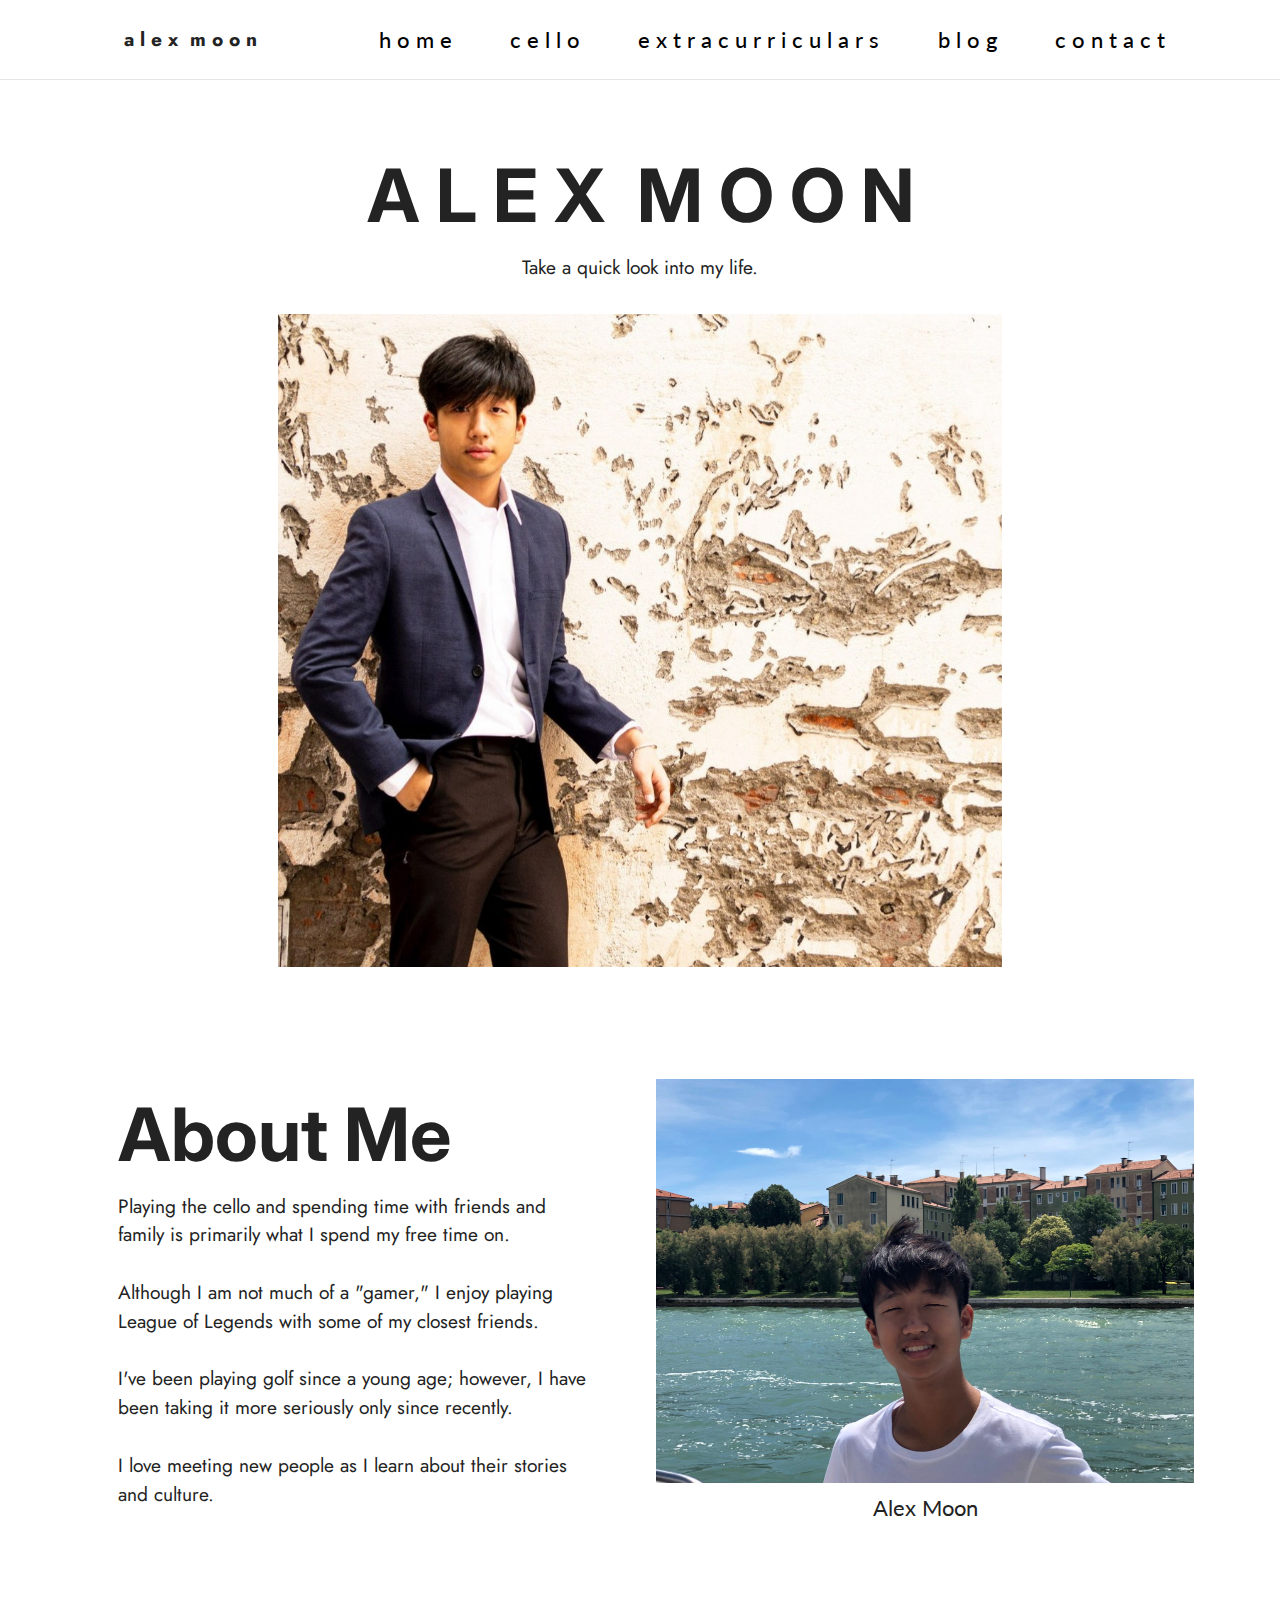
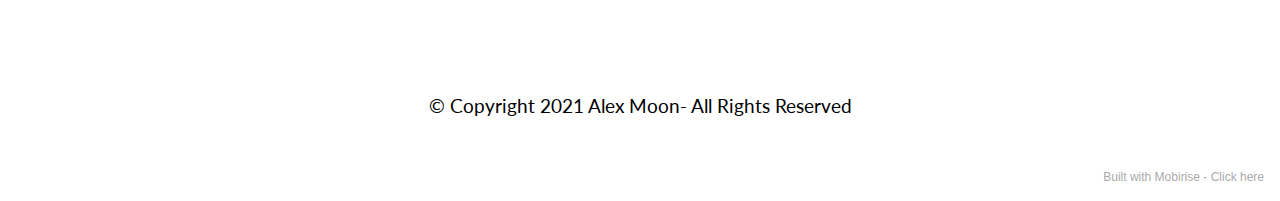
<file: index.html>
<!DOCTYPE html>
<html  >
<head>
  <!-- Site made with Mobirise Website Builder v5.2.0, https://mobirise.com -->
  <meta charset="UTF-8">
  <meta http-equiv="X-UA-Compatible" content="IE=edge">
  <meta name="generator" content="Mobirise v5.2.0, mobirise.com">
  <meta name="viewport" content="width=device-width, initial-scale=1, minimum-scale=1">
  <link rel="shortcut icon" href="assets/images/logo.png" type="image/x-icon">
  <meta name="description" content="">
  
  
  <title>Home</title>
  <link rel="stylesheet" href="assets/tether/tether.min.css">
  <link rel="stylesheet" href="assets/bootstrap/css/bootstrap.min.css">
  <link rel="stylesheet" href="assets/bootstrap/css/bootstrap-grid.min.css">
  <link rel="stylesheet" href="assets/bootstrap/css/bootstrap-reboot.min.css">
  <link rel="stylesheet" href="assets/dropdown/css/style.css">
  <link rel="stylesheet" href="assets/theme/css/style.css">
  <link rel="preload" as="style" href="assets/mobirise/css/mbr-additional.css"><link rel="stylesheet" href="assets/mobirise/css/mbr-additional.css" type="text/css">
  
  
  
  
</head>
<body>
  
  <section class="menu cid-s48OLK6784" once="menu" id="menu1-h">
    
    <nav class="navbar navbar-dropdown navbar-fixed-top navbar-expand-lg">
        <div class="container">
            <div class="navbar-brand">
                <span class="navbar-logo">
                    <a href="https://mobiri.se">
                        <img src="assets/images/logo.png" alt="Mobirise" style="height: 3.8rem;">
                    </a>
                </span>
                <span class="navbar-caption-wrap"><a class="navbar-caption text-black display-7" href="https://mobiri.se">a l e x&nbsp; m o o n&nbsp;</a></span>
            </div>
            <button class="navbar-toggler" type="button" data-toggle="collapse" data-target="#navbarSupportedContent" aria-controls="navbarNavAltMarkup" aria-expanded="false" aria-label="Toggle navigation">
                <div class="hamburger">
                    <span></span>
                    <span></span>
                    <span></span>
                    <span></span>
                </div>
            </button>
            <div class="collapse navbar-collapse" id="navbarSupportedContent">
                <ul class="navbar-nav nav-dropdown nav-right" data-app-modern-menu="true"><li class="nav-item"><a class="nav-link link text-secondary display-4" href="index.html">h o m e</a></li>
                    <li class="nav-item"><a class="nav-link link text-secondary display-4" href="cello.html">
                            c e l l o</a></li><li class="nav-item"><a class="nav-link link text-secondary text-primary display-4" href="extracurriculars.html">
                            e x t r a c u r r i c u l a r s</a></li><li class="nav-item"><a class="nav-link link text-secondary text-primary display-4" href="https://alexmoon322.github.io/blog/">
                            b l o g</a></li><li class="nav-item"><a class="nav-link link text-secondary text-primary display-4" href="contact.html">c o n t a c t</a></li></ul>
                
                
            </div>
        </div>
    </nav>

</section>

<section class="header10 cid-skCgq8XJ3w" id="header10-1p">

    

    

    <div class="align-center container-fluid">
        <div class="row justify-content-center">
            <div class="col-md-12 col-lg-9">
                <h1 class="mbr-section-title mbr-fonts-style mb-3 display-1"><strong>A L E X&nbsp; M O O N</strong></h1>
                <p class="mbr-text mbr-fonts-style display-7">Take a quick look into my life.</p>
                
                <div class="image-wrap mt-4">
                    <img src="assets/images/img-5009-1418x2048.jpeg" alt="Mobirise" title="">
                </div>
            </div>
        </div>
    </div>
</section>

<section class="image2 cid-skxgvWJlgw" id="image2-1n">
    

    

    <div class="container">
        <div class="row align-items-center">
            <div class="col-12 col-lg-6">
                <div class="image-wrapper">
                    <img src="assets/images/img-2566-1076x807.jpg" alt="Mobirise">
                    <p class="mbr-description mbr-fonts-style mt-2 align-center display-4">
                        Alex Moon</p>
                </div>
            </div>
            <div class="col-12 col-lg">
                <div class="text-wrapper">
                    <h3 class="mbr-section-title mbr-fonts-style mb-3 display-1">
                        <strong>About Me</strong></h3>
                    <p class="mbr-text mbr-fonts-style display-7">Playing the cello and spending time with friends and family is primarily what I spend my free time on.
<br>
<br>Although I am not much of a "gamer," I enjoy playing League of Legends with some of my closest friends.
<br>
<br>I've been playing golf since a young age; however, I have been taking it more seriously only since recently. 
<br>
<br>I love meeting new people as I learn about their stories and culture.</p>
                </div>
            </div>
        </div>
    </div>
</section>

<section class="footer3 cid-s48P1Icc8J" once="footers" id="footer3-i">

    

    

    <div class="container">
        <div class="media-container-row align-center mbr-white">
            
            <div class="row social-row">
                <div class="social-list align-right pb-2">
                    
                    
                    
                    
                    
                    
                <div class="soc-item">
                        <a href="https://twitter.com/thealexmoonie" target="_blank">
                            <span class="mbr-iconfont mbr-iconfont-social socicon-twitter socicon" style="color: rgb(0, 0, 0); fill: rgb(0, 0, 0);"></span>
                        </a>
                    </div><div class="soc-item">
                        <a href="https://www.facebook.com/alexmoon322/about" target="_blank">
                            <span class="mbr-iconfont mbr-iconfont-social socicon-facebook socicon" style="color: rgb(0, 0, 0); fill: rgb(0, 0, 0);"></span>
                        </a>
                    </div><div class="soc-item">
                        <a href="https://www.youtube.com/channel/UCwI-KO8OUtJz6DE3VhxTpww" target="_blank">
                            <span class="mbr-iconfont mbr-iconfont-social socicon-youtube socicon" style="color: rgb(0, 0, 0); fill: rgb(0, 0, 0);"></span>
                        </a>
                    </div><div class="soc-item">
                        <a href="https://instagram.com/alexmoon322" target="_blank">
                            <span class="mbr-iconfont mbr-iconfont-social socicon-instagram socicon" style="color: rgb(0, 0, 0); fill: rgb(0, 0, 0);"></span>
                        </a>
                    </div></div>
            </div>
            <div class="row row-copirayt">
                <p class="mbr-text mb-0 mbr-fonts-style mbr-white align-center display-5">© Copyright 2021 Alex Moon- All Rights Reserved</p>
            </div>
        </div>
    </div>
</section><section style="background-color: #fff; font-family: -apple-system, BlinkMacSystemFont, 'Segoe UI', 'Roboto', 'Helvetica Neue', Arial, sans-serif; color:#aaa; font-size:12px; padding: 0; align-items: center; display: flex;"><a href="https://mobirise.site/h" style="flex: 1 1; height: 3rem; padding-left: 1rem;"></a><p style="flex: 0 0 auto; margin:0; padding-right:1rem;">Built with Mobirise - <a href="https://mobirise.site/l" style="color:#aaa;">Click here</a></p></section><script src="assets/web/assets/jquery/jquery.min.js"></script>  <script src="assets/popper/popper.min.js"></script>  <script src="assets/tether/tether.min.js"></script>  <script src="assets/bootstrap/js/bootstrap.min.js"></script>  <script src="assets/smoothscroll/smooth-scroll.js"></script>  <script src="assets/dropdown/js/nav-dropdown.js"></script>  <script src="assets/dropdown/js/navbar-dropdown.js"></script>  <script src="assets/touchswipe/jquery.touch-swipe.min.js"></script>  <script src="assets/theme/js/script.js"></script>  
  
  
</body>
</html>
</file>
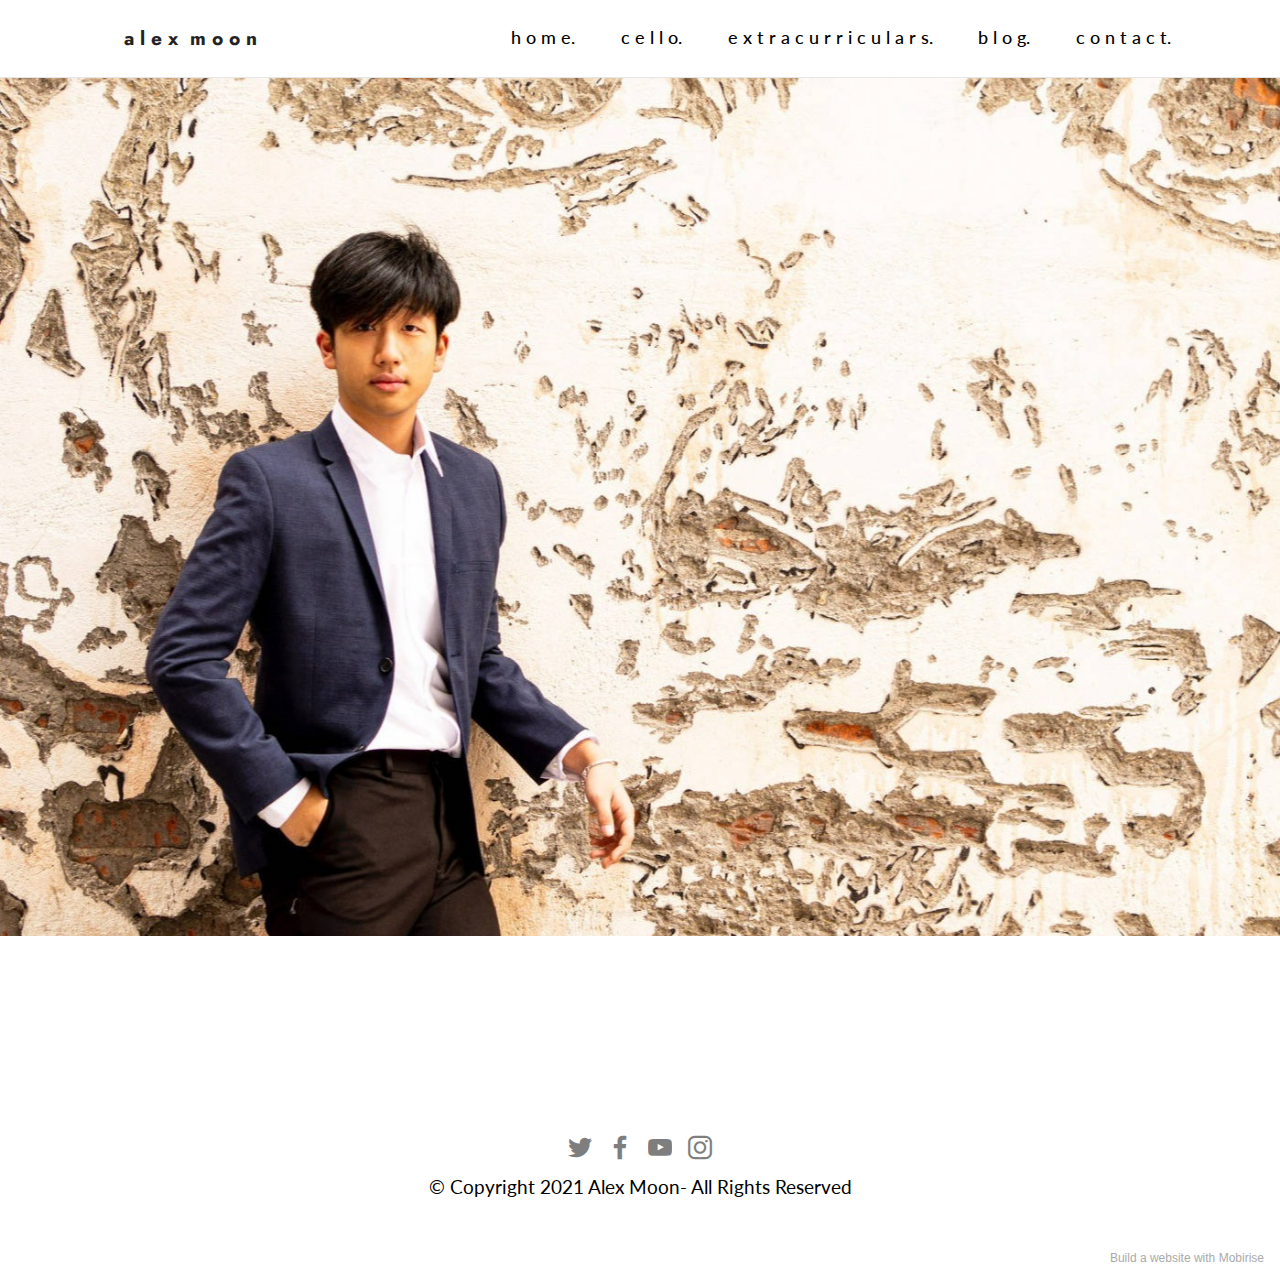
<file: WebsiteFiles/index.html>
<!DOCTYPE html>
<html  >
<head>
  <!-- Site made with Mobirise Website Builder v5.2.0, https://mobirise.com -->
  <meta charset="UTF-8">
  <meta http-equiv="X-UA-Compatible" content="IE=edge">
  <meta name="generator" content="Mobirise v5.2.0, mobirise.com">
  <meta name="viewport" content="width=device-width, initial-scale=1, minimum-scale=1">
  <link rel="shortcut icon" href="assets/images/logo.png" type="image/x-icon">
  <meta name="description" content="">
  
  
  <title>Home</title>
  <link rel="stylesheet" href="assets/tether/tether.min.css">
  <link rel="stylesheet" href="assets/bootstrap/css/bootstrap.min.css">
  <link rel="stylesheet" href="assets/bootstrap/css/bootstrap-grid.min.css">
  <link rel="stylesheet" href="assets/bootstrap/css/bootstrap-reboot.min.css">
  <link rel="stylesheet" href="assets/dropdown/css/style.css">
  <link rel="stylesheet" href="assets/socicon/css/styles.css">
  <link rel="stylesheet" href="assets/theme/css/style.css">
  <link rel="preload" as="style" href="assets/mobirise/css/mbr-additional.css"><link rel="stylesheet" href="assets/mobirise/css/mbr-additional.css" type="text/css">
  
  
  
  
</head>
<body>
  
  <section class="menu cid-s48OLK6784" once="menu" id="menu1-h">
    
    <nav class="navbar navbar-dropdown navbar-fixed-top navbar-expand-lg">
        <div class="container">
            <div class="navbar-brand">
                <span class="navbar-logo">
                    <a href="https://mobiri.se">
                        <img src="assets/images/logo.png" alt="Mobirise" style="height: 3.8rem;">
                    </a>
                </span>
                <span class="navbar-caption-wrap"><a class="navbar-caption text-black display-7" href="https://mobiri.se">a l e x&nbsp; m o o n&nbsp;</a></span>
            </div>
            <button class="navbar-toggler" type="button" data-toggle="collapse" data-target="#navbarSupportedContent" aria-controls="navbarNavAltMarkup" aria-expanded="false" aria-label="Toggle navigation">
                <div class="hamburger">
                    <span></span>
                    <span></span>
                    <span></span>
                    <span></span>
                </div>
            </button>
            <div class="collapse navbar-collapse" id="navbarSupportedContent">
                <ul class="navbar-nav nav-dropdown nav-right" data-app-modern-menu="true"><li class="nav-item"><a class="nav-link link text-secondary display-4" href="index.html">h o m e.</a></li>
                    <li class="nav-item"><a class="nav-link link text-secondary display-4" href="cello.html">
                            c e l l o.</a></li><li class="nav-item"><a class="nav-link link text-secondary text-primary display-4" href="extracurriculars.html">
                            e x t r a c u r r i c u l a r s.</a></li><li class="nav-item"><a class="nav-link link text-secondary display-4" href="blog.html">
                            b l o g.</a></li><li class="nav-item"><a class="nav-link link text-secondary text-primary display-4" href="contact.html">c o n t a c t.</a></li></ul>
                
                
            </div>
        </div>
    </nav>

</section>

<section class="header1 cid-s48MCQYojq mbr-fullscreen mbr-parallax-background" id="header1-f">

    

    <div class="mbr-overlay" style="opacity: 0; background-color: rgb(228, 63, 63);"></div>

    <div class="align-center container-fluid">
        <div class="row justify-content-end">
            <div class="col-12 col-lg-9">
                
                
                
                
            </div>
        </div>
    </div>
</section>

<section class="content1 cid-s48udlf8KU" id="content1-8">
    
    <div class="container">
        <div class="row justify-content-center">
            <div class="title col-12 col-md-9">
                <h3 class="mbr-section-title mbr-fonts-style align-center mb-4 display-1"></h3>
                <h4 class="mbr-section-subtitle align-center mbr-fonts-style mb-4 display-7"></h4>
                
            </div>
        </div>
    </div>
</section>

<section class="footer3 cid-s48P1Icc8J" once="footers" id="footer3-i">

    

    

    <div class="container">
        <div class="media-container-row align-center mbr-white">
            
            <div class="row social-row">
                <div class="social-list align-right pb-2">
                    
                    
                    
                    
                    
                    
                <div class="soc-item">
                        <a href="https://twitter.com/thealexmoonie" target="_blank">
                            <span class="mbr-iconfont mbr-iconfont-social socicon-twitter socicon" style="color: rgb(0, 0, 0); fill: rgb(0, 0, 0);"></span>
                        </a>
                    </div><div class="soc-item">
                        <a href="https://www.facebook.com/alexmoon322/about" target="_blank">
                            <span class="mbr-iconfont mbr-iconfont-social socicon-facebook socicon" style="color: rgb(0, 0, 0); fill: rgb(0, 0, 0);"></span>
                        </a>
                    </div><div class="soc-item">
                        <a href="https://www.youtube.com/channel/UCwI-KO8OUtJz6DE3VhxTpww" target="_blank">
                            <span class="mbr-iconfont mbr-iconfont-social socicon-youtube socicon" style="color: rgb(0, 0, 0); fill: rgb(0, 0, 0);"></span>
                        </a>
                    </div><div class="soc-item">
                        <a href="https://instagram.com/alexmoon322" target="_blank">
                            <span class="mbr-iconfont mbr-iconfont-social socicon-instagram socicon" style="color: rgb(0, 0, 0); fill: rgb(0, 0, 0);"></span>
                        </a>
                    </div></div>
            </div>
            <div class="row row-copirayt">
                <p class="mbr-text mb-0 mbr-fonts-style mbr-white align-center display-5">© Copyright 2021 Alex Moon- All Rights Reserved</p>
            </div>
        </div>
    </div>
</section><section style="background-color: #fff; font-family: -apple-system, BlinkMacSystemFont, 'Segoe UI', 'Roboto', 'Helvetica Neue', Arial, sans-serif; color:#aaa; font-size:12px; padding: 0; align-items: center; display: flex;"><a href="https://mobirise.site/s" style="flex: 1 1; height: 3rem; padding-left: 1rem;"></a><p style="flex: 0 0 auto; margin:0; padding-right:1rem;">Build a website with <a href="https://mobirise.site/z" style="color:#aaa;">Mobirise</a></p></section><script src="assets/web/assets/jquery/jquery.min.js"></script>  <script src="assets/popper/popper.min.js"></script>  <script src="assets/tether/tether.min.js"></script>  <script src="assets/bootstrap/js/bootstrap.min.js"></script>  <script src="assets/smoothscroll/smooth-scroll.js"></script>  <script src="assets/parallax/jarallax.min.js"></script>  <script src="assets/dropdown/js/nav-dropdown.js"></script>  <script src="assets/dropdown/js/navbar-dropdown.js"></script>  <script src="assets/touchswipe/jquery.touch-swipe.min.js"></script>  <script src="assets/theme/js/script.js"></script>  
  
  
</body>
</html>
</file>
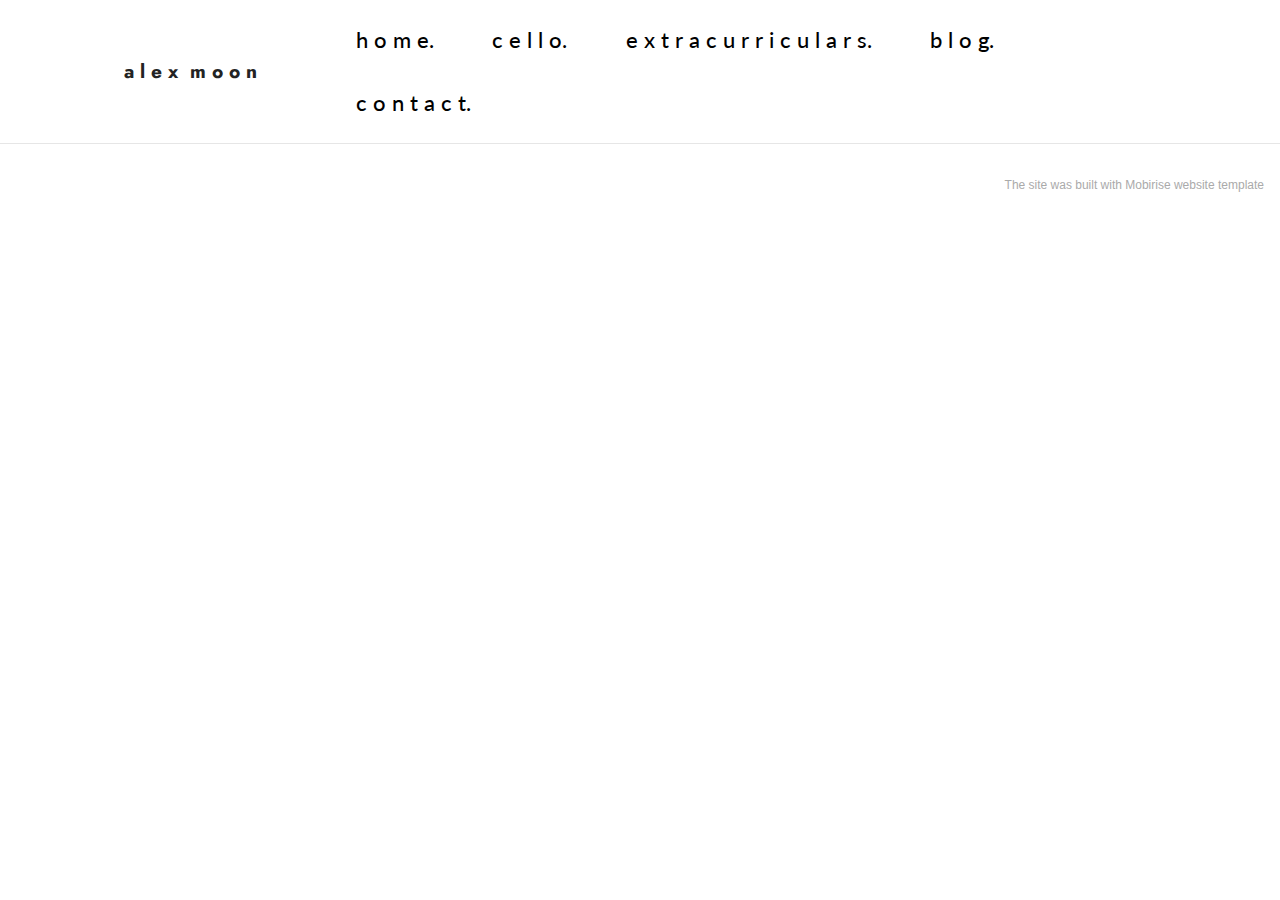
<file: blog.html>
<!DOCTYPE html>
<html  >
<head>
  <!-- Site made with Mobirise Website Builder v5.2.0, https://mobirise.com -->
  <meta charset="UTF-8">
  <meta http-equiv="X-UA-Compatible" content="IE=edge">
  <meta name="generator" content="Mobirise v5.2.0, mobirise.com">
  <meta name="viewport" content="width=device-width, initial-scale=1, minimum-scale=1">
  <link rel="shortcut icon" href="assets/images/logo.png" type="image/x-icon">
  <meta name="description" content="">
  
  
  <title>Blog</title>
  <link rel="stylesheet" href="assets/tether/tether.min.css">
  <link rel="stylesheet" href="assets/bootstrap/css/bootstrap.min.css">
  <link rel="stylesheet" href="assets/bootstrap/css/bootstrap-grid.min.css">
  <link rel="stylesheet" href="assets/bootstrap/css/bootstrap-reboot.min.css">
  <link rel="stylesheet" href="assets/dropdown/css/style.css">
  <link rel="stylesheet" href="assets/theme/css/style.css">
  <link rel="preload" as="style" href="assets/mobirise/css/mbr-additional.css"><link rel="stylesheet" href="assets/mobirise/css/mbr-additional.css" type="text/css">
  
  
  
  
</head>
<body>
  
  <section class="menu cid-s48OLK6784" once="menu" id="menu1-q">
    
    <nav class="navbar navbar-dropdown navbar-fixed-top navbar-expand-lg">
        <div class="container">
            <div class="navbar-brand">
                <span class="navbar-logo">
                    <a href="https://mobiri.se">
                        <img src="assets/images/logo.png" alt="Mobirise" style="height: 3.8rem;">
                    </a>
                </span>
                <span class="navbar-caption-wrap"><a class="navbar-caption text-black display-7" href="https://mobiri.se">a l e x&nbsp; m o o n&nbsp;</a></span>
            </div>
            <button class="navbar-toggler" type="button" data-toggle="collapse" data-target="#navbarSupportedContent" aria-controls="navbarNavAltMarkup" aria-expanded="false" aria-label="Toggle navigation">
                <div class="hamburger">
                    <span></span>
                    <span></span>
                    <span></span>
                    <span></span>
                </div>
            </button>
            <div class="collapse navbar-collapse" id="navbarSupportedContent">
                <ul class="navbar-nav nav-dropdown nav-right" data-app-modern-menu="true"><li class="nav-item"><a class="nav-link link text-secondary display-4" href="index.html">h o m e.</a></li>
                    <li class="nav-item"><a class="nav-link link text-secondary display-4" href="cello.html">
                            c e l l o.</a></li><li class="nav-item"><a class="nav-link link text-secondary text-primary display-4" href="extracurriculars.html">
                            e x t r a c u r r i c u l a r s.</a></li><li class="nav-item"><a class="nav-link link text-secondary text-primary display-4" href="https://alexmoon322.github.io/blog/">
                            b l o g.</a></li><li class="nav-item"><a class="nav-link link text-secondary text-primary display-4" href="contact.html">c o n t a c t.</a></li></ul>
                
                
            </div>
        </div>
    </nav>

</section>

<section class="footer3 cid-s48P1Icc8J" once="footers" id="footer3-r">

    

    

    <div class="container">
        <div class="media-container-row align-center mbr-white">
            
            <div class="row social-row">
                <div class="social-list align-right pb-2">
                    
                    
                    
                    
                    
                    
                <div class="soc-item">
                        <a href="https://twitter.com/thealexmoonie" target="_blank">
                            <span class="mbr-iconfont mbr-iconfont-social socicon-twitter socicon" style="color: rgb(0, 0, 0); fill: rgb(0, 0, 0);"></span>
                        </a>
                    </div><div class="soc-item">
                        <a href="https://www.facebook.com/alexmoon322/about" target="_blank">
                            <span class="mbr-iconfont mbr-iconfont-social socicon-facebook socicon" style="color: rgb(0, 0, 0); fill: rgb(0, 0, 0);"></span>
                        </a>
                    </div><div class="soc-item">
                        <a href="https://www.youtube.com/channel/UCwI-KO8OUtJz6DE3VhxTpww" target="_blank">
                            <span class="mbr-iconfont mbr-iconfont-social socicon-youtube socicon" style="color: rgb(0, 0, 0); fill: rgb(0, 0, 0);"></span>
                        </a>
                    </div><div class="soc-item">
                        <a href="https://instagram.com/alexmoon322" target="_blank">
                            <span class="mbr-iconfont mbr-iconfont-social socicon-instagram socicon" style="color: rgb(0, 0, 0); fill: rgb(0, 0, 0);"></span>
                        </a>
                    </div></div>
            </div>
            <div class="row row-copirayt">
                <p class="mbr-text mb-0 mbr-fonts-style mbr-white align-center display-5">© Copyright 2021 Alex Moon- All Rights Reserved</p>
            </div>
        </div>
    </div>
</section><section style="background-color: #fff; font-family: -apple-system, BlinkMacSystemFont, 'Segoe UI', 'Roboto', 'Helvetica Neue', Arial, sans-serif; color:#aaa; font-size:12px; padding: 0; align-items: center; display: flex;"><a href="https://mobirise.site/c" style="flex: 1 1; height: 3rem; padding-left: 1rem;"></a><p style="flex: 0 0 auto; margin:0; padding-right:1rem;"><a href="https://mobirise.site/q" style="color:#aaa;">The site</a> was built with Mobirise website template</p></section><script src="assets/web/assets/jquery/jquery.min.js"></script>  <script src="assets/popper/popper.min.js"></script>  <script src="assets/tether/tether.min.js"></script>  <script src="assets/bootstrap/js/bootstrap.min.js"></script>  <script src="assets/smoothscroll/smooth-scroll.js"></script>  <script src="assets/dropdown/js/nav-dropdown.js"></script>  <script src="assets/dropdown/js/navbar-dropdown.js"></script>  <script src="assets/touchswipe/jquery.touch-swipe.min.js"></script>  <script src="assets/theme/js/script.js"></script>  
  
  
</body>
</html>
</file>
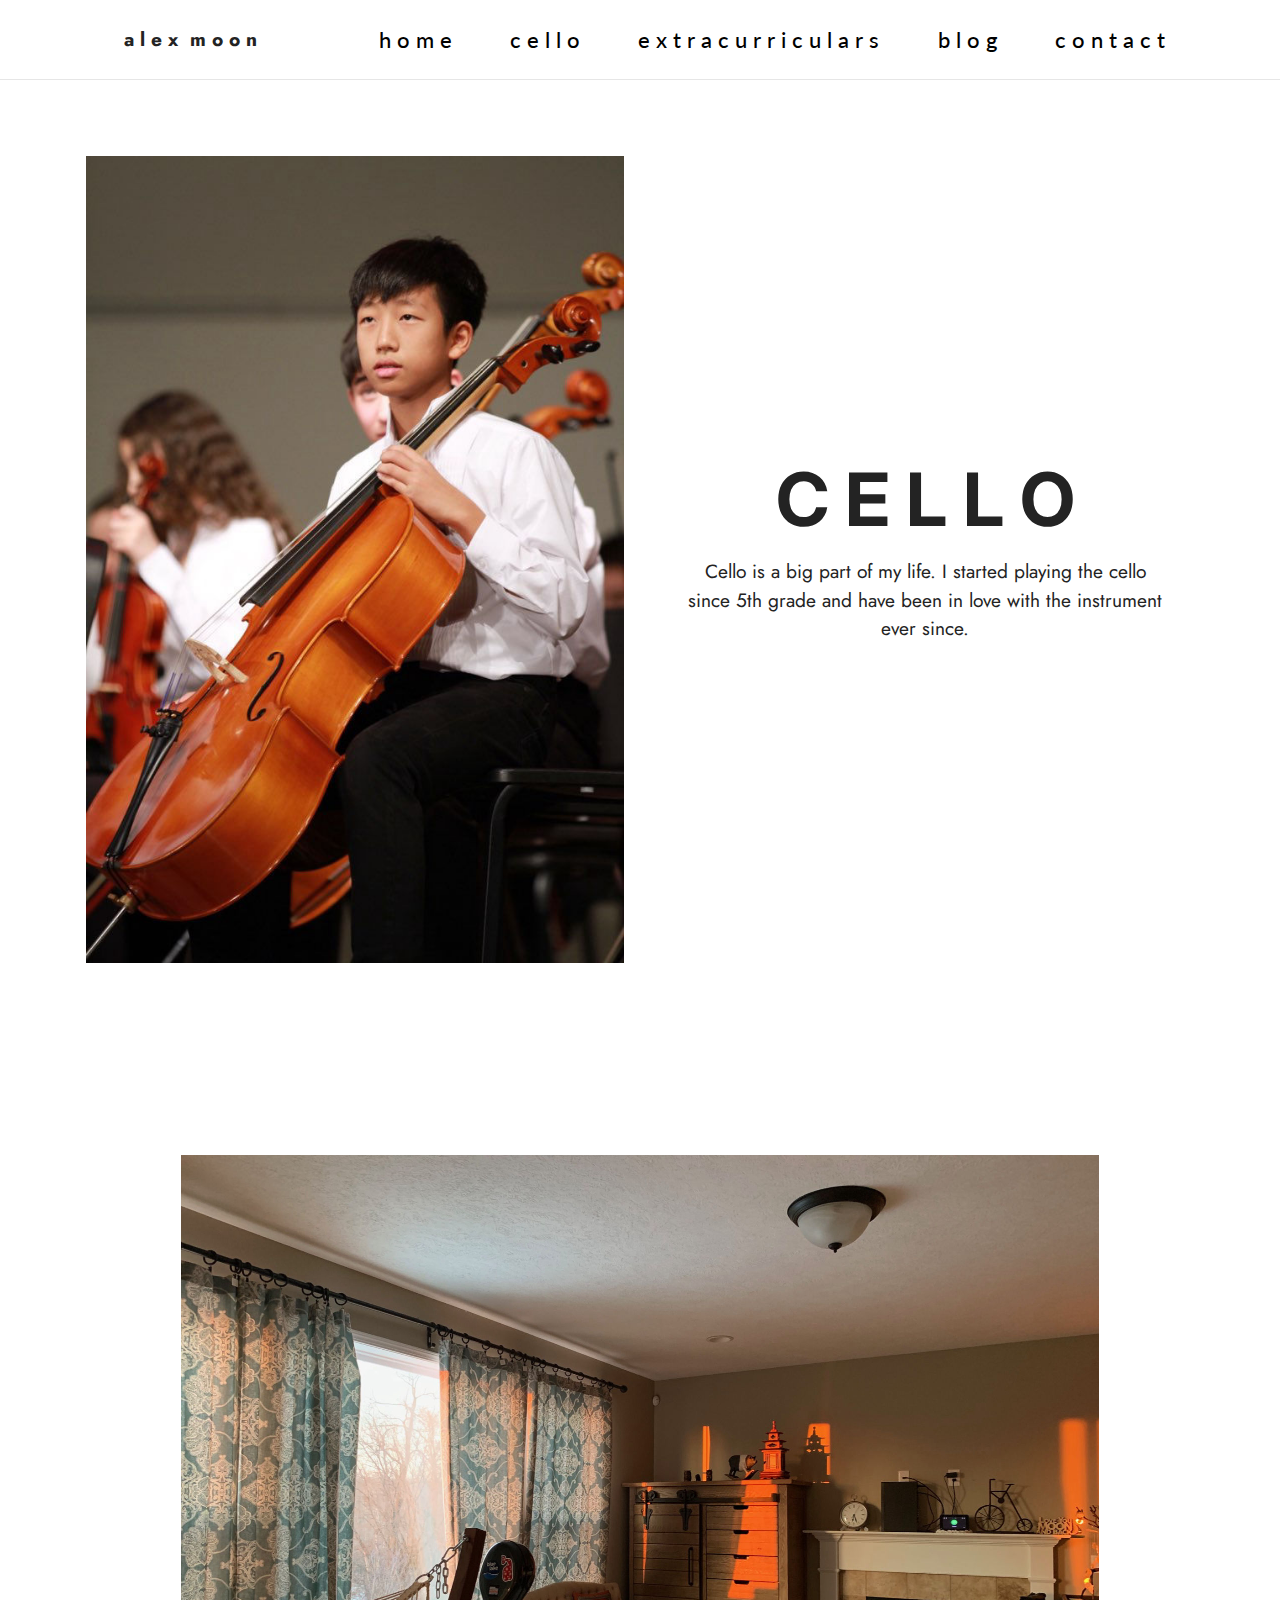
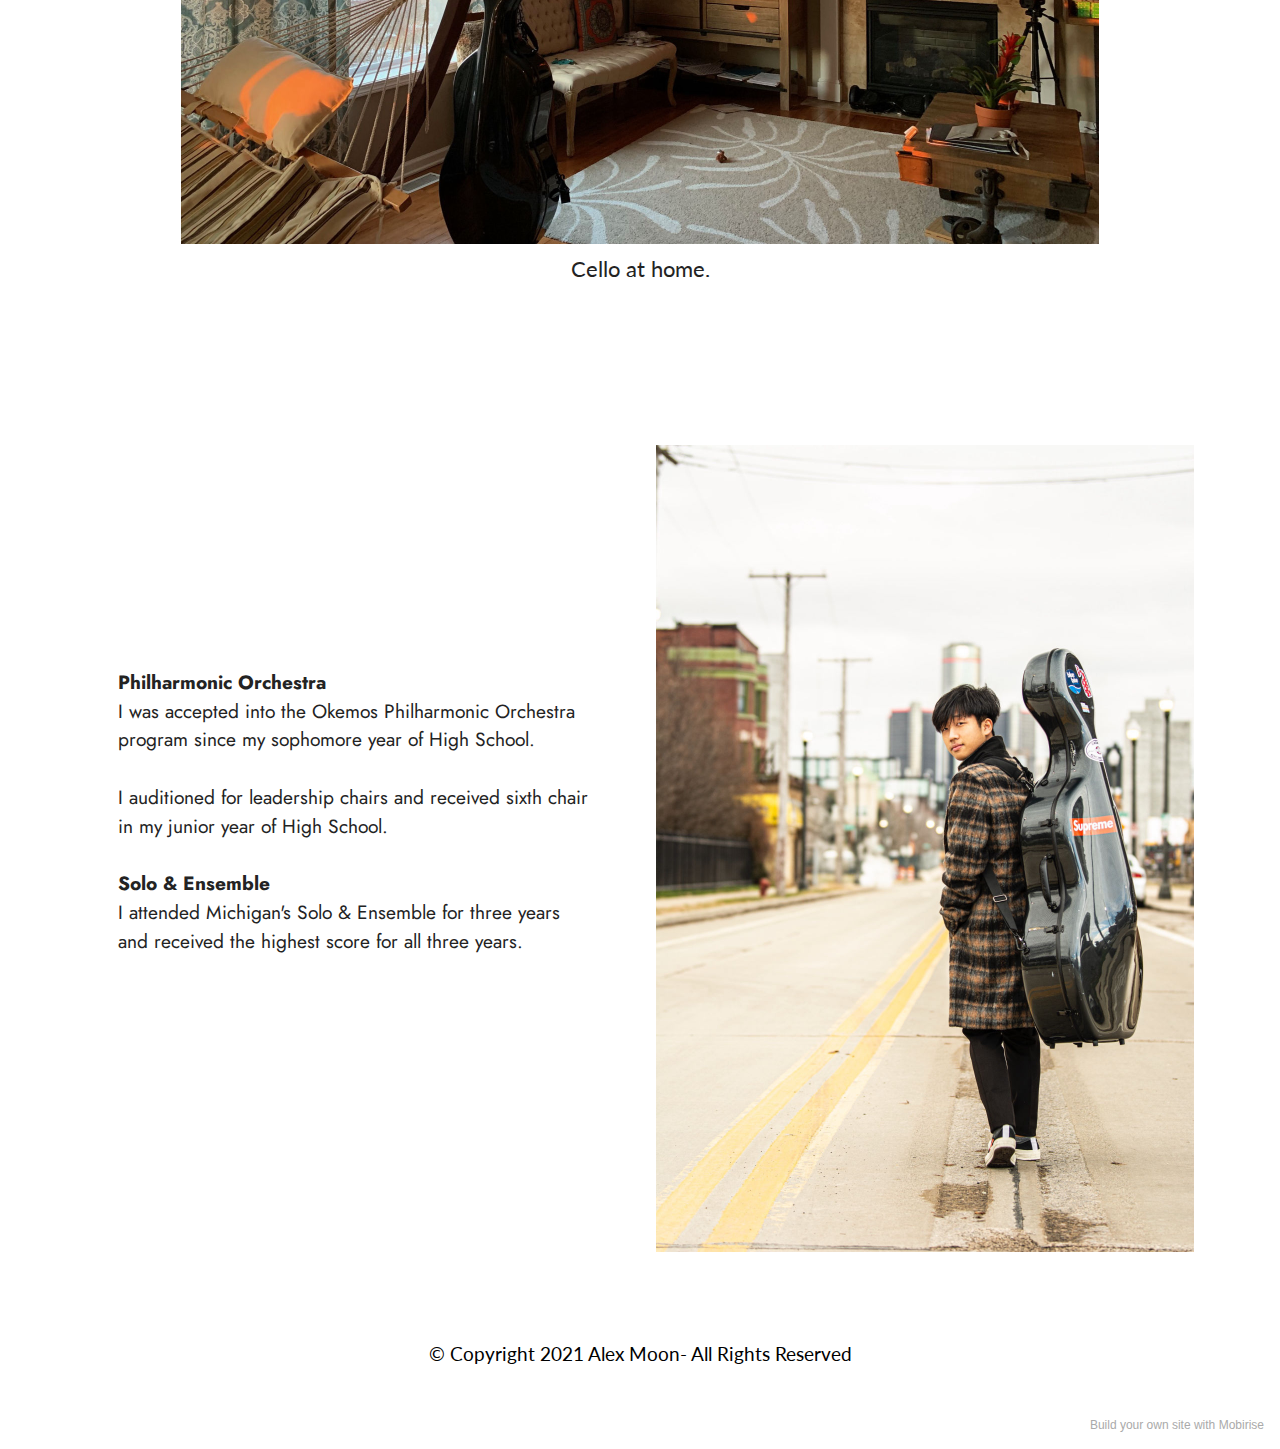
<file: cello.html>
<!DOCTYPE html>
<html  >
<head>
  <!-- Site made with Mobirise Website Builder v5.2.0, https://mobirise.com -->
  <meta charset="UTF-8">
  <meta http-equiv="X-UA-Compatible" content="IE=edge">
  <meta name="generator" content="Mobirise v5.2.0, mobirise.com">
  <meta name="viewport" content="width=device-width, initial-scale=1, minimum-scale=1">
  <link rel="shortcut icon" href="assets/images/logo.png" type="image/x-icon">
  <meta name="description" content="">
  
  
  <title>Cello</title>
  <link rel="stylesheet" href="assets/tether/tether.min.css">
  <link rel="stylesheet" href="assets/bootstrap/css/bootstrap.min.css">
  <link rel="stylesheet" href="assets/bootstrap/css/bootstrap-grid.min.css">
  <link rel="stylesheet" href="assets/bootstrap/css/bootstrap-reboot.min.css">
  <link rel="stylesheet" href="assets/dropdown/css/style.css">
  <link rel="stylesheet" href="assets/theme/css/style.css">
  <link rel="preload" as="style" href="assets/mobirise/css/mbr-additional.css"><link rel="stylesheet" href="assets/mobirise/css/mbr-additional.css" type="text/css">
  
  
  
  
</head>
<body>
  
  <section class="menu cid-s48OLK6784" once="menu" id="menu1-m">
    
    <nav class="navbar navbar-dropdown navbar-fixed-top navbar-expand-lg">
        <div class="container">
            <div class="navbar-brand">
                <span class="navbar-logo">
                    <a href="https://mobiri.se">
                        <img src="assets/images/logo.png" alt="Mobirise" style="height: 3.8rem;">
                    </a>
                </span>
                <span class="navbar-caption-wrap"><a class="navbar-caption text-black display-7" href="https://mobiri.se">a l e x&nbsp; m o o n&nbsp;</a></span>
            </div>
            <button class="navbar-toggler" type="button" data-toggle="collapse" data-target="#navbarSupportedContent" aria-controls="navbarNavAltMarkup" aria-expanded="false" aria-label="Toggle navigation">
                <div class="hamburger">
                    <span></span>
                    <span></span>
                    <span></span>
                    <span></span>
                </div>
            </button>
            <div class="collapse navbar-collapse" id="navbarSupportedContent">
                <ul class="navbar-nav nav-dropdown nav-right" data-app-modern-menu="true"><li class="nav-item"><a class="nav-link link text-secondary display-4" href="index.html">h o m e</a></li>
                    <li class="nav-item"><a class="nav-link link text-secondary display-4" href="cello.html">
                            c e l l o</a></li><li class="nav-item"><a class="nav-link link text-secondary text-primary display-4" href="extracurriculars.html">
                            e x t r a c u r r i c u l a r s</a></li><li class="nav-item"><a class="nav-link link text-secondary text-primary display-4" href="https://alexmoon322.github.io/blog/">
                            b l o g</a></li><li class="nav-item"><a class="nav-link link text-secondary text-primary display-4" href="contact.html">c o n t a c t</a></li></ul>
                
                
            </div>
        </div>
    </nav>

</section>

<section class="header11 cid-skp4sx4DqT" id="header11-x">

    

    

    <div class="container">
        <div class="row justify-content-center">
            <div class="col-12 col-md-6 image-wrapper">
                <img class="w-100" src="assets/images/img-1853-640x960.jpg" alt="Mobirise">
            </div>
            <div class="col-12 col-md">
                <div class="text-wrapper text-center">
                    <h1 class="mbr-section-title mbr-fonts-style mb-3 display-1"><strong>C E L L O</strong></h1>
                    <p class="mbr-text mbr-fonts-style display-7">Cello is a big part of my life. I started playing the cello since 5th grade and have been in love with the instrument ever since.</p>
                    
                </div>
            </div>
        </div>
    </div>
</section>

<section class="image3 cid-skIsv6HTEs" id="image3-1q">
    

    

    <div class="container">
        <div class="row justify-content-center">
            <div class="col-12 col-lg-10">
                <div class="image-wrapper">
                    <img src="assets/images/img-6549-1836x1377.jpg" alt="Mobirise">
                    <p class="mbr-description mbr-fonts-style mt-2 align-center display-4">Cello at home.</p>
                </div>
            </div>
        </div>
    </div>
</section>

<section class="header14 cid-skp6pZFT75 mbr-fullscreen" id="header14-y">

    

    

    <div class="container">
        <div class="row justify-content-center align-items-center">
            <div class="col-12 col-md-6 image-wrapper">
                <img src="assets/images/img-5008-1076x1614.jpg" alt="Mobirise">
            </div>
            <div class="col-12 col-md">
                <div class="text-wrapper">
                    
                    <p class="mbr-text mbr-fonts-style display-7"><strong>Philharmonic Orchestra</strong><br>I was accepted into the Okemos Philharmonic Orchestra program since my sophomore year of High School.&nbsp;<br><br>I auditioned for leadership chairs and received sixth chair in my junior year of High School.<br><br><strong>Solo &amp; Ensemble</strong><br>I attended Michigan's Solo &amp; Ensemble for three years and received the highest score for all three years.<br><br><br></p>
                    
                </div>
            </div>
        </div>
    </div>
</section>

<section class="footer3 cid-s48P1Icc8J" once="footers" id="footer3-n">

    

    

    <div class="container">
        <div class="media-container-row align-center mbr-white">
            
            <div class="row social-row">
                <div class="social-list align-right pb-2">
                    
                    
                    
                    
                    
                    
                <div class="soc-item">
                        <a href="https://twitter.com/thealexmoonie" target="_blank">
                            <span class="mbr-iconfont mbr-iconfont-social socicon-twitter socicon" style="color: rgb(0, 0, 0); fill: rgb(0, 0, 0);"></span>
                        </a>
                    </div><div class="soc-item">
                        <a href="https://www.facebook.com/alexmoon322/about" target="_blank">
                            <span class="mbr-iconfont mbr-iconfont-social socicon-facebook socicon" style="color: rgb(0, 0, 0); fill: rgb(0, 0, 0);"></span>
                        </a>
                    </div><div class="soc-item">
                        <a href="https://www.youtube.com/channel/UCwI-KO8OUtJz6DE3VhxTpww" target="_blank">
                            <span class="mbr-iconfont mbr-iconfont-social socicon-youtube socicon" style="color: rgb(0, 0, 0); fill: rgb(0, 0, 0);"></span>
                        </a>
                    </div><div class="soc-item">
                        <a href="https://instagram.com/alexmoon322" target="_blank">
                            <span class="mbr-iconfont mbr-iconfont-social socicon-instagram socicon" style="color: rgb(0, 0, 0); fill: rgb(0, 0, 0);"></span>
                        </a>
                    </div></div>
            </div>
            <div class="row row-copirayt">
                <p class="mbr-text mb-0 mbr-fonts-style mbr-white align-center display-5">© Copyright 2021 Alex Moon- All Rights Reserved</p>
            </div>
        </div>
    </div>
</section><section style="background-color: #fff; font-family: -apple-system, BlinkMacSystemFont, 'Segoe UI', 'Roboto', 'Helvetica Neue', Arial, sans-serif; color:#aaa; font-size:12px; padding: 0; align-items: center; display: flex;"><a href="https://mobirise.site/q" style="flex: 1 1; height: 3rem; padding-left: 1rem;"></a><p style="flex: 0 0 auto; margin:0; padding-right:1rem;">Build your own site with <a href="https://mobirise.site/z" style="color:#aaa;">Mobirise</a></p></section><script src="assets/web/assets/jquery/jquery.min.js"></script>  <script src="assets/popper/popper.min.js"></script>  <script src="assets/tether/tether.min.js"></script>  <script src="assets/bootstrap/js/bootstrap.min.js"></script>  <script src="assets/smoothscroll/smooth-scroll.js"></script>  <script src="assets/dropdown/js/nav-dropdown.js"></script>  <script src="assets/dropdown/js/navbar-dropdown.js"></script>  <script src="assets/touchswipe/jquery.touch-swipe.min.js"></script>  <script src="assets/theme/js/script.js"></script>  
  
  
</body>
</html>
</file>
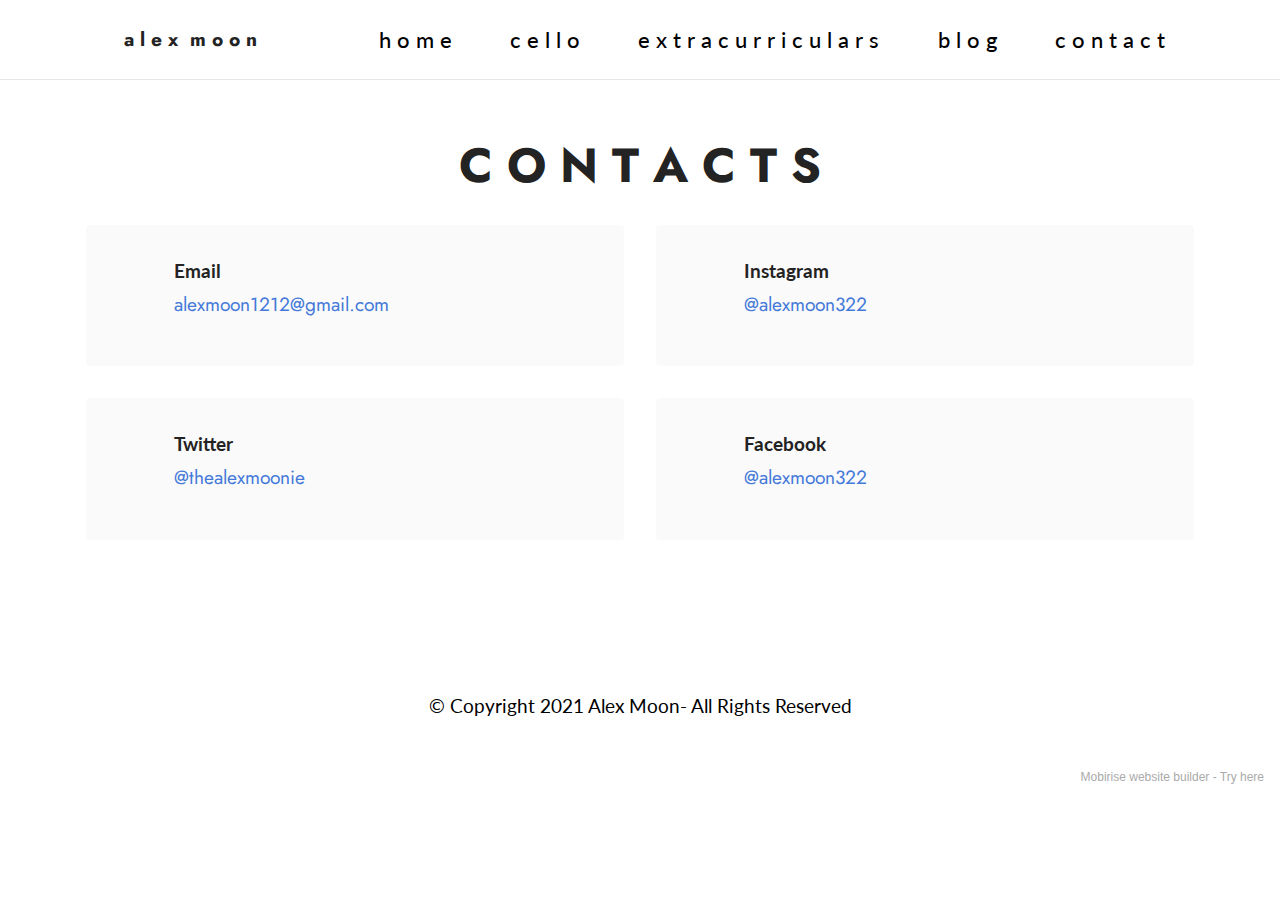
<file: contact.html>
<!DOCTYPE html>
<html  >
<head>
  <!-- Site made with Mobirise Website Builder v5.2.0, https://mobirise.com -->
  <meta charset="UTF-8">
  <meta http-equiv="X-UA-Compatible" content="IE=edge">
  <meta name="generator" content="Mobirise v5.2.0, mobirise.com">
  <meta name="viewport" content="width=device-width, initial-scale=1, minimum-scale=1">
  <link rel="shortcut icon" href="assets/images/logo.png" type="image/x-icon">
  <meta name="description" content="">
  
  
  <title>Contact</title>
  <link rel="stylesheet" href="assets/tether/tether.min.css">
  <link rel="stylesheet" href="assets/bootstrap/css/bootstrap.min.css">
  <link rel="stylesheet" href="assets/bootstrap/css/bootstrap-grid.min.css">
  <link rel="stylesheet" href="assets/bootstrap/css/bootstrap-reboot.min.css">
  <link rel="stylesheet" href="assets/dropdown/css/style.css">
  <link rel="stylesheet" href="assets/theme/css/style.css">
  <link rel="preload" as="style" href="assets/mobirise/css/mbr-additional.css"><link rel="stylesheet" href="assets/mobirise/css/mbr-additional.css" type="text/css">
  
  
  
  
</head>
<body>
  
  <section class="menu cid-s48OLK6784" once="menu" id="menu1-1d">
    
    <nav class="navbar navbar-dropdown navbar-fixed-top navbar-expand-lg">
        <div class="container">
            <div class="navbar-brand">
                <span class="navbar-logo">
                    <a href="https://mobiri.se">
                        <img src="assets/images/logo.png" alt="Mobirise" style="height: 3.8rem;">
                    </a>
                </span>
                <span class="navbar-caption-wrap"><a class="navbar-caption text-black display-7" href="https://mobiri.se">a l e x&nbsp; m o o n&nbsp;</a></span>
            </div>
            <button class="navbar-toggler" type="button" data-toggle="collapse" data-target="#navbarSupportedContent" aria-controls="navbarNavAltMarkup" aria-expanded="false" aria-label="Toggle navigation">
                <div class="hamburger">
                    <span></span>
                    <span></span>
                    <span></span>
                    <span></span>
                </div>
            </button>
            <div class="collapse navbar-collapse" id="navbarSupportedContent">
                <ul class="navbar-nav nav-dropdown nav-right" data-app-modern-menu="true"><li class="nav-item"><a class="nav-link link text-secondary display-4" href="index.html">h o m e</a></li>
                    <li class="nav-item"><a class="nav-link link text-secondary display-4" href="cello.html">
                            c e l l o</a></li><li class="nav-item"><a class="nav-link link text-secondary text-primary display-4" href="extracurriculars.html">
                            e x t r a c u r r i c u l a r s</a></li><li class="nav-item"><a class="nav-link link text-secondary text-primary display-4" href="https://alexmoon322.github.io/blog/">
                            b l o g</a></li><li class="nav-item"><a class="nav-link link text-secondary text-primary display-4" href="contact.html">c o n t a c t</a></li></ul>
                
                
            </div>
        </div>
    </nav>

</section>

<section class="contacts2 cid-skxeKxe9JV" id="contacts2-1k">
    <!---->
    
    
    <div class="container">
        <div class="mbr-section-head">
            <h3 class="mbr-section-title mbr-fonts-style align-center mb-0 display-2">
                <strong>C O N T A C T S</strong></h3>
            
        </div>
        <div class="row justify-content-center mt-4">
            <div class="card col-12 col-md-6">
                <div class="card-wrapper">
                    <div class="image-wrapper">
                        <span class="mbr-iconfont socicon-mail socicon"></span>
                    </div>
                    <div class="text-wrapper">
                        <h6 class="card-title mbr-fonts-style mb-1 display-5"><strong>Email</strong></h6>
                        <p class="mbr-text mbr-fonts-style display-7">alexmoon1212@gmail.com&nbsp; &nbsp; &nbsp; &nbsp; &nbsp; &nbsp; &nbsp; &nbsp; &nbsp; &nbsp; &nbsp; &nbsp; &nbsp;</p>
                    </div>
                </div>
            </div>
            <div class="card col-12 col-md-6">
                <div class="card-wrapper">
                    <div class="image-wrapper">
                        <span class="mbr-iconfont socicon-instagram socicon"></span>
                    </div>
                    <div class="text-wrapper">
                        <h6 class="card-title mbr-fonts-style mb-1 display-5"><strong>Instagram</strong></h6>
                        <p class="mbr-text mbr-fonts-style display-7">@alexmoon322</p>
                    </div>
                </div>
            </div>
            <div class="card col-12 col-md-6">
                <div class="card-wrapper">
                    <div class="image-wrapper">
                        <span class="mbr-iconfont socicon-twitter socicon"></span>
                    </div>
                    <div class="text-wrapper">
                        <h6 class="card-title mbr-fonts-style mb-1 display-5"><strong>Twitter</strong></h6>
                        <p class="mbr-text mbr-fonts-style display-7">
                            @thealexmoonie</p>
                    </div>
                </div>
            </div>
            <div class="card col-12 col-md-6">
                <div class="card-wrapper">
                    <div class="image-wrapper">
                        <span class="mbr-iconfont socicon-facebook socicon"></span>
                    </div>
                    <div class="text-wrapper">
                        <h6 class="card-title mbr-fonts-style mb-1 display-5"><strong>Facebook</strong></h6>
                        <p class="mbr-text mbr-fonts-style display-7">
                            @alexmoon322</p>
                    </div>
                </div>
            </div>
        </div>
    </div>
</section>

<section class="footer3 cid-s48P1Icc8J" once="footers" id="footer3-1e">

    

    

    <div class="container">
        <div class="media-container-row align-center mbr-white">
            
            <div class="row social-row">
                <div class="social-list align-right pb-2">
                    
                    
                    
                    
                    
                    
                <div class="soc-item">
                        <a href="https://twitter.com/thealexmoonie" target="_blank">
                            <span class="mbr-iconfont mbr-iconfont-social socicon-twitter socicon" style="color: rgb(0, 0, 0); fill: rgb(0, 0, 0);"></span>
                        </a>
                    </div><div class="soc-item">
                        <a href="https://www.facebook.com/alexmoon322/about" target="_blank">
                            <span class="mbr-iconfont mbr-iconfont-social socicon-facebook socicon" style="color: rgb(0, 0, 0); fill: rgb(0, 0, 0);"></span>
                        </a>
                    </div><div class="soc-item">
                        <a href="https://www.youtube.com/channel/UCwI-KO8OUtJz6DE3VhxTpww" target="_blank">
                            <span class="mbr-iconfont mbr-iconfont-social socicon-youtube socicon" style="color: rgb(0, 0, 0); fill: rgb(0, 0, 0);"></span>
                        </a>
                    </div><div class="soc-item">
                        <a href="https://instagram.com/alexmoon322" target="_blank">
                            <span class="mbr-iconfont mbr-iconfont-social socicon-instagram socicon" style="color: rgb(0, 0, 0); fill: rgb(0, 0, 0);"></span>
                        </a>
                    </div></div>
            </div>
            <div class="row row-copirayt">
                <p class="mbr-text mb-0 mbr-fonts-style mbr-white align-center display-5">© Copyright 2021 Alex Moon- All Rights Reserved</p>
            </div>
        </div>
    </div>
</section><section style="background-color: #fff; font-family: -apple-system, BlinkMacSystemFont, 'Segoe UI', 'Roboto', 'Helvetica Neue', Arial, sans-serif; color:#aaa; font-size:12px; padding: 0; align-items: center; display: flex;"><a href="https://mobirise.site/x" style="flex: 1 1; height: 3rem; padding-left: 1rem;"></a><p style="flex: 0 0 auto; margin:0; padding-right:1rem;">Mobirise website builder - <a href="https://mobirise.site/n" style="color:#aaa;">Try here</a></p></section><script src="assets/web/assets/jquery/jquery.min.js"></script>  <script src="assets/popper/popper.min.js"></script>  <script src="assets/tether/tether.min.js"></script>  <script src="assets/bootstrap/js/bootstrap.min.js"></script>  <script src="assets/smoothscroll/smooth-scroll.js"></script>  <script src="assets/dropdown/js/nav-dropdown.js"></script>  <script src="assets/dropdown/js/navbar-dropdown.js"></script>  <script src="assets/touchswipe/jquery.touch-swipe.min.js"></script>  <script src="assets/theme/js/script.js"></script>  
  
  
</body>
</html>
</file>
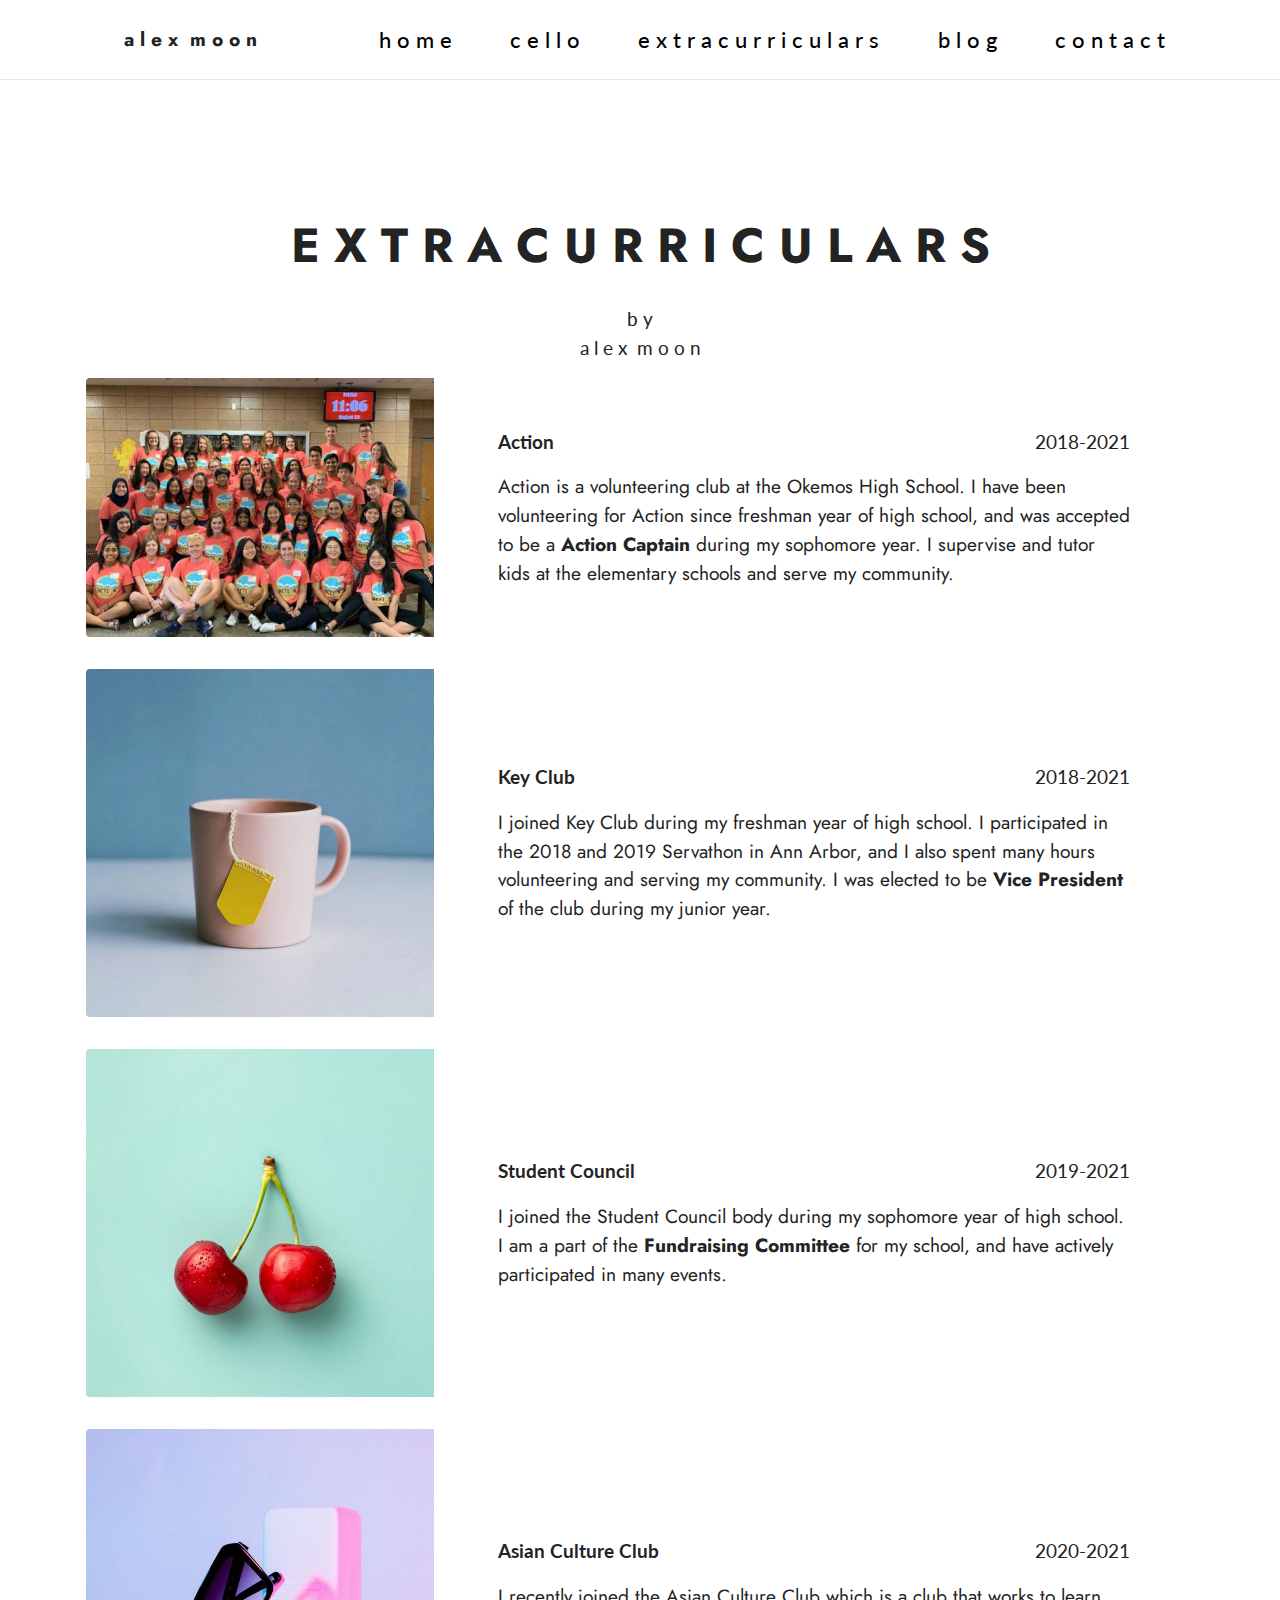
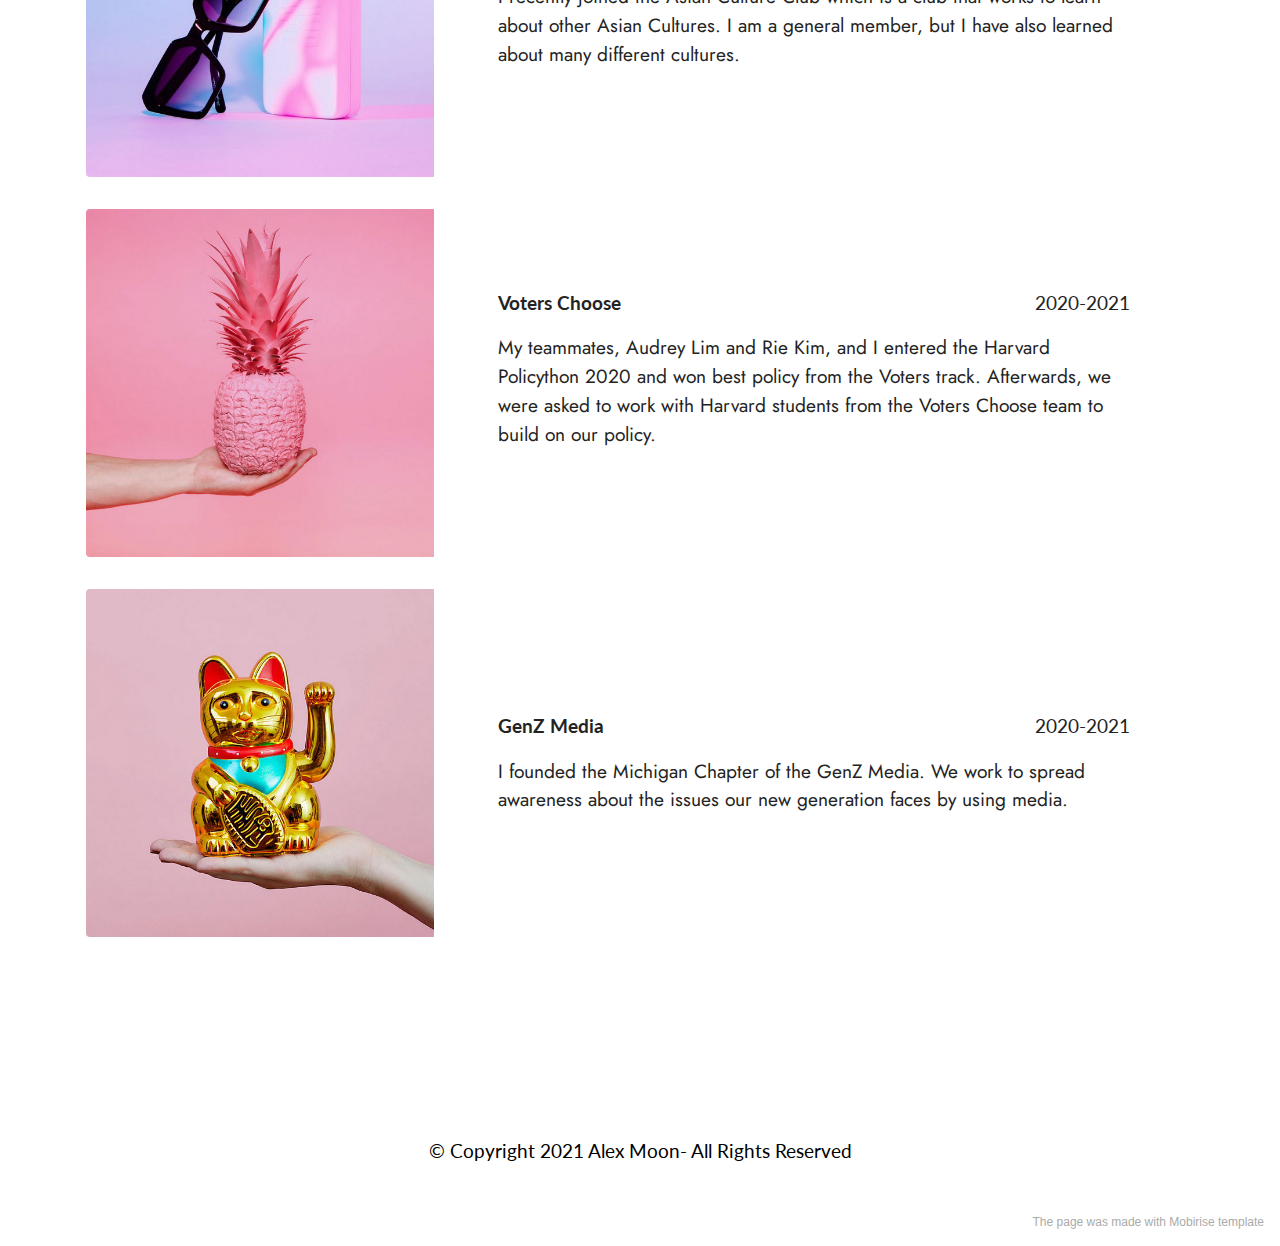
<file: extracurriculars.html>
<!DOCTYPE html>
<html  >
<head>
  <!-- Site made with Mobirise Website Builder v5.2.0, https://mobirise.com -->
  <meta charset="UTF-8">
  <meta http-equiv="X-UA-Compatible" content="IE=edge">
  <meta name="generator" content="Mobirise v5.2.0, mobirise.com">
  <meta name="viewport" content="width=device-width, initial-scale=1, minimum-scale=1">
  <link rel="shortcut icon" href="assets/images/logo.png" type="image/x-icon">
  <meta name="description" content="">
  
  
  <title>Extracurriculars</title>
  <link rel="stylesheet" href="assets/tether/tether.min.css">
  <link rel="stylesheet" href="assets/bootstrap/css/bootstrap.min.css">
  <link rel="stylesheet" href="assets/bootstrap/css/bootstrap-grid.min.css">
  <link rel="stylesheet" href="assets/bootstrap/css/bootstrap-reboot.min.css">
  <link rel="stylesheet" href="assets/dropdown/css/style.css">
  <link rel="stylesheet" href="assets/theme/css/style.css">
  <link rel="preload" as="style" href="assets/mobirise/css/mbr-additional.css"><link rel="stylesheet" href="assets/mobirise/css/mbr-additional.css" type="text/css">
  
  
  
  
</head>
<body>
  
  <section class="menu cid-s48OLK6784" once="menu" id="menu1-o">
    
    <nav class="navbar navbar-dropdown navbar-fixed-top navbar-expand-lg">
        <div class="container">
            <div class="navbar-brand">
                <span class="navbar-logo">
                    <a href="https://mobiri.se">
                        <img src="assets/images/logo.png" alt="Mobirise" style="height: 3.8rem;">
                    </a>
                </span>
                <span class="navbar-caption-wrap"><a class="navbar-caption text-black display-7" href="https://mobiri.se">a l e x&nbsp; m o o n&nbsp;</a></span>
            </div>
            <button class="navbar-toggler" type="button" data-toggle="collapse" data-target="#navbarSupportedContent" aria-controls="navbarNavAltMarkup" aria-expanded="false" aria-label="Toggle navigation">
                <div class="hamburger">
                    <span></span>
                    <span></span>
                    <span></span>
                    <span></span>
                </div>
            </button>
            <div class="collapse navbar-collapse" id="navbarSupportedContent">
                <ul class="navbar-nav nav-dropdown nav-right" data-app-modern-menu="true"><li class="nav-item"><a class="nav-link link text-secondary display-4" href="index.html">h o m e</a></li>
                    <li class="nav-item"><a class="nav-link link text-secondary display-4" href="cello.html">
                            c e l l o</a></li><li class="nav-item"><a class="nav-link link text-secondary text-primary display-4" href="extracurriculars.html">
                            e x t r a c u r r i c u l a r s</a></li><li class="nav-item"><a class="nav-link link text-secondary text-primary display-4" href="https://alexmoon322.github.io/blog/">
                            b l o g</a></li><li class="nav-item"><a class="nav-link link text-secondary text-primary display-4" href="contact.html">c o n t a c t</a></li></ul>
                
                
            </div>
        </div>
    </nav>

</section>

<section class="features10 cid-skCbc78h9p" id="features11-1o">
    <!---->
    
    
    <div class="container">
        <div class="title">
            <h3 class="mbr-section-title mbr-fonts-style mb-4 display-2"><strong>E X T R A C U R R I C U L A R S</strong></h3>
            <h4 class="mbr-section-subtitle mbr-fonts-style mb-3 display-5">b y<br>a l e x&nbsp; m o o n</h4>
        </div>
        <div class="card">
            <div class="card-wrapper">
                <div class="row align-items-center">
                    <div class="col-12 col-md-4">
                        <div class="image-wrapper">
                            <img src="assets/images/img-5037-506x376.jpg" alt="Mobirise" title="">
                        </div>
                    </div>
                    <div class="col-12 col-md">
                        <div class="card-box">
                            <div class="row">
                                <div class="col-12">
                                    <div class="top-line">
                                        <h4 class="card-title mbr-fonts-style display-5"><strong>Action</strong></h4>
                                        <p class="cost mbr-fonts-style display-5">2018-2021</p>
                                    </div>
                                </div>
                                <div class="col-12">
                                    <div class="bottom-line">
                                        <p class="mbr-text mbr-fonts-style m-0 display-7">Action is a volunteering club at the Okemos High School. I have been volunteering for Action since freshman year of high school, and was accepted to be a <strong>Action Captain</strong>&nbsp;during my sophomore year. I supervise and tutor kids at the elementary schools and serve my community.</p>
                                    </div>
                                </div>
                            </div>
                        </div>
                    </div>
                </div>
            </div>
        </div>
        <div class="card">
            <div class="card-wrapper">
                <div class="row align-items-center">
                    <div class="col-12 col-md-4">
                        <div class="image-wrapper">
                            <img src="assets/images/product2.jpg" alt="Mobirise" title="">
                        </div>
                    </div>
                    <div class="col-12 col-md">
                        <div class="card-box">
                            <div class="row">
                                <div class="col-12">
                                    <div class="top-line">
                                        <h4 class="card-title mbr-fonts-style display-5"><strong>Key Club</strong></h4>
                                        <p class="cost mbr-fonts-style display-5">2018-2021</p>
                                    </div>
                                </div>
                                <div class="col-12">
                                    <div class="bottom-line">
                                        <p class="mbr-text mbr-fonts-style m-0 display-7">I joined Key Club during my freshman year of high school. I participated in the 2018 and 2019 Servathon in Ann Arbor, and I also spent many hours volunteering and serving my community. I was elected to be <strong>Vice President</strong> of the club during my junior year.</p>
                                    </div>
                                </div>
                            </div>
                        </div>
                    </div>
                </div>
            </div>
        </div>
        <div class="card">
            <div class="card-wrapper">
                <div class="row align-items-center">
                    <div class="col-12 col-md-4">
                        <div class="image-wrapper">
                            <img src="assets/images/product3.jpg" alt="Mobirise" title="">
                        </div>
                    </div>
                    <div class="col-12 col-md">
                        <div class="card-box">
                            <div class="row">
                                <div class="col-12">
                                    <div class="top-line">
                                        <h4 class="card-title mbr-fonts-style display-5"><strong>Student Council</strong></h4>
                                        <p class="cost mbr-fonts-style display-5">
                                            2019-2021</p>
                                    </div>
                                </div>
                                <div class="col-12">
                                    <div class="bottom-line">
                                        <p class="mbr-text mbr-fonts-style m-0 display-7">I joined the Student Council body during my sophomore year of high school. I am a part of the <strong>Fundraising Committee </strong>for my school, and have actively participated in many events.</p>
                                    </div>
                                </div>
                            </div>
                        </div>
                    </div>
                </div>
            </div>
        </div>
        <div class="card">
            <div class="card-wrapper">
                <div class="row align-items-center">
                    <div class="col-12 col-md-4">
                        <div class="image-wrapper">
                            <img src="assets/images/product4.jpg" alt="Mobirise" title="">
                        </div>
                    </div>
                    <div class="col-12 col-md">
                        <div class="card-box">
                            <div class="row">
                                <div class="col-12">
                                    <div class="top-line">
                                        <h4 class="card-title mbr-fonts-style display-5"><strong>Asian Culture Club</strong></h4>
                                        <p class="cost mbr-fonts-style display-5">
                                            2020-2021</p>
                                    </div>
                                </div>
                                <div class="col-12">
                                    <div class="bottom-line">
                                        <p class="mbr-text mbr-fonts-style m-0 display-7">I recently joined the Asian Culture Club which is a club that works to learn about other Asian Cultures. I am a general member, but I have also learned about many different cultures.</p>
                                    </div>
                                </div>
                            </div>
                        </div>
                    </div>
                </div>
            </div>
        </div>
        <div class="card">
            <div class="card-wrapper">
                <div class="row align-items-center">
                    <div class="col-12 col-md-4">
                        <div class="image-wrapper">
                            <img src="assets/images/product5.jpg" alt="Mobirise" title="">
                        </div>
                    </div>
                    <div class="col-12 col-md">
                        <div class="card-box">
                            <div class="row">
                                <div class="col-12">
                                    <div class="top-line">
                                        <h4 class="card-title mbr-fonts-style display-5"><strong>Voters Choose</strong></h4>
                                        <p class="cost mbr-fonts-style display-5">2020-2021</p>
                                    </div>
                                </div>
                                <div class="col-12">
                                    <div class="bottom-line">
                                        <p class="mbr-text mbr-fonts-style m-0 display-7">My teammates, Audrey Lim and Rie Kim, and I entered the Harvard Policython 2020 and won best policy from the Voters track. Afterwards, we were asked to work with Harvard students from the Voters Choose team to build on our policy.<br><br></p>
                                    </div>
                                </div>
                            </div>
                        </div>
                    </div>
                </div>
            </div>
        </div>
        <div class="card">
            <div class="card-wrapper">
                <div class="row align-items-center">
                    <div class="col-12 col-md-4">
                        <div class="image-wrapper">
                            <img src="assets/images/product6.jpg" alt="Mobirise" title="">
                        </div>
                    </div>
                    <div class="col-12 col-md">
                        <div class="card-box">
                            <div class="row">
                                <div class="col-12">
                                    <div class="top-line">
                                        <h4 class="card-title mbr-fonts-style display-5"><strong>GenZ Media</strong></h4>
                                        <p class="cost mbr-fonts-style display-5">
                                            2020-2021</p>
                                    </div>
                                </div>
                                <div class="col-12">
                                    <div class="bottom-line">
                                        <p class="mbr-text mbr-fonts-style m-0 display-7">I founded the Michigan Chapter of the GenZ Media. We work to spread awareness about the issues our new generation faces by using media.</p>
                                    </div>
                                </div>
                            </div>
                        </div>
                    </div>
                </div>
            </div>
        </div>
    </div>
</section>

<section class="footer3 cid-s48P1Icc8J" once="footers" id="footer3-p">

    

    

    <div class="container">
        <div class="media-container-row align-center mbr-white">
            
            <div class="row social-row">
                <div class="social-list align-right pb-2">
                    
                    
                    
                    
                    
                    
                <div class="soc-item">
                        <a href="https://twitter.com/thealexmoonie" target="_blank">
                            <span class="mbr-iconfont mbr-iconfont-social socicon-twitter socicon" style="color: rgb(0, 0, 0); fill: rgb(0, 0, 0);"></span>
                        </a>
                    </div><div class="soc-item">
                        <a href="https://www.facebook.com/alexmoon322/about" target="_blank">
                            <span class="mbr-iconfont mbr-iconfont-social socicon-facebook socicon" style="color: rgb(0, 0, 0); fill: rgb(0, 0, 0);"></span>
                        </a>
                    </div><div class="soc-item">
                        <a href="https://www.youtube.com/channel/UCwI-KO8OUtJz6DE3VhxTpww" target="_blank">
                            <span class="mbr-iconfont mbr-iconfont-social socicon-youtube socicon" style="color: rgb(0, 0, 0); fill: rgb(0, 0, 0);"></span>
                        </a>
                    </div><div class="soc-item">
                        <a href="https://instagram.com/alexmoon322" target="_blank">
                            <span class="mbr-iconfont mbr-iconfont-social socicon-instagram socicon" style="color: rgb(0, 0, 0); fill: rgb(0, 0, 0);"></span>
                        </a>
                    </div></div>
            </div>
            <div class="row row-copirayt">
                <p class="mbr-text mb-0 mbr-fonts-style mbr-white align-center display-5">© Copyright 2021 Alex Moon- All Rights Reserved</p>
            </div>
        </div>
    </div>
</section><section style="background-color: #fff; font-family: -apple-system, BlinkMacSystemFont, 'Segoe UI', 'Roboto', 'Helvetica Neue', Arial, sans-serif; color:#aaa; font-size:12px; padding: 0; align-items: center; display: flex;"><a href="https://mobirise.site/w" style="flex: 1 1; height: 3rem; padding-left: 1rem;"></a><p style="flex: 0 0 auto; margin:0; padding-right:1rem;"><a href="https://mobirise.site/r" style="color:#aaa;">The page</a> was made with Mobirise template</p></section><script src="assets/web/assets/jquery/jquery.min.js"></script>  <script src="assets/popper/popper.min.js"></script>  <script src="assets/tether/tether.min.js"></script>  <script src="assets/bootstrap/js/bootstrap.min.js"></script>  <script src="assets/smoothscroll/smooth-scroll.js"></script>  <script src="assets/dropdown/js/nav-dropdown.js"></script>  <script src="assets/dropdown/js/navbar-dropdown.js"></script>  <script src="assets/touchswipe/jquery.touch-swipe.min.js"></script>  <script src="assets/theme/js/script.js"></script>  
  
  
</body>
</html>
</file>
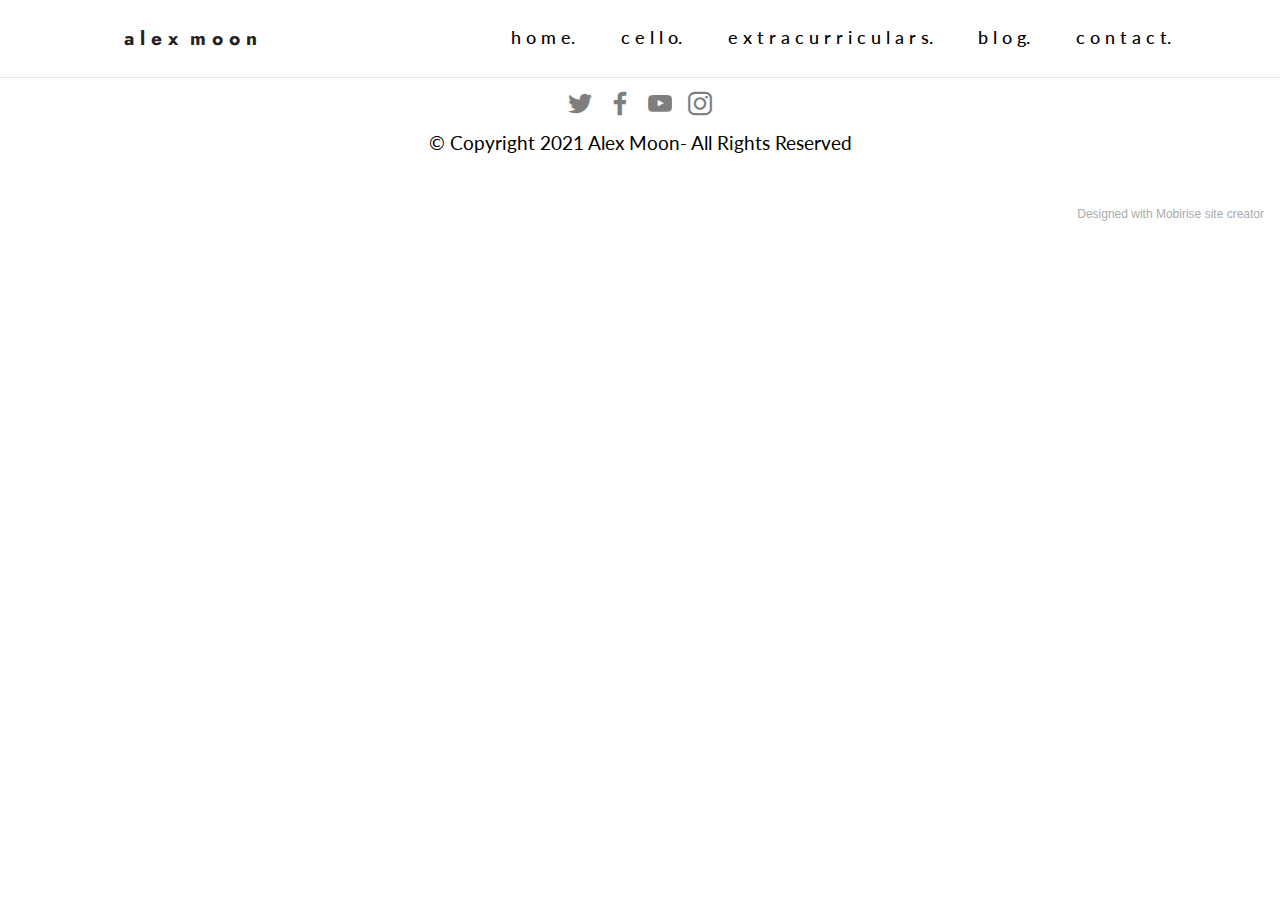
<file: WebsiteFiles/blog.html>
<!DOCTYPE html>
<html  >
<head>
  <!-- Site made with Mobirise Website Builder v5.2.0, https://mobirise.com -->
  <meta charset="UTF-8">
  <meta http-equiv="X-UA-Compatible" content="IE=edge">
  <meta name="generator" content="Mobirise v5.2.0, mobirise.com">
  <meta name="viewport" content="width=device-width, initial-scale=1, minimum-scale=1">
  <link rel="shortcut icon" href="assets/images/logo.png" type="image/x-icon">
  <meta name="description" content="">
  
  
  <title>Blog</title>
  <link rel="stylesheet" href="assets/tether/tether.min.css">
  <link rel="stylesheet" href="assets/bootstrap/css/bootstrap.min.css">
  <link rel="stylesheet" href="assets/bootstrap/css/bootstrap-grid.min.css">
  <link rel="stylesheet" href="assets/bootstrap/css/bootstrap-reboot.min.css">
  <link rel="stylesheet" href="assets/dropdown/css/style.css">
  <link rel="stylesheet" href="assets/socicon/css/styles.css">
  <link rel="stylesheet" href="assets/theme/css/style.css">
  <link rel="preload" as="style" href="assets/mobirise/css/mbr-additional.css"><link rel="stylesheet" href="assets/mobirise/css/mbr-additional.css" type="text/css">
  
  
  
  
</head>
<body>
  
  <section class="menu cid-s48OLK6784" once="menu" id="menu1-q">
    
    <nav class="navbar navbar-dropdown navbar-fixed-top navbar-expand-lg">
        <div class="container">
            <div class="navbar-brand">
                <span class="navbar-logo">
                    <a href="https://mobiri.se">
                        <img src="assets/images/logo.png" alt="Mobirise" style="height: 3.8rem;">
                    </a>
                </span>
                <span class="navbar-caption-wrap"><a class="navbar-caption text-black display-7" href="https://mobiri.se">a l e x&nbsp; m o o n&nbsp;</a></span>
            </div>
            <button class="navbar-toggler" type="button" data-toggle="collapse" data-target="#navbarSupportedContent" aria-controls="navbarNavAltMarkup" aria-expanded="false" aria-label="Toggle navigation">
                <div class="hamburger">
                    <span></span>
                    <span></span>
                    <span></span>
                    <span></span>
                </div>
            </button>
            <div class="collapse navbar-collapse" id="navbarSupportedContent">
                <ul class="navbar-nav nav-dropdown nav-right" data-app-modern-menu="true"><li class="nav-item"><a class="nav-link link text-secondary display-4" href="index.html">h o m e.</a></li>
                    <li class="nav-item"><a class="nav-link link text-secondary display-4" href="cello.html">
                            c e l l o.</a></li><li class="nav-item"><a class="nav-link link text-secondary text-primary display-4" href="extracurriculars.html">
                            e x t r a c u r r i c u l a r s.</a></li><li class="nav-item"><a class="nav-link link text-secondary display-4" href="blog.html">
                            b l o g.</a></li><li class="nav-item"><a class="nav-link link text-secondary text-primary display-4" href="contact.html">c o n t a c t.</a></li></ul>
                
                
            </div>
        </div>
    </nav>

</section>

<section class="footer3 cid-s48P1Icc8J" once="footers" id="footer3-r">

    

    

    <div class="container">
        <div class="media-container-row align-center mbr-white">
            
            <div class="row social-row">
                <div class="social-list align-right pb-2">
                    
                    
                    
                    
                    
                    
                <div class="soc-item">
                        <a href="https://twitter.com/thealexmoonie" target="_blank">
                            <span class="mbr-iconfont mbr-iconfont-social socicon-twitter socicon" style="color: rgb(0, 0, 0); fill: rgb(0, 0, 0);"></span>
                        </a>
                    </div><div class="soc-item">
                        <a href="https://www.facebook.com/alexmoon322/about" target="_blank">
                            <span class="mbr-iconfont mbr-iconfont-social socicon-facebook socicon" style="color: rgb(0, 0, 0); fill: rgb(0, 0, 0);"></span>
                        </a>
                    </div><div class="soc-item">
                        <a href="https://www.youtube.com/channel/UCwI-KO8OUtJz6DE3VhxTpww" target="_blank">
                            <span class="mbr-iconfont mbr-iconfont-social socicon-youtube socicon" style="color: rgb(0, 0, 0); fill: rgb(0, 0, 0);"></span>
                        </a>
                    </div><div class="soc-item">
                        <a href="https://instagram.com/alexmoon322" target="_blank">
                            <span class="mbr-iconfont mbr-iconfont-social socicon-instagram socicon" style="color: rgb(0, 0, 0); fill: rgb(0, 0, 0);"></span>
                        </a>
                    </div></div>
            </div>
            <div class="row row-copirayt">
                <p class="mbr-text mb-0 mbr-fonts-style mbr-white align-center display-5">© Copyright 2021 Alex Moon- All Rights Reserved</p>
            </div>
        </div>
    </div>
</section><section style="background-color: #fff; font-family: -apple-system, BlinkMacSystemFont, 'Segoe UI', 'Roboto', 'Helvetica Neue', Arial, sans-serif; color:#aaa; font-size:12px; padding: 0; align-items: center; display: flex;"><a href="https://mobirise.site/l" style="flex: 1 1; height: 3rem; padding-left: 1rem;"></a><p style="flex: 0 0 auto; margin:0; padding-right:1rem;">Designed with Mobirise <a href="https://mobirise.site/j" style="color:#aaa;">site</a> creator</p></section><script src="assets/web/assets/jquery/jquery.min.js"></script>  <script src="assets/popper/popper.min.js"></script>  <script src="assets/tether/tether.min.js"></script>  <script src="assets/bootstrap/js/bootstrap.min.js"></script>  <script src="assets/smoothscroll/smooth-scroll.js"></script>  <script src="assets/dropdown/js/nav-dropdown.js"></script>  <script src="assets/dropdown/js/navbar-dropdown.js"></script>  <script src="assets/touchswipe/jquery.touch-swipe.min.js"></script>  <script src="assets/theme/js/script.js"></script>  
  
  
</body>
</html>
</file>
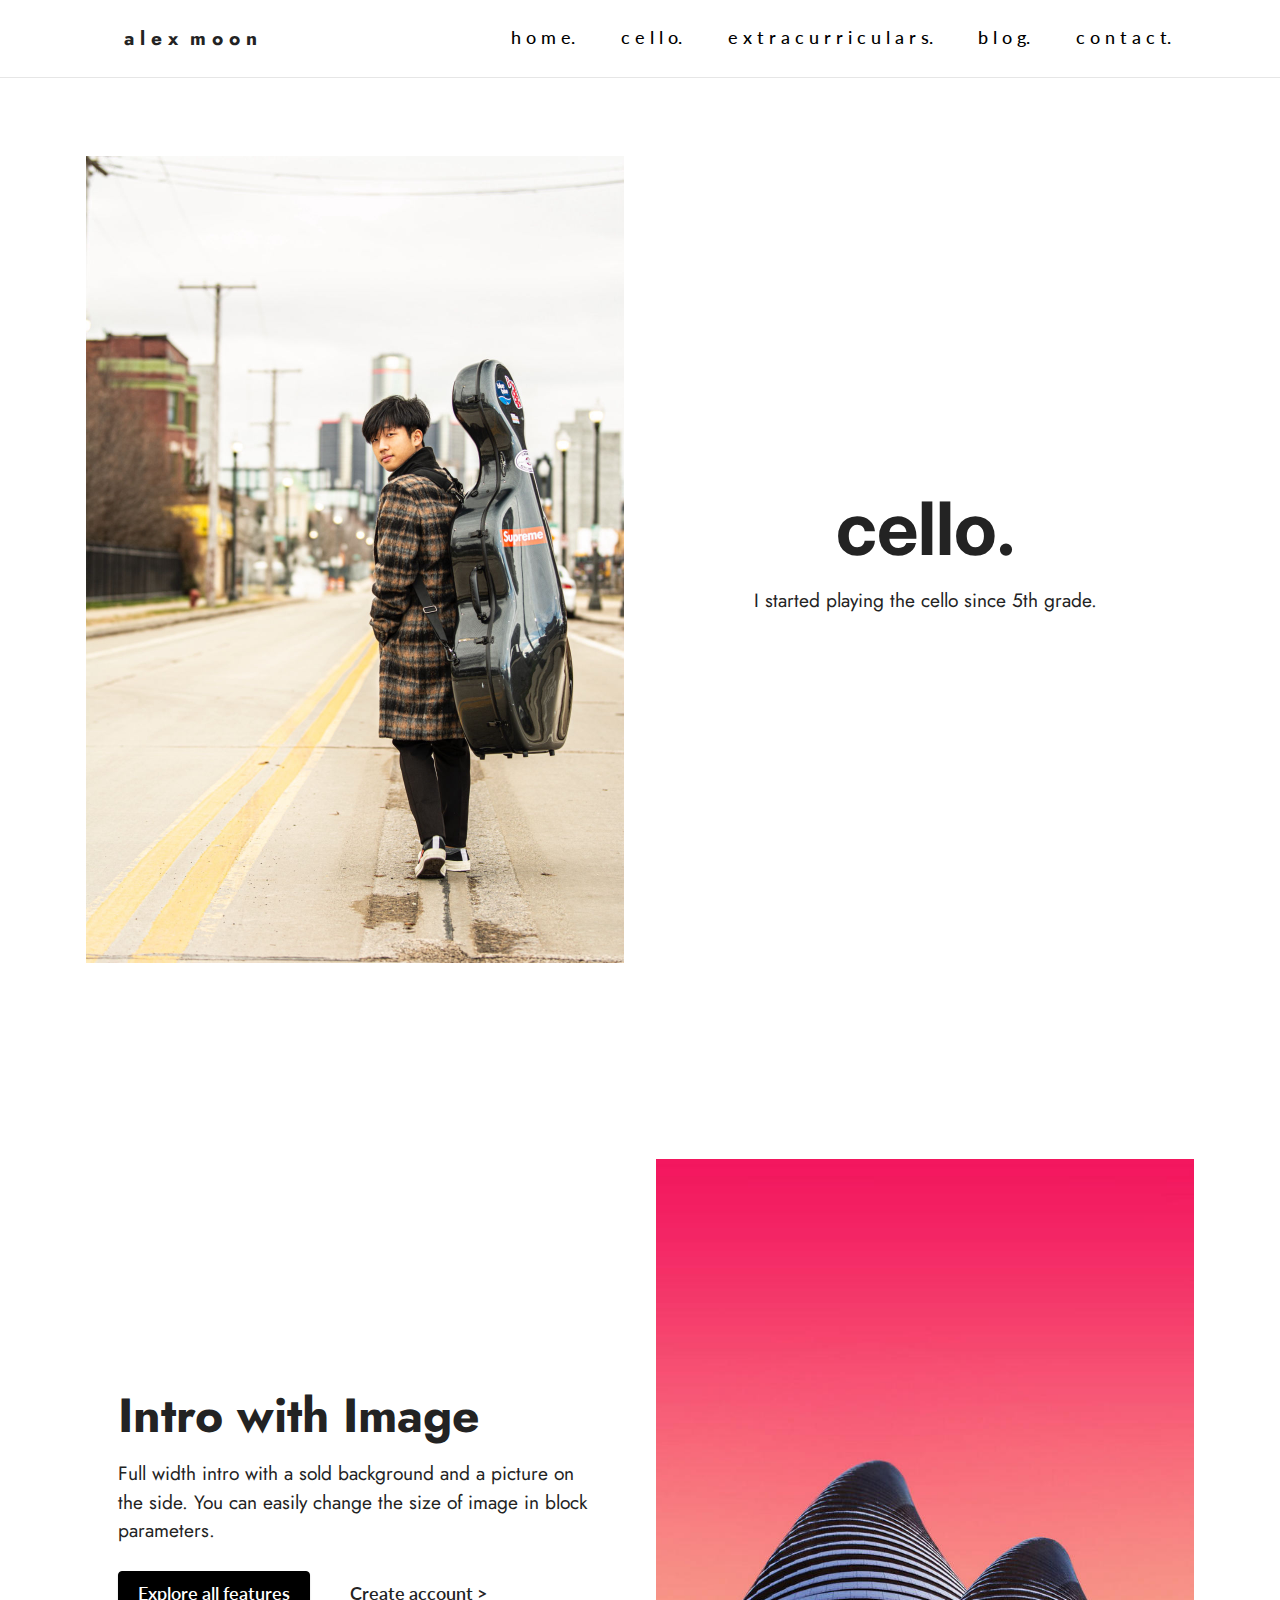
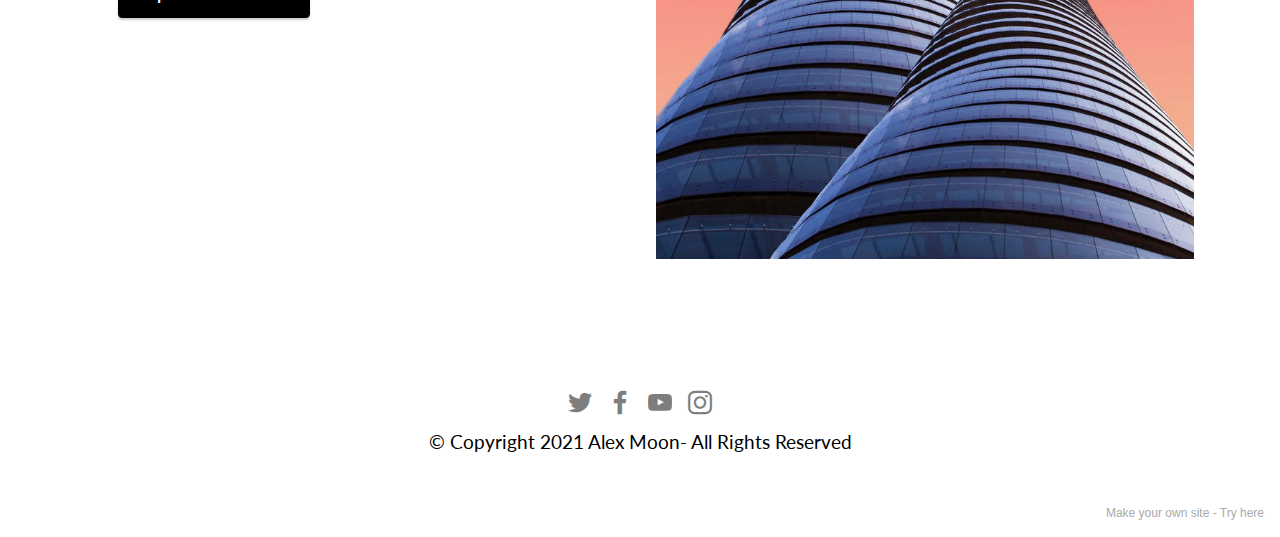
<file: WebsiteFiles/cello.html>
<!DOCTYPE html>
<html  >
<head>
  <!-- Site made with Mobirise Website Builder v5.2.0, https://mobirise.com -->
  <meta charset="UTF-8">
  <meta http-equiv="X-UA-Compatible" content="IE=edge">
  <meta name="generator" content="Mobirise v5.2.0, mobirise.com">
  <meta name="viewport" content="width=device-width, initial-scale=1, minimum-scale=1">
  <link rel="shortcut icon" href="assets/images/logo.png" type="image/x-icon">
  <meta name="description" content="">
  
  
  <title>Cello</title>
  <link rel="stylesheet" href="assets/tether/tether.min.css">
  <link rel="stylesheet" href="assets/bootstrap/css/bootstrap.min.css">
  <link rel="stylesheet" href="assets/bootstrap/css/bootstrap-grid.min.css">
  <link rel="stylesheet" href="assets/bootstrap/css/bootstrap-reboot.min.css">
  <link rel="stylesheet" href="assets/dropdown/css/style.css">
  <link rel="stylesheet" href="assets/socicon/css/styles.css">
  <link rel="stylesheet" href="assets/theme/css/style.css">
  <link rel="preload" as="style" href="assets/mobirise/css/mbr-additional.css"><link rel="stylesheet" href="assets/mobirise/css/mbr-additional.css" type="text/css">
  
  
  
  
</head>
<body>
  
  <section class="menu cid-s48OLK6784" once="menu" id="menu1-m">
    
    <nav class="navbar navbar-dropdown navbar-fixed-top navbar-expand-lg">
        <div class="container">
            <div class="navbar-brand">
                <span class="navbar-logo">
                    <a href="https://mobiri.se">
                        <img src="assets/images/logo.png" alt="Mobirise" style="height: 3.8rem;">
                    </a>
                </span>
                <span class="navbar-caption-wrap"><a class="navbar-caption text-black display-7" href="https://mobiri.se">a l e x&nbsp; m o o n&nbsp;</a></span>
            </div>
            <button class="navbar-toggler" type="button" data-toggle="collapse" data-target="#navbarSupportedContent" aria-controls="navbarNavAltMarkup" aria-expanded="false" aria-label="Toggle navigation">
                <div class="hamburger">
                    <span></span>
                    <span></span>
                    <span></span>
                    <span></span>
                </div>
            </button>
            <div class="collapse navbar-collapse" id="navbarSupportedContent">
                <ul class="navbar-nav nav-dropdown nav-right" data-app-modern-menu="true"><li class="nav-item"><a class="nav-link link text-secondary display-4" href="index.html">h o m e.</a></li>
                    <li class="nav-item"><a class="nav-link link text-secondary display-4" href="cello.html">
                            c e l l o.</a></li><li class="nav-item"><a class="nav-link link text-secondary text-primary display-4" href="extracurriculars.html">
                            e x t r a c u r r i c u l a r s.</a></li><li class="nav-item"><a class="nav-link link text-secondary display-4" href="blog.html">
                            b l o g.</a></li><li class="nav-item"><a class="nav-link link text-secondary text-primary display-4" href="contact.html">c o n t a c t.</a></li></ul>
                
                
            </div>
        </div>
    </nav>

</section>

<section class="header11 cid-skp4sx4DqT" id="header11-x">

    

    

    <div class="container">
        <div class="row justify-content-center">
            <div class="col-12 col-md-6 image-wrapper">
                <img class="w-100" src="assets/images/img-5008-1076x1614.jpg" alt="Mobirise">
            </div>
            <div class="col-12 col-md">
                <div class="text-wrapper text-center">
                    <h1 class="mbr-section-title mbr-fonts-style mb-3 display-1"><strong>cello.</strong></h1>
                    <p class="mbr-text mbr-fonts-style display-7">
                        I started playing the cello since 5th grade.</p>
                    
                </div>
            </div>
        </div>
    </div>
</section>

<section class="header14 cid-skp6pZFT75 mbr-fullscreen" id="header14-y">

    

    

    <div class="container">
        <div class="row justify-content-center align-items-center">
            <div class="col-12 col-md-6 image-wrapper">
                <img src="assets/images/2.jpg" alt="Mobirise">
            </div>
            <div class="col-12 col-md">
                <div class="text-wrapper">
                    <h1 class="mbr-section-title mbr-fonts-style mb-3 display-2">
                        <strong>Intro with Image</strong></h1>
                    <p class="mbr-text mbr-fonts-style display-7">
                        Full width intro with a sold background and a picture on the side. You can easily change the
                        size of image in block parameters.</p>
                    <div class="mbr-section-btn mt-3">
                        <a class="btn btn-secondary display-4" href="https://mobiri.se">Explore
                            all features</a>
                        <a class="btn btn-black-outline display-4" href="https://mobiri.se">Create
                            account &gt;</a>
                    </div>
                </div>
            </div>
        </div>
    </div>
</section>

<section class="footer3 cid-s48P1Icc8J" once="footers" id="footer3-n">

    

    

    <div class="container">
        <div class="media-container-row align-center mbr-white">
            
            <div class="row social-row">
                <div class="social-list align-right pb-2">
                    
                    
                    
                    
                    
                    
                <div class="soc-item">
                        <a href="https://twitter.com/thealexmoonie" target="_blank">
                            <span class="mbr-iconfont mbr-iconfont-social socicon-twitter socicon" style="color: rgb(0, 0, 0); fill: rgb(0, 0, 0);"></span>
                        </a>
                    </div><div class="soc-item">
                        <a href="https://www.facebook.com/alexmoon322/about" target="_blank">
                            <span class="mbr-iconfont mbr-iconfont-social socicon-facebook socicon" style="color: rgb(0, 0, 0); fill: rgb(0, 0, 0);"></span>
                        </a>
                    </div><div class="soc-item">
                        <a href="https://www.youtube.com/channel/UCwI-KO8OUtJz6DE3VhxTpww" target="_blank">
                            <span class="mbr-iconfont mbr-iconfont-social socicon-youtube socicon" style="color: rgb(0, 0, 0); fill: rgb(0, 0, 0);"></span>
                        </a>
                    </div><div class="soc-item">
                        <a href="https://instagram.com/alexmoon322" target="_blank">
                            <span class="mbr-iconfont mbr-iconfont-social socicon-instagram socicon" style="color: rgb(0, 0, 0); fill: rgb(0, 0, 0);"></span>
                        </a>
                    </div></div>
            </div>
            <div class="row row-copirayt">
                <p class="mbr-text mb-0 mbr-fonts-style mbr-white align-center display-5">© Copyright 2021 Alex Moon- All Rights Reserved</p>
            </div>
        </div>
    </div>
</section><section style="background-color: #fff; font-family: -apple-system, BlinkMacSystemFont, 'Segoe UI', 'Roboto', 'Helvetica Neue', Arial, sans-serif; color:#aaa; font-size:12px; padding: 0; align-items: center; display: flex;"><a href="https://mobirise.site/y" style="flex: 1 1; height: 3rem; padding-left: 1rem;"></a><p style="flex: 0 0 auto; margin:0; padding-right:1rem;">Make your own site - <a href="https://mobirise.site/v" style="color:#aaa;">Try here</a></p></section><script src="assets/web/assets/jquery/jquery.min.js"></script>  <script src="assets/popper/popper.min.js"></script>  <script src="assets/tether/tether.min.js"></script>  <script src="assets/bootstrap/js/bootstrap.min.js"></script>  <script src="assets/smoothscroll/smooth-scroll.js"></script>  <script src="assets/dropdown/js/nav-dropdown.js"></script>  <script src="assets/dropdown/js/navbar-dropdown.js"></script>  <script src="assets/touchswipe/jquery.touch-swipe.min.js"></script>  <script src="assets/theme/js/script.js"></script>  
  
  
</body>
</html>
</file>
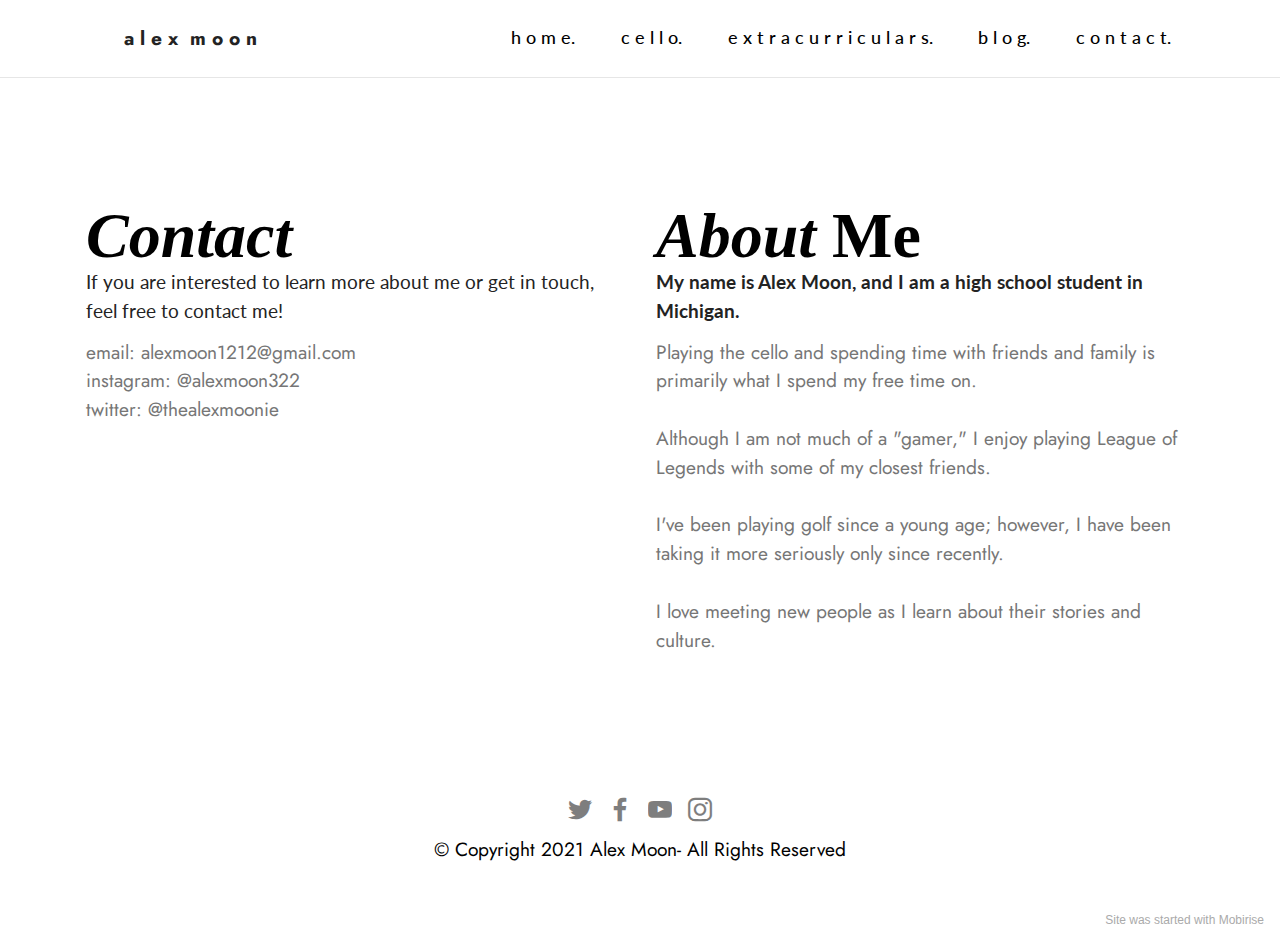
<file: WebsiteFiles/contact.html>
<!DOCTYPE html>
<html  >
<head>
  <!-- Site made with Mobirise Website Builder v5.2.0, https://mobirise.com -->
  <meta charset="UTF-8">
  <meta http-equiv="X-UA-Compatible" content="IE=edge">
  <meta name="generator" content="Mobirise v5.2.0, mobirise.com">
  <meta name="viewport" content="width=device-width, initial-scale=1, minimum-scale=1">
  <link rel="shortcut icon" href="assets/images/logo.png" type="image/x-icon">
  <meta name="description" content="">
  
  
  <title>Contact</title>
  <link rel="stylesheet" href="assets/tether/tether.min.css">
  <link rel="stylesheet" href="assets/bootstrap/css/bootstrap.min.css">
  <link rel="stylesheet" href="assets/bootstrap/css/bootstrap-grid.min.css">
  <link rel="stylesheet" href="assets/bootstrap/css/bootstrap-reboot.min.css">
  <link rel="stylesheet" href="assets/dropdown/css/style.css">
  <link rel="stylesheet" href="assets/socicon/css/styles.css">
  <link rel="stylesheet" href="assets/theme/css/style.css">
  <link rel="preload" as="style" href="assets/mobirise/css/mbr-additional.css"><link rel="stylesheet" href="assets/mobirise/css/mbr-additional.css" type="text/css">
  
  
  
  
</head>
<body>
  
  <section class="menu cid-s48OLK6784" once="menu" id="menu1-1d">
    
    <nav class="navbar navbar-dropdown navbar-fixed-top navbar-expand-lg">
        <div class="container">
            <div class="navbar-brand">
                <span class="navbar-logo">
                    <a href="https://mobiri.se">
                        <img src="assets/images/logo.png" alt="Mobirise" style="height: 3.8rem;">
                    </a>
                </span>
                <span class="navbar-caption-wrap"><a class="navbar-caption text-black display-7" href="https://mobiri.se">a l e x&nbsp; m o o n&nbsp;</a></span>
            </div>
            <button class="navbar-toggler" type="button" data-toggle="collapse" data-target="#navbarSupportedContent" aria-controls="navbarNavAltMarkup" aria-expanded="false" aria-label="Toggle navigation">
                <div class="hamburger">
                    <span></span>
                    <span></span>
                    <span></span>
                    <span></span>
                </div>
            </button>
            <div class="collapse navbar-collapse" id="navbarSupportedContent">
                <ul class="navbar-nav nav-dropdown nav-right" data-app-modern-menu="true"><li class="nav-item"><a class="nav-link link text-secondary display-4" href="index.html">h o m e.</a></li>
                    <li class="nav-item"><a class="nav-link link text-secondary display-4" href="cello.html">
                            c e l l o.</a></li><li class="nav-item"><a class="nav-link link text-secondary text-primary display-4" href="extracurriculars.html">
                            e x t r a c u r r i c u l a r s.</a></li><li class="nav-item"><a class="nav-link link text-secondary display-4" href="blog.html">
                            b l o g.</a></li><li class="nav-item"><a class="nav-link link text-secondary text-primary display-4" href="contact.html">c o n t a c t.</a></li></ul>
                
                
            </div>
        </div>
    </nav>

</section>

<section class="features22 cid-sktDH3CpY0" id="features23-1i">

    

    
    <div class="container">
        <div class="card-wrapper">
            <div class="card-box align-left">
                
                
                
            </div>
        </div>
        <!-- col-12 col-md-6 col-lg-4 -->
        <div class="row justify-content-center content-row mt-4">
            <div class="card p-4 p-md-3 col-md-6">
                <div class="card-box">
                    <div class="title">
                        <span class="num mbr-fonts-style"><strong><em>Contact</em></strong></span>
                    </div>
                    <h4 class="card-title mbr-fonts-style display-5">If you are interested to learn more about me or get in touch, feel free to contact me!</h4>
                    <p class="mbr-text card-text mbr-fonts-style display-7">email: alexmoon1212@gmail.com<br>instagram: @alexmoon322<br>twitter: @thealexmoonie</p>
                </div>
            </div>
            <div class="card p-4 p-md-3 col-md-6">
                <div class="card-box">
                    <div class="title">
                        <span class="num mbr-fonts-style"><strong><em>About</em> Me</strong></span>
                    </div>
                    <h4 class="card-title mbr-fonts-style display-5"><strong>My name is Alex Moon, and I am a high school student in Michigan.</strong></h4>
                    <p class="mbr-text card-text mbr-fonts-style display-7">Playing the cello and spending time with friends and family is primarily what I spend my free time on.<br><br>Although I am not much of a "gamer," I enjoy playing League of Legends with some of my closest friends.<br><br>I've been playing golf since a young age; however, I have been taking it more seriously only since recently.&nbsp;<br><br>I love meeting new people as I learn about their stories and culture.</p>
                </div>
            </div>
            
            
            
            
            
            
        </div>
    </div>
</section>

<section class="footer3 cid-s48P1Icc8J" once="footers" id="footer3-1e">

    

    

    <div class="container">
        <div class="media-container-row align-center mbr-white">
            
            <div class="row social-row">
                <div class="social-list align-right pb-2">
                    
                    
                    
                    
                    
                    
                <div class="soc-item">
                        <a href="https://twitter.com/thealexmoonie" target="_blank">
                            <span class="mbr-iconfont mbr-iconfont-social socicon-twitter socicon" style="color: rgb(0, 0, 0); fill: rgb(0, 0, 0);"></span>
                        </a>
                    </div><div class="soc-item">
                        <a href="https://www.facebook.com/alexmoon322/about" target="_blank">
                            <span class="mbr-iconfont mbr-iconfont-social socicon-facebook socicon" style="color: rgb(0, 0, 0); fill: rgb(0, 0, 0);"></span>
                        </a>
                    </div><div class="soc-item">
                        <a href="https://www.youtube.com/channel/UCwI-KO8OUtJz6DE3VhxTpww" target="_blank">
                            <span class="mbr-iconfont mbr-iconfont-social socicon-youtube socicon" style="color: rgb(0, 0, 0); fill: rgb(0, 0, 0);"></span>
                        </a>
                    </div><div class="soc-item">
                        <a href="https://instagram.com/alexmoon322" target="_blank">
                            <span class="mbr-iconfont mbr-iconfont-social socicon-instagram socicon" style="color: rgb(0, 0, 0); fill: rgb(0, 0, 0);"></span>
                        </a>
                    </div></div>
            </div>
            <div class="row row-copirayt">
                <p class="mbr-text mb-0 mbr-fonts-style mbr-white align-center display-7">© Copyright 2021 Alex Moon- All Rights Reserved</p>
            </div>
        </div>
    </div>
</section><section style="background-color: #fff; font-family: -apple-system, BlinkMacSystemFont, 'Segoe UI', 'Roboto', 'Helvetica Neue', Arial, sans-serif; color:#aaa; font-size:12px; padding: 0; align-items: center; display: flex;"><a href="https://mobirise.site/h" style="flex: 1 1; height: 3rem; padding-left: 1rem;"></a><p style="flex: 0 0 auto; margin:0; padding-right:1rem;">Site was <a href="https://mobirise.site/g" style="color:#aaa;">started</a> with Mobirise</p></section><script src="assets/web/assets/jquery/jquery.min.js"></script>  <script src="assets/popper/popper.min.js"></script>  <script src="assets/tether/tether.min.js"></script>  <script src="assets/bootstrap/js/bootstrap.min.js"></script>  <script src="assets/smoothscroll/smooth-scroll.js"></script>  <script src="assets/dropdown/js/nav-dropdown.js"></script>  <script src="assets/dropdown/js/navbar-dropdown.js"></script>  <script src="assets/touchswipe/jquery.touch-swipe.min.js"></script>  <script src="assets/theme/js/script.js"></script>  
  
  
</body>
</html>
</file>
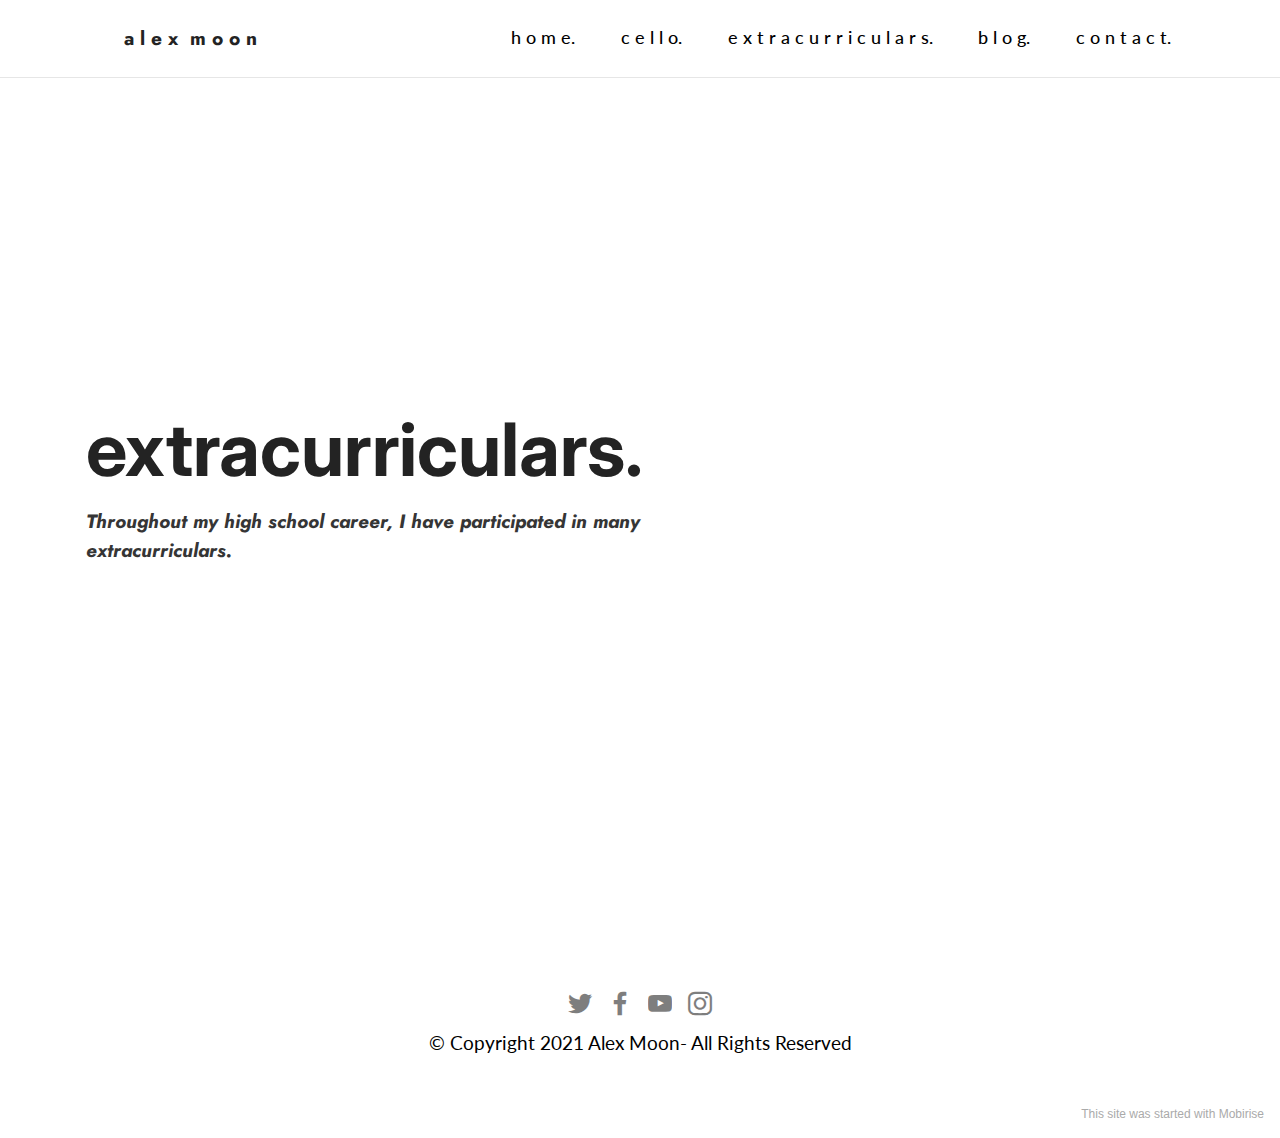
<file: WebsiteFiles/extracurriculars.html>
<!DOCTYPE html>
<html  >
<head>
  <!-- Site made with Mobirise Website Builder v5.2.0, https://mobirise.com -->
  <meta charset="UTF-8">
  <meta http-equiv="X-UA-Compatible" content="IE=edge">
  <meta name="generator" content="Mobirise v5.2.0, mobirise.com">
  <meta name="viewport" content="width=device-width, initial-scale=1, minimum-scale=1">
  <link rel="shortcut icon" href="assets/images/logo.png" type="image/x-icon">
  <meta name="description" content="">
  
  
  <title>Extracurriculars</title>
  <link rel="stylesheet" href="assets/tether/tether.min.css">
  <link rel="stylesheet" href="assets/bootstrap/css/bootstrap.min.css">
  <link rel="stylesheet" href="assets/bootstrap/css/bootstrap-grid.min.css">
  <link rel="stylesheet" href="assets/bootstrap/css/bootstrap-reboot.min.css">
  <link rel="stylesheet" href="assets/dropdown/css/style.css">
  <link rel="stylesheet" href="assets/socicon/css/styles.css">
  <link rel="stylesheet" href="assets/theme/css/style.css">
  <link rel="preload" as="style" href="assets/mobirise/css/mbr-additional.css"><link rel="stylesheet" href="assets/mobirise/css/mbr-additional.css" type="text/css">
  
  
  
  
</head>
<body>
  
  <section class="menu cid-s48OLK6784" once="menu" id="menu1-o">
    
    <nav class="navbar navbar-dropdown navbar-fixed-top navbar-expand-lg">
        <div class="container">
            <div class="navbar-brand">
                <span class="navbar-logo">
                    <a href="https://mobiri.se">
                        <img src="assets/images/logo.png" alt="Mobirise" style="height: 3.8rem;">
                    </a>
                </span>
                <span class="navbar-caption-wrap"><a class="navbar-caption text-black display-7" href="https://mobiri.se">a l e x&nbsp; m o o n&nbsp;</a></span>
            </div>
            <button class="navbar-toggler" type="button" data-toggle="collapse" data-target="#navbarSupportedContent" aria-controls="navbarNavAltMarkup" aria-expanded="false" aria-label="Toggle navigation">
                <div class="hamburger">
                    <span></span>
                    <span></span>
                    <span></span>
                    <span></span>
                </div>
            </button>
            <div class="collapse navbar-collapse" id="navbarSupportedContent">
                <ul class="navbar-nav nav-dropdown nav-right" data-app-modern-menu="true"><li class="nav-item"><a class="nav-link link text-secondary display-4" href="index.html">h o m e.</a></li>
                    <li class="nav-item"><a class="nav-link link text-secondary display-4" href="cello.html">
                            c e l l o.</a></li><li class="nav-item"><a class="nav-link link text-secondary text-primary display-4" href="extracurriculars.html">
                            e x t r a c u r r i c u l a r s.</a></li><li class="nav-item"><a class="nav-link link text-secondary display-4" href="blog.html">
                            b l o g.</a></li><li class="nav-item"><a class="nav-link link text-secondary text-primary display-4" href="contact.html">c o n t a c t.</a></li></ul>
                
                
            </div>
        </div>
    </nav>

</section>

<section class="header2 cid-sktqeVt2rx mbr-fullscreen" id="header2-18">

    

    

    <div class="container">
        <div class="row">
            <div class="col-12 col-lg-7">
                <h1 class="mbr-section-title mbr-fonts-style mb-3 display-1"><strong>extracurriculars.</strong></h1>
                
                <p class="mbr-text mbr-fonts-style display-7"><em><strong>Throughout my high school career, I have participated in many extracurriculars.<br></strong></em><br></p>
                
            </div>
        </div>
    </div>
</section>

<section class="footer3 cid-s48P1Icc8J" once="footers" id="footer3-p">

    

    

    <div class="container">
        <div class="media-container-row align-center mbr-white">
            
            <div class="row social-row">
                <div class="social-list align-right pb-2">
                    
                    
                    
                    
                    
                    
                <div class="soc-item">
                        <a href="https://twitter.com/thealexmoonie" target="_blank">
                            <span class="mbr-iconfont mbr-iconfont-social socicon-twitter socicon" style="color: rgb(0, 0, 0); fill: rgb(0, 0, 0);"></span>
                        </a>
                    </div><div class="soc-item">
                        <a href="https://www.facebook.com/alexmoon322/about" target="_blank">
                            <span class="mbr-iconfont mbr-iconfont-social socicon-facebook socicon" style="color: rgb(0, 0, 0); fill: rgb(0, 0, 0);"></span>
                        </a>
                    </div><div class="soc-item">
                        <a href="https://www.youtube.com/channel/UCwI-KO8OUtJz6DE3VhxTpww" target="_blank">
                            <span class="mbr-iconfont mbr-iconfont-social socicon-youtube socicon" style="color: rgb(0, 0, 0); fill: rgb(0, 0, 0);"></span>
                        </a>
                    </div><div class="soc-item">
                        <a href="https://instagram.com/alexmoon322" target="_blank">
                            <span class="mbr-iconfont mbr-iconfont-social socicon-instagram socicon" style="color: rgb(0, 0, 0); fill: rgb(0, 0, 0);"></span>
                        </a>
                    </div></div>
            </div>
            <div class="row row-copirayt">
                <p class="mbr-text mb-0 mbr-fonts-style mbr-white align-center display-5">© Copyright 2021 Alex Moon- All Rights Reserved</p>
            </div>
        </div>
    </div>
</section><section style="background-color: #fff; font-family: -apple-system, BlinkMacSystemFont, 'Segoe UI', 'Roboto', 'Helvetica Neue', Arial, sans-serif; color:#aaa; font-size:12px; padding: 0; align-items: center; display: flex;"><a href="https://mobirise.site/v" style="flex: 1 1; height: 3rem; padding-left: 1rem;"></a><p style="flex: 0 0 auto; margin:0; padding-right:1rem;"><a href="https://mobirise.site/c" style="color:#aaa;">This</a> site was started with Mobirise</p></section><script src="assets/web/assets/jquery/jquery.min.js"></script>  <script src="assets/popper/popper.min.js"></script>  <script src="assets/tether/tether.min.js"></script>  <script src="assets/bootstrap/js/bootstrap.min.js"></script>  <script src="assets/smoothscroll/smooth-scroll.js"></script>  <script src="assets/dropdown/js/nav-dropdown.js"></script>  <script src="assets/dropdown/js/navbar-dropdown.js"></script>  <script src="assets/touchswipe/jquery.touch-swipe.min.js"></script>  <script src="assets/theme/js/script.js"></script>  
  
  
</body>
</html>
</file>
<file: assets/dropdown/css/style.css>
.navbar-dropdown {
  left: 0;
  padding: 0;
  position: absolute;
  right: 0;
  top: 0;
  transition: all 0.45s ease;
  z-index: 1030;
  background: #282828; }
  .navbar-dropdown .navbar-logo {
    margin-right: 0.8rem;
    transition: margin 0.3s ease-in-out;
    vertical-align: middle; }
    .navbar-dropdown .navbar-logo img {
      height: 3.125rem;
      transition: all 0.3s ease-in-out; }
    .navbar-dropdown .navbar-logo.mbr-iconfont {
      font-size: 3.125rem;
      line-height: 3.125rem; }
  .navbar-dropdown .navbar-caption {
    font-weight: 700;
    white-space: normal;
    vertical-align: -4px;
    line-height: 3.125rem !important; }
    .navbar-dropdown .navbar-caption, .navbar-dropdown .navbar-caption:hover {
      color: inherit;
      text-decoration: none; }
  .navbar-dropdown .mbr-iconfont + .navbar-caption {
    vertical-align: -1px; }
  .navbar-dropdown.navbar-fixed-top {
    position: fixed; }
  .navbar-dropdown .navbar-brand span {
    vertical-align: -4px; }
  .navbar-dropdown.bg-color.transparent {
    background: none; }
  .navbar-dropdown.navbar-short .navbar-brand {
    padding: 0.625rem 0; }
    .navbar-dropdown.navbar-short .navbar-brand span {
      vertical-align: -1px; }
  .navbar-dropdown.navbar-short .navbar-caption {
    line-height: 2.375rem !important;
    vertical-align: -2px; }
  .navbar-dropdown.navbar-short .navbar-logo {
    margin-right: 0.5rem; }
    .navbar-dropdown.navbar-short .navbar-logo img {
      height: 2.375rem; }
    .navbar-dropdown.navbar-short .navbar-logo.mbr-iconfont {
      font-size: 2.375rem;
      line-height: 2.375rem; }
  .navbar-dropdown.navbar-short .mbr-table-cell {
    height: 3.625rem; }
  .navbar-dropdown .navbar-close {
    left: 0.6875rem;
    position: fixed;
    top: 0.75rem;
    z-index: 1000; }
  .navbar-dropdown .hamburger-icon {
    content: "";
    display: inline-block;
    vertical-align: middle;
    width: 16px;
    -webkit-box-shadow: 0 -6px 0 1px #282828,0 0 0 1px #282828,0 6px 0 1px #282828;
    -moz-box-shadow: 0 -6px 0 1px #282828,0 0 0 1px #282828,0 6px 0 1px #282828;
    box-shadow: 0 -6px 0 1px #282828,0 0 0 1px #282828,0 6px 0 1px #282828; }

.dropdown-menu .dropdown-toggle[data-toggle="dropdown-submenu"]::after {
  border-bottom: 0.35em solid transparent;
  border-left: 0.35em solid;
  border-right: 0;
  border-top: 0.35em solid transparent;
  margin-left: 0.3rem; }

.dropdown-menu .dropdown-item:focus {
  outline: 0; }

.nav-dropdown {
  font-size: 0.75rem;
  font-weight: 500;
  height: auto !important; }
  .nav-dropdown .nav-btn {
    padding-left: 1rem; }
  .nav-dropdown .link {
    margin: .667em 1.667em;
    font-weight: 500;
    padding: 0;
    transition: color .2s ease-in-out; }
    .nav-dropdown .link.dropdown-toggle {
      margin-right: 2.583em; }
      .nav-dropdown .link.dropdown-toggle::after {
        margin-left: .25rem;
        border-top: 0.35em solid;
        border-right: 0.35em solid transparent;
        border-left: 0.35em solid transparent;
        border-bottom: 0; }
      .nav-dropdown .link.dropdown-toggle[aria-expanded="true"] {
        margin: 0;
        padding: 0.667em 3.263em  0.667em 1.667em; }
  .nav-dropdown .link::after,
  .nav-dropdown .dropdown-item::after {
    color: inherit; }
  .nav-dropdown .btn {
    font-size: 0.75rem;
    font-weight: 700;
    letter-spacing: 0;
    margin-bottom: 0;
    padding-left: 1.25rem;
    padding-right: 1.25rem; }
  .nav-dropdown .dropdown-menu {
    border-radius: 0;
    border: 0;
    left: 0;
    margin: 0;
    padding-bottom: 1.25rem;
    padding-top: 1.25rem;
    position: relative; }
  .nav-dropdown .dropdown-submenu {
    margin-left: 0.125rem;
    top: 0; }
  .nav-dropdown .dropdown-item {
    font-weight: 500;
    line-height: 2;
    padding: 0.3846em 4.615em 0.3846em 1.5385em;
    position: relative;
    transition: color .2s ease-in-out, background-color .2s ease-in-out; }
    .nav-dropdown .dropdown-item::after {
      margin-top: -0.3077em;
      position: absolute;
      right: 1.1538em;
      top: 50%; }
    .nav-dropdown .dropdown-item:focus, .nav-dropdown .dropdown-item:hover {
      background: none; }

@media (max-width: 767px) {
  .nav-dropdown.navbar-toggleable-sm {
    bottom: 0;
    display: none;
    left: 0;
    overflow-x: hidden;
    position: fixed;
    top: 0;
    transform: translateX(-100%);
    -ms-transform: translateX(-100%);
    -webkit-transform: translateX(-100%);
    width: 18.75rem;
    z-index: 999; } }
.nav-dropdown.navbar-toggleable-xl {
  bottom: 0;
  display: none;
  left: 0;
  overflow-x: hidden;
  position: fixed;
  top: 0;
  transform: translateX(-100%);
  -ms-transform: translateX(-100%);
  -webkit-transform: translateX(-100%);
  width: 18.75rem;
  z-index: 999; }

.nav-dropdown-sm {
  display: block !important;
  overflow-x: hidden;
  overflow: auto;
  padding-top: 3.875rem; }
  .nav-dropdown-sm::after {
    content: "";
    display: block;
    height: 3rem;
    width: 100%; }
  .nav-dropdown-sm.collapse.in ~ .navbar-close {
    display: block !important; }
  .nav-dropdown-sm.collapsing, .nav-dropdown-sm.collapse.in {
    transform: translateX(0);
    -ms-transform: translateX(0);
    -webkit-transform: translateX(0);
    transition: all 0.25s ease-out;
    -webkit-transition: all 0.25s ease-out;
    background: #282828; }
  .nav-dropdown-sm.collapsing[aria-expanded="false"] {
    transform: translateX(-100%);
    -ms-transform: translateX(-100%);
    -webkit-transform: translateX(-100%); }
  .nav-dropdown-sm .nav-item {
    display: block;
    margin-left: 0 !important;
    padding-left: 0; }
  .nav-dropdown-sm .link,
  .nav-dropdown-sm .dropdown-item {
    border-top: 1px dotted rgba(255, 255, 255, 0.1);
    font-size: 0.8125rem;
    line-height: 1.6;
    margin: 0 !important;
    padding: 0.875rem 2.4rem 0.875rem 1.5625rem !important;
    position: relative;
    white-space: normal; }
    .nav-dropdown-sm .link:focus, .nav-dropdown-sm .link:hover,
    .nav-dropdown-sm .dropdown-item:focus,
    .nav-dropdown-sm .dropdown-item:hover {
      background: rgba(0, 0, 0, 0.2) !important;
      color: #c0a375; }
  .nav-dropdown-sm .nav-btn {
    position: relative;
    padding: 1.5625rem 1.5625rem 0 1.5625rem; }
    .nav-dropdown-sm .nav-btn::before {
      border-top: 1px dotted rgba(255, 255, 255, 0.1);
      content: "";
      left: 0;
      position: absolute;
      top: 0;
      width: 100%; }
    .nav-dropdown-sm .nav-btn + .nav-btn {
      padding-top: 0.625rem; }
      .nav-dropdown-sm .nav-btn + .nav-btn::before {
        display: none; }
  .nav-dropdown-sm .btn {
    padding: 0.625rem 0; }
  .nav-dropdown-sm .dropdown-toggle[data-toggle="dropdown-submenu"]::after {
    margin-left: .25rem;
    border-top: 0.35em solid;
    border-right: 0.35em solid transparent;
    border-left: 0.35em solid transparent;
    border-bottom: 0; }
  .nav-dropdown-sm .dropdown-toggle[data-toggle="dropdown-submenu"][aria-expanded="true"]::after {
    border-top: 0;
    border-right: 0.35em solid transparent;
    border-left: 0.35em solid transparent;
    border-bottom: 0.35em solid; }
  .nav-dropdown-sm .dropdown-menu {
    margin: 0;
    padding: 0;
    position: relative;
    top: 0;
    left: 0;
    width: 100%;
    border: 0;
    float: none;
    border-radius: 0;
    background: none; }
  .nav-dropdown-sm .dropdown-submenu {
    left: 100%;
    margin-left: 0.125rem;
    margin-top: -1.25rem;
    top: 0; }

.navbar-toggleable-sm .nav-dropdown .dropdown-menu {
  position: absolute; }

.navbar-toggleable-sm .nav-dropdown .dropdown-submenu {
  left: 100%;
  margin-left: 0.125rem;
  margin-top: -1.25rem;
  top: 0; }

.navbar-toggleable-sm.opened .nav-dropdown .dropdown-menu {
  position: relative; }

.navbar-toggleable-sm.opened .nav-dropdown .dropdown-submenu {
  left: 0;
  margin-left: 00rem;
  margin-top: 0rem;
  top: 0; }

.is-builder .nav-dropdown.collapsing {
  transition: none !important; }

/*# sourceMappingURL=style.css.map */
</file>
<file: assets/theme/css/style.css>
section {
  background-color: #ffffff;
}

body {
  font-style: normal;
  line-height: 1.5;
  font-weight: 400;
  color: #232323;
  position: relative;
}

section,
.container,
.container-fluid {
  position: relative;
  word-wrap: break-word;
}

a.mbr-iconfont:hover {
  text-decoration: none;
}

.article .lead p,
.article .lead ul,
.article .lead ol,
.article .lead pre,
.article .lead blockquote {
  margin-bottom: 0;
}

a {
  font-style: normal;
  font-weight: 400;
  cursor: pointer;
}

a, a:hover {
  text-decoration: none;
}

.mbr-section-title {
  font-style: normal;
  line-height: 1.3;
}

.mbr-section-subtitle {
  line-height: 1.3;
}

.mbr-text {
  font-style: normal;
  line-height: 1.7;
}

h1,
h2,
h3,
h4,
h5,
h6,
.display-1,
.display-2,
.display-4,
.display-5,
.display-7,
span,
p,
a {
  line-height: 1;
  word-break: break-word;
  word-wrap: break-word;
  font-weight: 400;
}

b,
strong {
  font-weight: bold;
}

input:-webkit-autofill, input:-webkit-autofill:hover, input:-webkit-autofill:focus, input:-webkit-autofill:active {
  -webkit-transition-delay: 9999s;
          transition-delay: 9999s;
  -webkit-transition-property: background-color, color;
  transition-property: background-color, color;
}

textarea[type="hidden"] {
  display: none;
}

section {
  background-position: 50% 50%;
  background-repeat: no-repeat;
  background-size: cover;
}

section .mbr-background-video,
section .mbr-background-video-preview {
  position: absolute;
  bottom: 0;
  left: 0;
  right: 0;
  top: 0;
}

.hidden {
  visibility: hidden;
}

.mbr-z-index20 {
  z-index: 20;
}

/*! Base colors */
.mbr-white {
  color: #ffffff;
}

.mbr-black {
  color: #111111;
}

.mbr-bg-white {
  background-color: #ffffff;
}

.mbr-bg-black {
  background-color: #000000;
}

/*! Text-aligns */
.align-left {
  text-align: left;
}

.align-center {
  text-align: center;
}

.align-right {
  text-align: right;
}

/*! Font-weight  */
.mbr-light {
  font-weight: 300;
}

.mbr-regular {
  font-weight: 400;
}

.mbr-semibold {
  font-weight: 500;
}

.mbr-bold {
  font-weight: 700;
}

/*! Media  */
.media-content {
  -ms-flex-preferred-size: 100%;
      flex-basis: 100%;
}

.media-container-row {
  display: -webkit-box;
  display: -ms-flexbox;
  display: flex;
  -webkit-box-orient: horizontal;
  -webkit-box-direction: normal;
      -ms-flex-direction: row;
          flex-direction: row;
  -ms-flex-wrap: wrap;
      flex-wrap: wrap;
  -webkit-box-pack: center;
      -ms-flex-pack: center;
          justify-content: center;
  -ms-flex-line-pack: center;
      align-content: center;
  -webkit-box-align: start;
      -ms-flex-align: start;
          align-items: start;
}

.media-container-row .media-size-item {
  width: 400px;
}

.media-container-column {
  display: -webkit-box;
  display: -ms-flexbox;
  display: flex;
  -webkit-box-orient: vertical;
  -webkit-box-direction: normal;
      -ms-flex-direction: column;
          flex-direction: column;
  -ms-flex-wrap: wrap;
      flex-wrap: wrap;
  -webkit-box-pack: center;
      -ms-flex-pack: center;
          justify-content: center;
  -ms-flex-line-pack: center;
      align-content: center;
  -webkit-box-align: stretch;
      -ms-flex-align: stretch;
          align-items: stretch;
}

.media-container-column > * {
  width: 100%;
}

@media (min-width: 992px) {
  .media-container-row {
    -ms-flex-wrap: nowrap;
        flex-wrap: nowrap;
  }
}

figure {
  margin-bottom: 0;
  overflow: hidden;
}

figure[mbr-media-size] {
  -webkit-transition: width 0.1s;
  transition: width 0.1s;
}

img,
iframe {
  display: block;
  width: 100%;
}

.card {
  background-color: transparent;
  border: none;
}

.card-box {
  width: 100%;
}

.card-img {
  text-align: center;
  -ms-flex-negative: 0;
      flex-shrink: 0;
  -webkit-flex-shrink: 0;
}

.media {
  max-width: 100%;
  margin: 0 auto;
}

.mbr-figure {
  -ms-flex-item-align: center;
      -ms-grid-row-align: center;
      align-self: center;
}

.media-container > div {
  max-width: 100%;
}

.mbr-figure img,
.card-img img {
  width: 100%;
}

@media (max-width: 991px) {
  .media-size-item {
    width: auto !important;
  }
  .media {
    width: auto;
  }
  .mbr-figure {
    width: 100% !important;
  }
}

/*! Buttons */
.mbr-section-btn {
  margin-left: -0.6rem;
  margin-right: -0.6rem;
  font-size: 0;
}

.btn {
  font-weight: 600;
  border-width: 1px;
  font-style: normal;
  margin: 0.6rem 0.6rem;
  white-space: normal;
  -webkit-transition: all 0.2s ease-in-out;
  transition: all 0.2s ease-in-out;
  display: -webkit-inline-box;
  display: -ms-inline-flexbox;
  display: inline-flex;
  -webkit-box-align: center;
      -ms-flex-align: center;
          align-items: center;
  -webkit-box-pack: center;
      -ms-flex-pack: center;
          justify-content: center;
  word-break: break-word;
}

.btn-sm {
  font-weight: 600;
  letter-spacing: 0px;
  -webkit-transition: all 0.3s ease-in-out;
  transition: all 0.3s ease-in-out;
}

.btn-md {
  font-weight: 600;
  letter-spacing: 0px;
  -webkit-transition: all 0.3s ease-in-out;
  transition: all 0.3s ease-in-out;
}

.btn-lg {
  font-weight: 600;
  letter-spacing: 0px;
  -webkit-transition: all 0.3s ease-in-out;
  transition: all 0.3s ease-in-out;
}

.btn-form {
  margin: 0;
}

.btn-form:hover {
  cursor: pointer;
}

nav .mbr-section-btn {
  margin-left: 0rem;
  margin-right: 0rem;
}

/*! Btn icon margin */
.btn .mbr-iconfont,
.btn.btn-sm .mbr-iconfont {
  -webkit-box-ordinal-group: 2;
      -ms-flex-order: 1;
          order: 1;
  cursor: pointer;
  margin-left: 0.5rem;
  vertical-align: sub;
}

.btn.btn-md .mbr-iconfont,
.btn.btn-md .mbr-iconfont {
  margin-left: 0.8rem;
}

.mbr-regular {
  font-weight: 400;
}

.mbr-semibold {
  font-weight: 500;
}

.mbr-bold {
  font-weight: 700;
}

[type="submit"] {
  -webkit-appearance: none;
}

/*! Full-screen */
.mbr-fullscreen .mbr-overlay {
  min-height: 100vh;
}

.mbr-fullscreen {
  display: -webkit-box;
  display: -ms-flexbox;
  display: flex;
  display: -moz-flex;
  display: -ms-flex;
  display: -o-flex;
  -webkit-box-align: center;
      -ms-flex-align: center;
          align-items: center;
  min-height: 100vh;
  padding-top: 3rem;
  padding-bottom: 3rem;
}

/*! Map */
.map {
  height: 25rem;
  position: relative;
}

.map iframe {
  width: 100%;
  height: 100%;
}

/*! Scroll to top arrow */
.mbr-arrow-up {
  bottom: 25px;
  right: 90px;
  position: fixed;
  text-align: right;
  z-index: 5000;
  color: #ffffff;
  font-size: 22px;
}

.mbr-arrow-up a {
  background: rgba(0, 0, 0, 0.2);
  border-radius: 50%;
  color: #fff;
  display: inline-block;
  height: 60px;
  width: 60px;
  border: 2px solid #fff;
  outline-style: none !important;
  position: relative;
  text-decoration: none;
  -webkit-transition: all 0.3s ease-in-out;
  transition: all 0.3s ease-in-out;
  cursor: pointer;
  text-align: center;
}

.mbr-arrow-up a:hover {
  background-color: rgba(0, 0, 0, 0.4);
}

.mbr-arrow-up a i {
  line-height: 60px;
}

.mbr-arrow-up-icon {
  display: block;
  color: #fff;
}

.mbr-arrow-up-icon::before {
  content: "\203a";
  display: inline-block;
  font-family: serif;
  font-size: 22px;
  line-height: 1;
  font-style: normal;
  position: relative;
  top: 6px;
  left: -4px;
  -webkit-transform: rotate(-90deg);
          transform: rotate(-90deg);
}

/*! Arrow Down */
.mbr-arrow {
  position: absolute;
  bottom: 45px;
  left: 50%;
  width: 60px;
  height: 60px;
  cursor: pointer;
  background-color: rgba(80, 80, 80, 0.5);
  border-radius: 50%;
  -webkit-transform: translateX(-50%);
          transform: translateX(-50%);
}

@media (max-width: 767px) {
  .mbr-arrow {
    display: none;
  }
}

.mbr-arrow > a {
  display: inline-block;
  text-decoration: none;
  outline-style: none;
  -webkit-animation: arrowdown 1.7s ease-in-out infinite;
          animation: arrowdown 1.7s ease-in-out infinite;
  color: #ffffff;
}

.mbr-arrow > a > i {
  position: absolute;
  top: -2px;
  left: 15px;
  font-size: 2rem;
}

#scrollToTop a i::before {
  content: "";
  position: absolute;
  display: block;
  border-bottom: 2.5px solid #fff;
  border-left: 2.5px solid #fff;
  width: 27.8%;
  height: 27.8%;
  left: 50%;
  top: 50%;
  -webkit-transform: rotate(135deg);
  transform: translateY(-30%) translateX(-50%) rotate(135deg);
}

@keyframes arrowdown {
  0% {
    -webkit-transform: translateY(0px);
            transform: translateY(0px);
  }
  50% {
    -webkit-transform: translateY(-5px);
            transform: translateY(-5px);
  }
  100% {
    -webkit-transform: translateY(0px);
            transform: translateY(0px);
  }
}

@-webkit-keyframes arrowdown {
  0% {
    -webkit-transform: translateY(0px);
            transform: translateY(0px);
  }
  50% {
    -webkit-transform: translateY(-5px);
            transform: translateY(-5px);
  }
  100% {
    -webkit-transform: translateY(0px);
            transform: translateY(0px);
  }
}

@media (max-width: 500px) {
  .mbr-arrow-up {
    left: 50%;
    right: auto;
  }
}

/*Gradients animation*/
@keyframes gradient-animation {
  from {
    background-position: 0% 100%;
    -webkit-animation-timing-function: ease-in-out;
            animation-timing-function: ease-in-out;
  }
  to {
    background-position: 100% 0%;
    -webkit-animation-timing-function: ease-in-out;
            animation-timing-function: ease-in-out;
  }
}

@-webkit-keyframes gradient-animation {
  from {
    background-position: 0% 100%;
    -webkit-animation-timing-function: ease-in-out;
            animation-timing-function: ease-in-out;
  }
  to {
    background-position: 100% 0%;
    -webkit-animation-timing-function: ease-in-out;
            animation-timing-function: ease-in-out;
  }
}

.bg-gradient {
  background-size: 200% 200%;
  animation: gradient-animation 5s infinite alternate;
  -webkit-animation: gradient-animation 5s infinite alternate;
}

.menu .navbar-brand {
  display: -webkit-flex;
}

.menu .navbar-brand span {
  display: -webkit-box;
  display: -ms-flexbox;
  display: flex;
  display: -webkit-flex;
}

.menu .navbar-brand .navbar-caption-wrap {
  display: -webkit-flex;
}

.menu .navbar-brand .navbar-logo img {
  display: -webkit-flex;
}

@media (min-width: 768px) and (max-width: 991px) {
  .menu .navbar-toggleable-sm .navbar-nav {
    display: -webkit-box;
    display: -ms-flexbox;
  }
}

@media (max-width: 991px) {
  .menu .navbar-collapse {
    max-height: 93.5vh;
  }
  .menu .navbar-collapse.show {
    overflow: auto;
  }
}

@media (min-width: 992px) {
  .menu .navbar-nav.nav-dropdown {
    display: -webkit-flex;
  }
  .menu .navbar-toggleable-sm .navbar-collapse {
    display: -webkit-flex !important;
  }
  .menu .collapsed .navbar-collapse {
    max-height: 93.5vh;
  }
  .menu .collapsed .navbar-collapse.show {
    overflow: auto;
  }
}

@media (max-width: 767px) {
  .menu .navbar-collapse {
    max-height: 80vh;
  }
}

.nav-link .mbr-iconfont {
  margin-right: .5rem;
}

.navbar {
  display: -webkit-flex;
  -webkit-flex-wrap: wrap;
  -webkit-align-items: center;
  -webkit-justify-content: space-between;
}

.navbar-collapse {
  -webkit-flex-basis: 100%;
  -webkit-flex-grow: 1;
  -webkit-align-items: center;
}

.nav-dropdown .link {
  padding: 0.667em 1.667em !important;
  margin: 0 !important;
}

.nav {
  display: -webkit-flex;
  -webkit-flex-wrap: wrap;
}

.row {
  display: -webkit-flex;
  -webkit-flex-wrap: wrap;
}

.justify-content-center {
  -webkit-justify-content: center;
}

.form-inline {
  display: -webkit-flex;
}

.card-wrapper {
  -webkit-flex: 1;
}

.carousel-control {
  z-index: 10;
  display: -webkit-flex;
}

.carousel-controls {
  display: -webkit-flex;
}

.media {
  display: -webkit-flex;
}

.form-group:focus {
  outline: none;
}

.jq-selectbox__select {
  padding: 7px 0;
  position: relative;
}

.jq-selectbox__dropdown {
  overflow: hidden;
  border-radius: 10px;
  position: absolute;
  top: 100%;
  left: 0 !important;
  width: 100% !important;
}

.jq-selectbox__trigger-arrow {
  right: 0;
  -webkit-transform: translateY(-50%);
          transform: translateY(-50%);
}

.jq-selectbox li {
  padding: 1.07em 0.5em;
}

input[type="range"] {
  padding-left: 0 !important;
  padding-right: 0 !important;
}

.modal-dialog,
.modal-content {
  height: 100%;
}

.modal-dialog .carousel-inner {
  height: calc(100vh - 1.75rem);
}

@media (max-width: 575px) {
  .modal-dialog .carousel-inner {
    height: calc(100vh - 1rem);
  }
}

.carousel-item {
  text-align: center;
}

.carousel-item img {
  margin: auto;
}

.navbar-toggler {
  -webkit-align-self: flex-start;
  -ms-flex-item-align: start;
  align-self: flex-start;
  padding: 0.25rem 0.75rem;
  font-size: 1.25rem;
  line-height: 1;
  background: transparent;
  border: 1px solid transparent;
  border-radius: 0.25rem;
}

.navbar-toggler:focus,
.navbar-toggler:hover {
  text-decoration: none;
}

.navbar-toggler-icon {
  display: inline-block;
  width: 1.5em;
  height: 1.5em;
  vertical-align: middle;
  content: "";
  background: no-repeat center center;
  background-size: 100% 100%;
}

.navbar-toggler-left {
  position: absolute;
  left: 1rem;
}

.navbar-toggler-right {
  position: absolute;
  right: 1rem;
}

.card-img {
  width: auto;
}

.menu .navbar.collapsed:not(.beta-menu) {
  -webkit-box-orient: vertical;
  -webkit-box-direction: normal;
      -ms-flex-direction: column;
          flex-direction: column;
}

.carousel-item.active,
.carousel-item-next,
.carousel-item-prev {
  display: -webkit-box;
  display: -ms-flexbox;
  display: flex;
}

.note-air-layout .dropup .dropdown-menu,
.note-air-layout .navbar-fixed-bottom .dropdown .dropdown-menu {
  bottom: initial !important;
}

html,
body {
  height: auto;
  min-height: 100vh;
}

.dropup .dropdown-toggle::after {
  display: none;
}

.form-asterisk {
  font-family: initial;
  position: absolute;
  top: -2px;
  font-weight: normal;
}

.form-control-label {
  position: relative;
  cursor: pointer;
  margin-bottom: 0.357em;
  padding: 0;
}

.alert {
  color: #ffffff;
  border-radius: 0;
  border: 0;
  font-size: 1.1rem;
  line-height: 1.5;
  margin-bottom: 1.875rem;
  padding: 1.25rem;
  position: relative;
  text-align: center;
}

.alert.alert-form::after {
  background-color: inherit;
  bottom: -7px;
  content: "";
  display: block;
  height: 14px;
  left: 50%;
  margin-left: -7px;
  position: absolute;
  -webkit-transform: rotate(45deg);
          transform: rotate(45deg);
  width: 14px;
}

.form-control {
  background-color: #ffffff;
  background-clip: border-box;
  color: #232323;
  line-height: 1rem !important;
  height: auto;
  padding: 0.6rem 1.2rem;
  -webkit-transition: border-color 0.25s ease 0s;
  transition: border-color 0.25s ease 0s;
  border: 1px solid transparent !important;
  border-radius: 4px;
  -webkit-box-shadow: rgba(0, 0, 0, 0.07) 0px 1px 1px 0px, rgba(0, 0, 0, 0.07) 0px 1px 3px 0px, rgba(0, 0, 0, 0.03) 0px 0px 0px 1px;
          box-shadow: rgba(0, 0, 0, 0.07) 0px 1px 1px 0px, rgba(0, 0, 0, 0.07) 0px 1px 3px 0px, rgba(0, 0, 0, 0.03) 0px 0px 0px 1px;
}

.form-active .form-control:invalid {
  border-color: red;
}

form .row {
  margin-left: -0.6rem;
  margin-right: -0.6rem;
}

form .row [class*="col"] {
  padding-left: 0.6rem;
  padding-right: 0.6rem;
}

form .mbr-section-btn {
  margin: 0;
  padding-left: 0.6rem;
  padding-right: 0.6rem;
}

form .btn {
  display: -webkit-box;
  display: -ms-flexbox;
  display: flex;
  padding: 0.6rem 1.2rem;
  margin: 0;
}

form .form-check-input {
  margin-top: .5;
}

textarea.form-control {
  line-height: 1.5rem !important;
}

.form-group {
  margin-bottom: 1.2rem;
}

.form-control,
form .btn {
  min-height: 48px;
}

.gdpr-block label span.textGDPR input[name='gdpr'] {
  top: 7px;
}

.form-control:focus {
  -webkit-box-shadow: none;
          box-shadow: none;
}

:focus {
  outline: none;
}

.mbr-overlay {
  background-color: #000;
  bottom: 0;
  left: 0;
  opacity: 0.5;
  position: absolute;
  right: 0;
  top: 0;
  z-index: 0;
  pointer-events: none;
}

blockquote {
  font-style: italic;
  padding: 3rem;
  font-size: 1.09rem;
  position: relative;
  border-left: 3px solid;
}

ul,
ol,
pre,
blockquote {
  margin-bottom: 2.3125rem;
}

.mt-4 {
  margin-top: 2rem !important;
}

.mb-4 {
  margin-bottom: 2rem !important;
}

@media (min-width: 992px) {
  .container {
    padding-left: 16px;
    padding-right: 16px;
  }
  .row {
    margin-left: -16px;
    margin-right: -16px;
  }
  .row > [class*="col"] {
    padding-left: 16px;
    padding-right: 16px;
  }
}

@media (min-width: 768px) {
  .container-fluid {
    padding-left: 32px;
    padding-right: 32px;
  }
}

@media (min-width: 768px) and (max-width: 991px) {
  .mbr-container {
    padding-left: 32px;
    padding-right: 32px;
  }
}

@media (max-width: 767px) {
  .mbr-container {
    padding-left: 16px;
    padding-right: 16px;
  }
}

.card-wrapper,
.item-wrapper {
  overflow: hidden;
}

.app-video-wrapper > img {
  opacity: 1;
}
/*# sourceMappingURL=style.css.map */.engine {
	position: absolute;
	text-indent: -2400px;
	text-align: center;
	padding: 0;
	top: 0;
	left: -2400px;
}
</file>
<file: assets/mobirise/css/mbr-additional.css>
@import url(https://fonts.googleapis.com/css?family=Inter:100,200,300,400,500,600,700,800,900&display=swap);
@import url(https://fonts.googleapis.com/css?family=Jost:100,200,300,400,500,600,700,800,900,100i,200i,300i,400i,500i,600i,700i,800i,900i&display=swap);
@import url(https://fonts.googleapis.com/css?family=Lato:100,100i,300,300i,400,400i,700,700i,900,900i&display=swap);





body {
  font-family: IBM Plex Sans;
}
.display-1 {
  font-family: 'Inter', sans-serif;
  font-size: 4.6rem;
  line-height: 1.1;
}
.display-1 > .mbr-iconfont {
  font-size: 5.75rem;
}
.display-2 {
  font-family: 'Jost', sans-serif;
  font-size: 3rem;
  line-height: 1.1;
}
.display-2 > .mbr-iconfont {
  font-size: 3.75rem;
}
.display-4 {
  font-family: 'Lato', sans-serif;
  font-size: 1.4rem;
  line-height: 1.5;
}
.display-4 > .mbr-iconfont {
  font-size: 1.75rem;
}
.display-5 {
  font-family: 'Lato', sans-serif;
  font-size: 1.2rem;
  line-height: 1.5;
}
.display-5 > .mbr-iconfont {
  font-size: 1.5rem;
}
.display-7 {
  font-family: 'Jost', sans-serif;
  font-size: 1.2rem;
  line-height: 1.5;
}
.display-7 > .mbr-iconfont {
  font-size: 1.5rem;
}
/* ---- Fluid typography for mobile devices ---- */
/* 1.4 - font scale ratio ( bootstrap == 1.42857 ) */
/* 100vw - current viewport width */
/* (48 - 20)  48 == 48rem == 768px, 20 == 20rem == 320px(minimal supported viewport) */
/* 0.65 - min scale variable, may vary */
@media (max-width: 992px) {
  .display-1 {
    font-size: 3.68rem;
  }
}
@media (max-width: 768px) {
  .display-1 {
    font-size: 3.22rem;
    font-size: calc( 2.26rem + (4.6 - 2.26) * ((100vw - 20rem) / (48 - 20)));
    line-height: calc( 1.1 * (2.26rem + (4.6 - 2.26) * ((100vw - 20rem) / (48 - 20))));
  }
  .display-2 {
    font-size: 2.4rem;
    font-size: calc( 1.7rem + (3 - 1.7) * ((100vw - 20rem) / (48 - 20)));
    line-height: calc( 1.3 * (1.7rem + (3 - 1.7) * ((100vw - 20rem) / (48 - 20))));
  }
  .display-4 {
    font-size: 1.12rem;
    font-size: calc( 1.14rem + (1.4 - 1.14) * ((100vw - 20rem) / (48 - 20)));
    line-height: calc( 1.4 * (1.14rem + (1.4 - 1.14) * ((100vw - 20rem) / (48 - 20))));
  }
  .display-5 {
    font-size: 0.96rem;
    font-size: calc( 1.07rem + (1.2 - 1.07) * ((100vw - 20rem) / (48 - 20)));
    line-height: calc( 1.4 * (1.07rem + (1.2 - 1.07) * ((100vw - 20rem) / (48 - 20))));
  }
  .display-7 {
    font-size: 0.96rem;
    font-size: calc( 1.07rem + (1.2 - 1.07) * ((100vw - 20rem) / (48 - 20)));
    line-height: calc( 1.4 * (1.07rem + (1.2 - 1.07) * ((100vw - 20rem) / (48 - 20))));
  }
}
/* Buttons */
.btn {
  padding: 0.6rem 1.2rem;
  border-radius: 4px;
}
.btn-sm {
  padding: 0.6rem 1.2rem;
  border-radius: 4px;
}
.btn-md {
  padding: 0.6rem 1.2rem;
  border-radius: 4px;
}
.btn-lg {
  padding: 1rem 2.6rem;
  border-radius: 4px;
}
.bg-primary {
  background-color: #6592e6 !important;
}
.bg-success {
  background-color: #40b0bf !important;
}
.bg-info {
  background-color: #47b5ed !important;
}
.bg-warning {
  background-color: #ffe161 !important;
}
.bg-danger {
  background-color: #ff9966 !important;
}
.btn-primary,
.btn-primary:active {
  background-color: #6592e6 !important;
  border-color: #6592e6 !important;
  color: #ffffff !important;
  box-shadow: 0 2px 2px 0 rgba(0, 0, 0, 0.2);
}
.btn-primary:hover,
.btn-primary:focus,
.btn-primary.focus,
.btn-primary.active {
  color: #ffffff !important;
  background-color: #2260d2 !important;
  border-color: #2260d2 !important;
  box-shadow: 0 2px 5px 0 rgba(0, 0, 0, 0.2);
}
.btn-primary.disabled,
.btn-primary:disabled {
  color: #ffffff !important;
  background-color: #2260d2 !important;
  border-color: #2260d2 !important;
}
.btn-secondary,
.btn-secondary:active {
  background-color: #000000 !important;
  border-color: #000000 !important;
  color: #ffffff !important;
  box-shadow: 0 2px 2px 0 rgba(0, 0, 0, 0.2);
}
.btn-secondary:hover,
.btn-secondary:focus,
.btn-secondary.focus,
.btn-secondary.active {
  color: #ffffff !important;
  background-color: #000000 !important;
  border-color: #000000 !important;
  box-shadow: 0 2px 5px 0 rgba(0, 0, 0, 0.2);
}
.btn-secondary.disabled,
.btn-secondary:disabled {
  color: #ffffff !important;
  background-color: #000000 !important;
  border-color: #000000 !important;
}
.btn-info,
.btn-info:active {
  background-color: #47b5ed !important;
  border-color: #47b5ed !important;
  color: #ffffff !important;
  box-shadow: 0 2px 2px 0 rgba(0, 0, 0, 0.2);
}
.btn-info:hover,
.btn-info:focus,
.btn-info.focus,
.btn-info.active {
  color: #ffffff !important;
  background-color: #148cca !important;
  border-color: #148cca !important;
  box-shadow: 0 2px 5px 0 rgba(0, 0, 0, 0.2);
}
.btn-info.disabled,
.btn-info:disabled {
  color: #ffffff !important;
  background-color: #148cca !important;
  border-color: #148cca !important;
}
.btn-success,
.btn-success:active {
  background-color: #40b0bf !important;
  border-color: #40b0bf !important;
  color: #ffffff !important;
  box-shadow: 0 2px 2px 0 rgba(0, 0, 0, 0.2);
}
.btn-success:hover,
.btn-success:focus,
.btn-success.focus,
.btn-success.active {
  color: #ffffff !important;
  background-color: #2a747e !important;
  border-color: #2a747e !important;
  box-shadow: 0 2px 5px 0 rgba(0, 0, 0, 0.2);
}
.btn-success.disabled,
.btn-success:disabled {
  color: #ffffff !important;
  background-color: #2a747e !important;
  border-color: #2a747e !important;
}
.btn-warning,
.btn-warning:active {
  background-color: #ffe161 !important;
  border-color: #ffe161 !important;
  color: #614f00 !important;
  box-shadow: 0 2px 2px 0 rgba(0, 0, 0, 0.2);
}
.btn-warning:hover,
.btn-warning:focus,
.btn-warning.focus,
.btn-warning.active {
  color: #0a0800 !important;
  background-color: #ffd10a !important;
  border-color: #ffd10a !important;
  box-shadow: 0 2px 5px 0 rgba(0, 0, 0, 0.2);
}
.btn-warning.disabled,
.btn-warning:disabled {
  color: #614f00 !important;
  background-color: #ffd10a !important;
  border-color: #ffd10a !important;
}
.btn-danger,
.btn-danger:active {
  background-color: #ff9966 !important;
  border-color: #ff9966 !important;
  color: #ffffff !important;
  box-shadow: 0 2px 2px 0 rgba(0, 0, 0, 0.2);
}
.btn-danger:hover,
.btn-danger:focus,
.btn-danger.focus,
.btn-danger.active {
  color: #ffffff !important;
  background-color: #ff5f0f !important;
  border-color: #ff5f0f !important;
  box-shadow: 0 2px 5px 0 rgba(0, 0, 0, 0.2);
}
.btn-danger.disabled,
.btn-danger:disabled {
  color: #ffffff !important;
  background-color: #ff5f0f !important;
  border-color: #ff5f0f !important;
}
.btn-white,
.btn-white:active {
  background-color: #fafafa !important;
  border-color: #fafafa !important;
  color: #7a7a7a !important;
  box-shadow: 0 2px 2px 0 rgba(0, 0, 0, 0.2);
}
.btn-white:hover,
.btn-white:focus,
.btn-white.focus,
.btn-white.active {
  color: #4f4f4f !important;
  background-color: #cfcfcf !important;
  border-color: #cfcfcf !important;
  box-shadow: 0 2px 5px 0 rgba(0, 0, 0, 0.2);
}
.btn-white.disabled,
.btn-white:disabled {
  color: #7a7a7a !important;
  background-color: #cfcfcf !important;
  border-color: #cfcfcf !important;
}
.btn-black,
.btn-black:active {
  background-color: #232323 !important;
  border-color: #232323 !important;
  color: #ffffff !important;
  box-shadow: 0 2px 2px 0 rgba(0, 0, 0, 0.2);
}
.btn-black:hover,
.btn-black:focus,
.btn-black.focus,
.btn-black.active {
  color: #ffffff !important;
  background-color: #000000 !important;
  border-color: #000000 !important;
  box-shadow: 0 2px 5px 0 rgba(0, 0, 0, 0.2);
}
.btn-black.disabled,
.btn-black:disabled {
  color: #ffffff !important;
  background-color: #000000 !important;
  border-color: #000000 !important;
}
.btn-primary-outline,
.btn-primary-outline:active {
  background-color: transparent !important;
  border-color: transparent;
  color: #6592e6;
}
.btn-primary-outline:hover,
.btn-primary-outline:focus,
.btn-primary-outline.focus,
.btn-primary-outline.active {
  color: #2260d2 !important;
  background-color: transparent!important;
  border-color: transparent!important;
  box-shadow: none!important;
}
.btn-primary-outline.disabled,
.btn-primary-outline:disabled {
  color: #ffffff !important;
  background-color: #6592e6 !important;
  border-color: #6592e6 !important;
}
.btn-secondary-outline,
.btn-secondary-outline:active {
  background-color: transparent !important;
  border-color: transparent;
  color: #000000;
}
.btn-secondary-outline:hover,
.btn-secondary-outline:focus,
.btn-secondary-outline.focus,
.btn-secondary-outline.active {
  color: #000000 !important;
  background-color: transparent!important;
  border-color: transparent!important;
  box-shadow: none!important;
}
.btn-secondary-outline.disabled,
.btn-secondary-outline:disabled {
  color: #ffffff !important;
  background-color: #000000 !important;
  border-color: #000000 !important;
}
.btn-info-outline,
.btn-info-outline:active {
  background-color: transparent !important;
  border-color: transparent;
  color: #47b5ed;
}
.btn-info-outline:hover,
.btn-info-outline:focus,
.btn-info-outline.focus,
.btn-info-outline.active {
  color: #148cca !important;
  background-color: transparent!important;
  border-color: transparent!important;
  box-shadow: none!important;
}
.btn-info-outline.disabled,
.btn-info-outline:disabled {
  color: #ffffff !important;
  background-color: #47b5ed !important;
  border-color: #47b5ed !important;
}
.btn-success-outline,
.btn-success-outline:active {
  background-color: transparent !important;
  border-color: transparent;
  color: #40b0bf;
}
.btn-success-outline:hover,
.btn-success-outline:focus,
.btn-success-outline.focus,
.btn-success-outline.active {
  color: #2a747e !important;
  background-color: transparent!important;
  border-color: transparent!important;
  box-shadow: none!important;
}
.btn-success-outline.disabled,
.btn-success-outline:disabled {
  color: #ffffff !important;
  background-color: #40b0bf !important;
  border-color: #40b0bf !important;
}
.btn-warning-outline,
.btn-warning-outline:active {
  background-color: transparent !important;
  border-color: transparent;
  color: #ffe161;
}
.btn-warning-outline:hover,
.btn-warning-outline:focus,
.btn-warning-outline.focus,
.btn-warning-outline.active {
  color: #ffd10a !important;
  background-color: transparent!important;
  border-color: transparent!important;
  box-shadow: none!important;
}
.btn-warning-outline.disabled,
.btn-warning-outline:disabled {
  color: #614f00 !important;
  background-color: #ffe161 !important;
  border-color: #ffe161 !important;
}
.btn-danger-outline,
.btn-danger-outline:active {
  background-color: transparent !important;
  border-color: transparent;
  color: #ff9966;
}
.btn-danger-outline:hover,
.btn-danger-outline:focus,
.btn-danger-outline.focus,
.btn-danger-outline.active {
  color: #ff5f0f !important;
  background-color: transparent!important;
  border-color: transparent!important;
  box-shadow: none!important;
}
.btn-danger-outline.disabled,
.btn-danger-outline:disabled {
  color: #ffffff !important;
  background-color: #ff9966 !important;
  border-color: #ff9966 !important;
}
.btn-black-outline,
.btn-black-outline:active {
  background-color: transparent !important;
  border-color: transparent;
  color: #232323;
}
.btn-black-outline:hover,
.btn-black-outline:focus,
.btn-black-outline.focus,
.btn-black-outline.active {
  color: #000000 !important;
  background-color: transparent!important;
  border-color: transparent!important;
  box-shadow: none!important;
}
.btn-black-outline.disabled,
.btn-black-outline:disabled {
  color: #ffffff !important;
  background-color: #232323 !important;
  border-color: #232323 !important;
}
.btn-white-outline,
.btn-white-outline:active {
  background-color: transparent !important;
  border-color: transparent;
  color: #fafafa;
}
.btn-white-outline:hover,
.btn-white-outline:focus,
.btn-white-outline.focus,
.btn-white-outline.active {
  color: #cfcfcf !important;
  background-color: transparent!important;
  border-color: transparent!important;
  box-shadow: none!important;
}
.btn-white-outline.disabled,
.btn-white-outline:disabled {
  color: #7a7a7a !important;
  background-color: #fafafa !important;
  border-color: #fafafa !important;
}
.text-primary {
  color: #6592e6 !important;
}
.text-secondary {
  color: #000000 !important;
}
.text-success {
  color: #40b0bf !important;
}
.text-info {
  color: #47b5ed !important;
}
.text-warning {
  color: #ffe161 !important;
}
.text-danger {
  color: #ff9966 !important;
}
.text-white {
  color: #fafafa !important;
}
.text-black {
  color: #232323 !important;
}
a.text-primary:hover,
a.text-primary:focus,
a.text-primary.active {
  color: #205ac5 !important;
}
a.text-secondary:hover,
a.text-secondary:focus,
a.text-secondary.active {
  color: #000000 !important;
}
a.text-success:hover,
a.text-success:focus,
a.text-success.active {
  color: #266a73 !important;
}
a.text-info:hover,
a.text-info:focus,
a.text-info.active {
  color: #1283bc !important;
}
a.text-warning:hover,
a.text-warning:focus,
a.text-warning.active {
  color: #facb00 !important;
}
a.text-danger:hover,
a.text-danger:focus,
a.text-danger.active {
  color: #ff5500 !important;
}
a.text-white:hover,
a.text-white:focus,
a.text-white.active {
  color: #c7c7c7 !important;
}
a.text-black:hover,
a.text-black:focus,
a.text-black.active {
  color: #000000 !important;
}
a[class*="text-"]:not(.nav-link):not(.dropdown-item):not([role]) {
  position: relative;
  background-image: transparent;
  background-size: 10000px 2px;
  background-repeat: no-repeat;
  background-position: 0px 1.2em;
  background-position: -10000px 1.2em;
}
a[class*="text-"]:not(.nav-link):not(.dropdown-item):not([role]):hover {
  transition: background-position 2s ease-in-out;
  background-image: linear-gradient(currentColor 50%, currentColor 50%);
  background-position: 0px 1.2em;
}
.nav-tabs .nav-link.active {
  color: #6592e6;
}
.nav-tabs .nav-link:not(.active) {
  color: #232323;
}
.alert-success {
  background-color: #70c770;
}
.alert-info {
  background-color: #47b5ed;
}
.alert-warning {
  background-color: #ffe161;
}
.alert-danger {
  background-color: #ff9966;
}
.mbr-gallery-filter li.active .btn {
  background-color: #6592e6;
  border-color: #6592e6;
  color: #ffffff;
}
.mbr-gallery-filter li.active .btn:focus {
  box-shadow: none;
}
a,
a:hover {
  color: #6592e6;
}
.mbr-plan-header.bg-primary .mbr-plan-subtitle,
.mbr-plan-header.bg-primary .mbr-plan-price-desc {
  color: #ffffff;
}
.mbr-plan-header.bg-success .mbr-plan-subtitle,
.mbr-plan-header.bg-success .mbr-plan-price-desc {
  color: #a0d8df;
}
.mbr-plan-header.bg-info .mbr-plan-subtitle,
.mbr-plan-header.bg-info .mbr-plan-price-desc {
  color: #ffffff;
}
.mbr-plan-header.bg-warning .mbr-plan-subtitle,
.mbr-plan-header.bg-warning .mbr-plan-price-desc {
  color: #ffffff;
}
.mbr-plan-header.bg-danger .mbr-plan-subtitle,
.mbr-plan-header.bg-danger .mbr-plan-price-desc {
  color: #ffffff;
}
/* Scroll to top button*/
.scrollToTop_wraper {
  display: none;
}
.form-control {
  font-family: 'Lato', sans-serif;
  font-size: 1.4rem;
  line-height: 1.5;
  font-weight: 400;
}
.form-control > .mbr-iconfont {
  font-size: 1.75rem;
}
.form-control:hover,
.form-control:focus {
  box-shadow: rgba(0, 0, 0, 0.07) 0px 1px 1px 0px, rgba(0, 0, 0, 0.07) 0px 1px 3px 0px, rgba(0, 0, 0, 0.03) 0px 0px 0px 1px;
  border-color: #6592e6 !important;
}
.form-control:-webkit-input-placeholder {
  font-family: 'Lato', sans-serif;
  font-size: 1.4rem;
  line-height: 1.5;
  font-weight: 400;
}
.form-control:-webkit-input-placeholder > .mbr-iconfont {
  font-size: 1.75rem;
}
blockquote {
  border-color: #6592e6;
}
/* Forms */
.jq-selectbox li:hover,
.jq-selectbox li.selected {
  background-color: #6592e6;
  color: #ffffff;
}
.jq-number__spin {
  transition: 0.25s ease;
}
.jq-number__spin:hover {
  border-color: #6592e6;
}
.jq-selectbox .jq-selectbox__trigger-arrow,
.jq-number__spin.minus:after,
.jq-number__spin.plus:after {
  transition: 0.4s;
  border-top-color: #353535;
  border-bottom-color: #353535;
}
.jq-selectbox:hover .jq-selectbox__trigger-arrow,
.jq-number__spin.minus:hover:after,
.jq-number__spin.plus:hover:after {
  border-top-color: #6592e6;
  border-bottom-color: #6592e6;
}
.xdsoft_datetimepicker .xdsoft_calendar td.xdsoft_default,
.xdsoft_datetimepicker .xdsoft_calendar td.xdsoft_current,
.xdsoft_datetimepicker .xdsoft_timepicker .xdsoft_time_box > div > div.xdsoft_current {
  color: #ffffff !important;
  background-color: #6592e6 !important;
  box-shadow: none !important;
}
.xdsoft_datetimepicker .xdsoft_calendar td:hover,
.xdsoft_datetimepicker .xdsoft_timepicker .xdsoft_time_box > div > div:hover {
  color: #ffffff !important;
  background: #000000 !important;
  box-shadow: none !important;
}
.lazy-bg {
  background-image: none !important;
}
.lazy-placeholder:not(section),
.lazy-none {
  display: block;
  position: relative;
  padding-bottom: 56.25%;
  width: 100%;
  height: auto;
}
iframe.lazy-placeholder,
.lazy-placeholder:after {
  content: '';
  position: absolute;
  width: 200px;
  height: 200px;
  background: transparent no-repeat center;
  background-size: contain;
  top: 50%;
  left: 50%;
  transform: translateX(-50%) translateY(-50%);
  background-image: url("data:image/svg+xml;charset=UTF-8,%3csvg width='32' height='32' viewBox='0 0 64 64' xmlns='http://www.w3.org/2000/svg' stroke='%236592e6' %3e%3cg fill='none' fill-rule='evenodd'%3e%3cg transform='translate(16 16)' stroke-width='2'%3e%3ccircle stroke-opacity='.5' cx='16' cy='16' r='16'/%3e%3cpath d='M32 16c0-9.94-8.06-16-16-16'%3e%3canimateTransform attributeName='transform' type='rotate' from='0 16 16' to='360 16 16' dur='1s' repeatCount='indefinite'/%3e%3c/path%3e%3c/g%3e%3c/g%3e%3c/svg%3e");
}
section.lazy-placeholder:after {
  opacity: 0.5;
}
body {
  overflow-x: hidden;
}
a {
  transition: color 0.6s;
}
.cid-skCgq8XJ3w {
  padding-top: 6rem;
  padding-bottom: 0rem;
  background-color: #ffffff;
}
.cid-skCgq8XJ3w .image-wrap img {
  width: 100%;
}
@media (min-width: 992px) {
  .cid-skCgq8XJ3w .image-wrap img {
    display: block;
    margin: auto;
    width: 80%;
  }
}
.cid-s48OLK6784 {
  z-index: 1000;
  width: 100%;
  position: relative;
  min-height: 60px;
}
.cid-s48OLK6784 nav.navbar {
  position: fixed;
}
.cid-s48OLK6784 .dropdown-item:before {
  font-family: Moririse2 !important;
  content: '\e966';
  display: inline-block;
  width: 0;
  position: absolute;
  left: 1rem;
  top: 0.5rem;
  margin-right: 0.5rem;
  line-height: 1;
  font-size: inherit;
  vertical-align: middle;
  text-align: center;
  overflow: hidden;
  transform: scale(0, 1);
  transition: all 0.25s ease-in-out;
}
.cid-s48OLK6784 .dropdown-menu {
  padding: 0;
}
.cid-s48OLK6784 .dropdown-item {
  border-bottom: 1px solid #e6e6e6;
}
.cid-s48OLK6784 .dropdown-item:hover,
.cid-s48OLK6784 .dropdown-item:focus {
  background: #6592e6 !important;
  color: white !important;
}
.cid-s48OLK6784 .nav-dropdown .link {
  padding: 0 0.3em !important;
  margin: .667em 1em !important;
}
.cid-s48OLK6784 .nav-dropdown .link.dropdown-toggle::after {
  margin-left: 0.5rem;
  margin-top: 0.2rem;
}
.cid-s48OLK6784 .nav-link {
  position: relative;
}
.cid-s48OLK6784 .container {
  display: flex;
  margin: auto;
}
.cid-s48OLK6784 .iconfont-wrapper {
  color: #000000 !important;
  font-size: 1.5rem;
  padding-right: .5rem;
}
.cid-s48OLK6784 .navbar-caption {
  padding-right: 4rem;
}
.cid-s48OLK6784 .dropdown-menu,
.cid-s48OLK6784 .navbar.opened {
  background: #ffffff !important;
}
.cid-s48OLK6784 .nav-item:focus,
.cid-s48OLK6784 .nav-link:focus {
  outline: none;
}
.cid-s48OLK6784 .dropdown .dropdown-menu .dropdown-item {
  width: auto;
  transition: all 0.25s ease-in-out;
}
.cid-s48OLK6784 .dropdown .dropdown-menu .dropdown-item::after {
  right: 0.5rem;
}
.cid-s48OLK6784 .dropdown .dropdown-menu .dropdown-item .mbr-iconfont {
  margin-left: -1.8rem;
  padding-right: 1rem;
  font-size: inherit;
}
.cid-s48OLK6784 .dropdown .dropdown-menu .dropdown-item .mbr-iconfont:before {
  display: inline-block;
  transform: scale(1, 1);
  transition: all 0.25s ease-in-out;
}
.cid-s48OLK6784 .collapsed .dropdown-menu .dropdown-item:before {
  display: none;
}
.cid-s48OLK6784 .collapsed .dropdown .dropdown-menu .dropdown-item {
  padding: 0.235em 1.5em 0.235em 1.5em !important;
  transition: none;
  margin: 0 !important;
}
.cid-s48OLK6784 .navbar {
  min-height: 77px;
  transition: all .3s;
  border-bottom: 1px solid transparent;
  background: #ffffff;
}
.cid-s48OLK6784 .navbar:not(.navbar-short) {
  border-bottom: 1px solid #e6e6e6;
}
.cid-s48OLK6784 .navbar.opened {
  transition: all .3s;
}
.cid-s48OLK6784 .navbar .dropdown-item {
  padding: .5rem 1.8rem;
}
.cid-s48OLK6784 .navbar .navbar-logo img {
  width: auto;
}
.cid-s48OLK6784 .navbar .navbar-collapse {
  justify-content: flex-end;
  z-index: 1;
}
.cid-s48OLK6784 .navbar.collapsed .nav-item .nav-link::before {
  display: none;
}
.cid-s48OLK6784 .navbar.collapsed.opened .dropdown-menu {
  top: 0;
}
@media (min-width: 992px) {
  .cid-s48OLK6784 .navbar.collapsed.opened:not(.navbar-short) .navbar-collapse {
    max-height: calc(98.5vh - 3.8rem);
  }
}
.cid-s48OLK6784 .navbar.collapsed .dropdown-menu .dropdown-submenu {
  left: 0 !important;
}
.cid-s48OLK6784 .navbar.collapsed .dropdown-menu .dropdown-item:after {
  right: auto;
}
.cid-s48OLK6784 .navbar.collapsed .dropdown-menu .dropdown-toggle[data-toggle="dropdown-submenu"]:after {
  margin-left: 0.5rem;
  margin-top: 0.2rem;
  border-top: 0.35em solid;
  border-right: 0.35em solid transparent;
  border-left: 0.35em solid transparent;
  border-bottom: 0;
  top: 55%;
}
.cid-s48OLK6784 .navbar.collapsed ul.navbar-nav li {
  margin: auto;
}
.cid-s48OLK6784 .navbar.collapsed .dropdown-menu .dropdown-item {
  padding: .25rem 1.5rem;
  text-align: center;
}
.cid-s48OLK6784 .navbar.collapsed .icons-menu {
  padding-left: 0;
  padding-right: 0;
  padding-top: .5rem;
  padding-bottom: .5rem;
}
@media (max-width: 991px) {
  .cid-s48OLK6784 .navbar .nav-item .nav-link::before {
    display: none;
  }
  .cid-s48OLK6784 .navbar.opened .dropdown-menu {
    top: 0;
  }
  .cid-s48OLK6784 .navbar .dropdown-menu .dropdown-submenu {
    left: 0 !important;
  }
  .cid-s48OLK6784 .navbar .dropdown-menu .dropdown-item:after {
    right: auto;
  }
  .cid-s48OLK6784 .navbar .dropdown-menu .dropdown-toggle[data-toggle="dropdown-submenu"]:after {
    margin-left: 0.5rem;
    margin-top: 0.2rem;
    border-top: 0.35em solid;
    border-right: 0.35em solid transparent;
    border-left: 0.35em solid transparent;
    border-bottom: 0;
    top: 55%;
  }
  .cid-s48OLK6784 .navbar .navbar-logo img {
    height: 3.8rem !important;
  }
  .cid-s48OLK6784 .navbar ul.navbar-nav li {
    margin: auto;
  }
  .cid-s48OLK6784 .navbar .dropdown-menu .dropdown-item {
    padding: .25rem 1.5rem !important;
    text-align: center;
  }
  .cid-s48OLK6784 .navbar .navbar-brand {
    flex-shrink: initial;
    flex-basis: auto;
    word-break: break-word;
    padding-right: 2rem;
  }
  .cid-s48OLK6784 .navbar .navbar-toggler {
    flex-basis: auto;
  }
  .cid-s48OLK6784 .navbar .icons-menu {
    padding-left: 0;
    padding-top: .5rem;
    padding-bottom: .5rem;
  }
}
.cid-s48OLK6784 .navbar.navbar-short {
  min-height: 60px;
}
.cid-s48OLK6784 .navbar.navbar-short .navbar-logo img {
  height: 3rem !important;
}
.cid-s48OLK6784 .navbar.navbar-short .navbar-brand {
  padding: 0;
}
.cid-s48OLK6784 .navbar-brand {
  flex-shrink: 0;
  align-items: center;
  margin-right: 0;
  padding: 0;
  transition: all .3s;
  word-break: break-word;
  z-index: 1;
}
.cid-s48OLK6784 .navbar-brand .navbar-caption {
  line-height: inherit !important;
}
.cid-s48OLK6784 .navbar-brand .navbar-logo a {
  outline: none;
}
.cid-s48OLK6784 .dropdown-item.active,
.cid-s48OLK6784 .dropdown-item:active {
  background-color: transparent;
}
.cid-s48OLK6784 .navbar-expand-lg .navbar-nav .nav-link {
  padding: 0;
}
.cid-s48OLK6784 .nav-dropdown .link.dropdown-toggle {
  margin-right: 1.667em;
}
.cid-s48OLK6784 .nav-dropdown .link.dropdown-toggle[aria-expanded="true"] {
  margin-right: 0;
  padding: 0.667em 1.667em;
}
.cid-s48OLK6784 .navbar.navbar-expand-lg .dropdown .dropdown-menu {
  background: #ffffff;
}
.cid-s48OLK6784 .navbar.navbar-expand-lg .dropdown .dropdown-menu .dropdown-submenu {
  margin: 0;
  left: 100%;
}
.cid-s48OLK6784 .navbar .dropdown.open > .dropdown-menu {
  display: block;
}
.cid-s48OLK6784 ul.navbar-nav {
  flex-wrap: wrap;
}
.cid-s48OLK6784 .navbar-buttons {
  text-align: center;
  min-width: 170px;
}
.cid-s48OLK6784 button.navbar-toggler {
  outline: none;
  width: 31px;
  height: 20px;
  cursor: pointer;
  transition: all .2s;
  position: relative;
  align-self: center;
}
.cid-s48OLK6784 button.navbar-toggler .hamburger span {
  position: absolute;
  right: 0;
  width: 30px;
  height: 2px;
  border-right: 5px;
  background-color: currentColor;
}
.cid-s48OLK6784 button.navbar-toggler .hamburger span:nth-child(1) {
  top: 0;
  transition: all .2s;
}
.cid-s48OLK6784 button.navbar-toggler .hamburger span:nth-child(2) {
  top: 8px;
  transition: all .15s;
}
.cid-s48OLK6784 button.navbar-toggler .hamburger span:nth-child(3) {
  top: 8px;
  transition: all .15s;
}
.cid-s48OLK6784 button.navbar-toggler .hamburger span:nth-child(4) {
  top: 16px;
  transition: all .2s;
}
.cid-s48OLK6784 nav.opened .hamburger span:nth-child(1) {
  top: 8px;
  width: 0;
  opacity: 0;
  right: 50%;
  transition: all .2s;
}
.cid-s48OLK6784 nav.opened .hamburger span:nth-child(2) {
  transform: rotate(45deg);
  transition: all .25s;
}
.cid-s48OLK6784 nav.opened .hamburger span:nth-child(3) {
  transform: rotate(-45deg);
  transition: all .25s;
}
.cid-s48OLK6784 nav.opened .hamburger span:nth-child(4) {
  top: 8px;
  width: 0;
  opacity: 0;
  right: 50%;
  transition: all .2s;
}
.cid-s48OLK6784 .navbar-dropdown {
  padding: .5rem 1rem;
  position: fixed;
}
.cid-s48OLK6784 a.nav-link {
  display: flex;
  align-items: center;
  justify-content: center;
}
.cid-s48OLK6784 .icons-menu {
  flex-wrap: nowrap;
  display: flex;
  justify-content: center;
  padding-left: 1rem;
  padding-right: 1rem;
  padding-top: 0.3rem;
  text-align: center;
}
@media screen and (-ms-high-contrast: active), (-ms-high-contrast: none) {
  .cid-s48OLK6784 .navbar {
    height: 77px;
  }
  .cid-s48OLK6784 .navbar.opened {
    height: auto;
  }
  .cid-s48OLK6784 .nav-item .nav-link:hover::before {
    width: 175%;
    max-width: calc(100% + 2rem);
    left: -1rem;
  }
}
.cid-skxgvWJlgw {
  padding-top: 6rem;
  padding-bottom: 6rem;
  background-color: #ffffff;
}
@media (max-width: 991px) {
  .cid-skxgvWJlgw .image-wrapper {
    margin-bottom: 1rem;
  }
}
.cid-skxgvWJlgw .row {
  flex-direction: row-reverse;
}
.cid-skxgvWJlgw img {
  width: 100%;
}
@media (min-width: 992px) {
  .cid-skxgvWJlgw .text-wrapper {
    padding: 2rem;
  }
}
.cid-s48P1Icc8J {
  padding-top: 2rem;
  padding-bottom: 2rem;
  background-color: #ffffff;
}
.cid-s48P1Icc8J .row-links {
  width: 100%;
  justify-content: center;
}
.cid-s48P1Icc8J .social-row {
  width: 100%;
  justify-content: center;
}
.cid-s48P1Icc8J .media-container-row {
  flex-direction: column;
  justify-content: center;
  align-items: center;
}
.cid-s48P1Icc8J .media-container-row .foot-menu {
  list-style: none;
  display: flex;
  justify-content: center;
  flex-wrap: wrap;
  padding: 0;
  margin-bottom: 0;
}
.cid-s48P1Icc8J .media-container-row .foot-menu li {
  padding: 0 1rem 1rem 1rem;
}
.cid-s48P1Icc8J .media-container-row .foot-menu li p {
  margin: 0;
}
.cid-s48P1Icc8J .media-container-row .social-list {
  padding-left: 0;
  margin-bottom: 0;
  list-style: none;
  display: flex;
  flex-wrap: wrap;
  justify-content: flex-end;
}
.cid-s48P1Icc8J .media-container-row .social-list .mbr-iconfont-social {
  font-size: 1.5rem;
  color: #ffffff;
}
.cid-s48P1Icc8J .media-container-row .social-list .soc-item {
  margin: 0 .5rem;
}
.cid-s48P1Icc8J .media-container-row .social-list a {
  margin: 0;
  opacity: .5;
  transition: .2s linear;
}
.cid-s48P1Icc8J .media-container-row .social-list a:hover {
  opacity: 1;
}
@media (max-width: 767px) {
  .cid-s48P1Icc8J .media-container-row .social-list {
    -webkit-justify-content: center;
    justify-content: center;
  }
}
.cid-s48P1Icc8J .media-container-row .row-copirayt {
  word-break: break-word;
  width: 100%;
}
.cid-s48P1Icc8J .media-container-row .row-copirayt p {
  width: 100%;
}
.cid-s48P1Icc8J .media-container-row .mbr-text {
  color: #000000;
}
.cid-skp4sx4DqT {
  padding-top: 6rem;
  padding-bottom: 6rem;
  background-color: #ffffff;
}
.cid-skp4sx4DqT .row {
  align-items: center;
}
@media (max-width: 991px) {
  .cid-skp4sx4DqT .image-wrapper {
    padding: 1rem;
  }
}
@media (min-width: 992px) {
  .cid-skp4sx4DqT .text-wrapper {
    padding: 0 2rem;
  }
}
.cid-skIsv6HTEs {
  padding-top: 6rem;
  padding-bottom: 6rem;
  background-color: #ffffff;
}
@media (max-width: 991px) {
  .cid-skIsv6HTEs .image-wrapper {
    margin-bottom: 1rem;
  }
}
.cid-skIsv6HTEs .row {
  flex-direction: row-reverse;
}
.cid-skIsv6HTEs img {
  width: 100%;
}
.cid-skp6pZFT75 {
  background-color: #ffffff;
}
.cid-skp6pZFT75 .row {
  flex-direction: row-reverse;
}
@media (max-width: 991px) {
  .cid-skp6pZFT75 .image-wrapper {
    margin-bottom: 2rem;
  }
}
.cid-skp6pZFT75 .image-wrapper img {
  width: 100%;
  object-fit: cover;
}
@media (min-width: 992px) {
  .cid-skp6pZFT75 .text-wrapper {
    padding: 0 2rem;
  }
}
@media (max-width: 768px) {
  .cid-skp6pZFT75 .text-wrapper {
    margin-bottom: 2rem;
  }
}
.cid-s48OLK6784 {
  z-index: 1000;
  width: 100%;
  position: relative;
  min-height: 60px;
}
.cid-s48OLK6784 nav.navbar {
  position: fixed;
}
.cid-s48OLK6784 .dropdown-item:before {
  font-family: Moririse2 !important;
  content: '\e966';
  display: inline-block;
  width: 0;
  position: absolute;
  left: 1rem;
  top: 0.5rem;
  margin-right: 0.5rem;
  line-height: 1;
  font-size: inherit;
  vertical-align: middle;
  text-align: center;
  overflow: hidden;
  transform: scale(0, 1);
  transition: all 0.25s ease-in-out;
}
.cid-s48OLK6784 .dropdown-menu {
  padding: 0;
}
.cid-s48OLK6784 .dropdown-item {
  border-bottom: 1px solid #e6e6e6;
}
.cid-s48OLK6784 .dropdown-item:hover,
.cid-s48OLK6784 .dropdown-item:focus {
  background: #6592e6 !important;
  color: white !important;
}
.cid-s48OLK6784 .nav-dropdown .link {
  padding: 0 0.3em !important;
  margin: .667em 1em !important;
}
.cid-s48OLK6784 .nav-dropdown .link.dropdown-toggle::after {
  margin-left: 0.5rem;
  margin-top: 0.2rem;
}
.cid-s48OLK6784 .nav-link {
  position: relative;
}
.cid-s48OLK6784 .container {
  display: flex;
  margin: auto;
}
.cid-s48OLK6784 .iconfont-wrapper {
  color: #000000 !important;
  font-size: 1.5rem;
  padding-right: .5rem;
}
.cid-s48OLK6784 .navbar-caption {
  padding-right: 4rem;
}
.cid-s48OLK6784 .dropdown-menu,
.cid-s48OLK6784 .navbar.opened {
  background: #ffffff !important;
}
.cid-s48OLK6784 .nav-item:focus,
.cid-s48OLK6784 .nav-link:focus {
  outline: none;
}
.cid-s48OLK6784 .dropdown .dropdown-menu .dropdown-item {
  width: auto;
  transition: all 0.25s ease-in-out;
}
.cid-s48OLK6784 .dropdown .dropdown-menu .dropdown-item::after {
  right: 0.5rem;
}
.cid-s48OLK6784 .dropdown .dropdown-menu .dropdown-item .mbr-iconfont {
  margin-left: -1.8rem;
  padding-right: 1rem;
  font-size: inherit;
}
.cid-s48OLK6784 .dropdown .dropdown-menu .dropdown-item .mbr-iconfont:before {
  display: inline-block;
  transform: scale(1, 1);
  transition: all 0.25s ease-in-out;
}
.cid-s48OLK6784 .collapsed .dropdown-menu .dropdown-item:before {
  display: none;
}
.cid-s48OLK6784 .collapsed .dropdown .dropdown-menu .dropdown-item {
  padding: 0.235em 1.5em 0.235em 1.5em !important;
  transition: none;
  margin: 0 !important;
}
.cid-s48OLK6784 .navbar {
  min-height: 77px;
  transition: all .3s;
  border-bottom: 1px solid transparent;
  background: #ffffff;
}
.cid-s48OLK6784 .navbar:not(.navbar-short) {
  border-bottom: 1px solid #e6e6e6;
}
.cid-s48OLK6784 .navbar.opened {
  transition: all .3s;
}
.cid-s48OLK6784 .navbar .dropdown-item {
  padding: .5rem 1.8rem;
}
.cid-s48OLK6784 .navbar .navbar-logo img {
  width: auto;
}
.cid-s48OLK6784 .navbar .navbar-collapse {
  justify-content: flex-end;
  z-index: 1;
}
.cid-s48OLK6784 .navbar.collapsed .nav-item .nav-link::before {
  display: none;
}
.cid-s48OLK6784 .navbar.collapsed.opened .dropdown-menu {
  top: 0;
}
@media (min-width: 992px) {
  .cid-s48OLK6784 .navbar.collapsed.opened:not(.navbar-short) .navbar-collapse {
    max-height: calc(98.5vh - 3.8rem);
  }
}
.cid-s48OLK6784 .navbar.collapsed .dropdown-menu .dropdown-submenu {
  left: 0 !important;
}
.cid-s48OLK6784 .navbar.collapsed .dropdown-menu .dropdown-item:after {
  right: auto;
}
.cid-s48OLK6784 .navbar.collapsed .dropdown-menu .dropdown-toggle[data-toggle="dropdown-submenu"]:after {
  margin-left: 0.5rem;
  margin-top: 0.2rem;
  border-top: 0.35em solid;
  border-right: 0.35em solid transparent;
  border-left: 0.35em solid transparent;
  border-bottom: 0;
  top: 55%;
}
.cid-s48OLK6784 .navbar.collapsed ul.navbar-nav li {
  margin: auto;
}
.cid-s48OLK6784 .navbar.collapsed .dropdown-menu .dropdown-item {
  padding: .25rem 1.5rem;
  text-align: center;
}
.cid-s48OLK6784 .navbar.collapsed .icons-menu {
  padding-left: 0;
  padding-right: 0;
  padding-top: .5rem;
  padding-bottom: .5rem;
}
@media (max-width: 991px) {
  .cid-s48OLK6784 .navbar .nav-item .nav-link::before {
    display: none;
  }
  .cid-s48OLK6784 .navbar.opened .dropdown-menu {
    top: 0;
  }
  .cid-s48OLK6784 .navbar .dropdown-menu .dropdown-submenu {
    left: 0 !important;
  }
  .cid-s48OLK6784 .navbar .dropdown-menu .dropdown-item:after {
    right: auto;
  }
  .cid-s48OLK6784 .navbar .dropdown-menu .dropdown-toggle[data-toggle="dropdown-submenu"]:after {
    margin-left: 0.5rem;
    margin-top: 0.2rem;
    border-top: 0.35em solid;
    border-right: 0.35em solid transparent;
    border-left: 0.35em solid transparent;
    border-bottom: 0;
    top: 55%;
  }
  .cid-s48OLK6784 .navbar .navbar-logo img {
    height: 3.8rem !important;
  }
  .cid-s48OLK6784 .navbar ul.navbar-nav li {
    margin: auto;
  }
  .cid-s48OLK6784 .navbar .dropdown-menu .dropdown-item {
    padding: .25rem 1.5rem !important;
    text-align: center;
  }
  .cid-s48OLK6784 .navbar .navbar-brand {
    flex-shrink: initial;
    flex-basis: auto;
    word-break: break-word;
    padding-right: 2rem;
  }
  .cid-s48OLK6784 .navbar .navbar-toggler {
    flex-basis: auto;
  }
  .cid-s48OLK6784 .navbar .icons-menu {
    padding-left: 0;
    padding-top: .5rem;
    padding-bottom: .5rem;
  }
}
.cid-s48OLK6784 .navbar.navbar-short {
  min-height: 60px;
}
.cid-s48OLK6784 .navbar.navbar-short .navbar-logo img {
  height: 3rem !important;
}
.cid-s48OLK6784 .navbar.navbar-short .navbar-brand {
  padding: 0;
}
.cid-s48OLK6784 .navbar-brand {
  flex-shrink: 0;
  align-items: center;
  margin-right: 0;
  padding: 0;
  transition: all .3s;
  word-break: break-word;
  z-index: 1;
}
.cid-s48OLK6784 .navbar-brand .navbar-caption {
  line-height: inherit !important;
}
.cid-s48OLK6784 .navbar-brand .navbar-logo a {
  outline: none;
}
.cid-s48OLK6784 .dropdown-item.active,
.cid-s48OLK6784 .dropdown-item:active {
  background-color: transparent;
}
.cid-s48OLK6784 .navbar-expand-lg .navbar-nav .nav-link {
  padding: 0;
}
.cid-s48OLK6784 .nav-dropdown .link.dropdown-toggle {
  margin-right: 1.667em;
}
.cid-s48OLK6784 .nav-dropdown .link.dropdown-toggle[aria-expanded="true"] {
  margin-right: 0;
  padding: 0.667em 1.667em;
}
.cid-s48OLK6784 .navbar.navbar-expand-lg .dropdown .dropdown-menu {
  background: #ffffff;
}
.cid-s48OLK6784 .navbar.navbar-expand-lg .dropdown .dropdown-menu .dropdown-submenu {
  margin: 0;
  left: 100%;
}
.cid-s48OLK6784 .navbar .dropdown.open > .dropdown-menu {
  display: block;
}
.cid-s48OLK6784 ul.navbar-nav {
  flex-wrap: wrap;
}
.cid-s48OLK6784 .navbar-buttons {
  text-align: center;
  min-width: 170px;
}
.cid-s48OLK6784 button.navbar-toggler {
  outline: none;
  width: 31px;
  height: 20px;
  cursor: pointer;
  transition: all .2s;
  position: relative;
  align-self: center;
}
.cid-s48OLK6784 button.navbar-toggler .hamburger span {
  position: absolute;
  right: 0;
  width: 30px;
  height: 2px;
  border-right: 5px;
  background-color: currentColor;
}
.cid-s48OLK6784 button.navbar-toggler .hamburger span:nth-child(1) {
  top: 0;
  transition: all .2s;
}
.cid-s48OLK6784 button.navbar-toggler .hamburger span:nth-child(2) {
  top: 8px;
  transition: all .15s;
}
.cid-s48OLK6784 button.navbar-toggler .hamburger span:nth-child(3) {
  top: 8px;
  transition: all .15s;
}
.cid-s48OLK6784 button.navbar-toggler .hamburger span:nth-child(4) {
  top: 16px;
  transition: all .2s;
}
.cid-s48OLK6784 nav.opened .hamburger span:nth-child(1) {
  top: 8px;
  width: 0;
  opacity: 0;
  right: 50%;
  transition: all .2s;
}
.cid-s48OLK6784 nav.opened .hamburger span:nth-child(2) {
  transform: rotate(45deg);
  transition: all .25s;
}
.cid-s48OLK6784 nav.opened .hamburger span:nth-child(3) {
  transform: rotate(-45deg);
  transition: all .25s;
}
.cid-s48OLK6784 nav.opened .hamburger span:nth-child(4) {
  top: 8px;
  width: 0;
  opacity: 0;
  right: 50%;
  transition: all .2s;
}
.cid-s48OLK6784 .navbar-dropdown {
  padding: .5rem 1rem;
  position: fixed;
}
.cid-s48OLK6784 a.nav-link {
  display: flex;
  align-items: center;
  justify-content: center;
}
.cid-s48OLK6784 .icons-menu {
  flex-wrap: nowrap;
  display: flex;
  justify-content: center;
  padding-left: 1rem;
  padding-right: 1rem;
  padding-top: 0.3rem;
  text-align: center;
}
@media screen and (-ms-high-contrast: active), (-ms-high-contrast: none) {
  .cid-s48OLK6784 .navbar {
    height: 77px;
  }
  .cid-s48OLK6784 .navbar.opened {
    height: auto;
  }
  .cid-s48OLK6784 .nav-item .nav-link:hover::before {
    width: 175%;
    max-width: calc(100% + 2rem);
    left: -1rem;
  }
}
.cid-s48P1Icc8J {
  padding-top: 2rem;
  padding-bottom: 2rem;
  background-color: #ffffff;
}
.cid-s48P1Icc8J .row-links {
  width: 100%;
  justify-content: center;
}
.cid-s48P1Icc8J .social-row {
  width: 100%;
  justify-content: center;
}
.cid-s48P1Icc8J .media-container-row {
  flex-direction: column;
  justify-content: center;
  align-items: center;
}
.cid-s48P1Icc8J .media-container-row .foot-menu {
  list-style: none;
  display: flex;
  justify-content: center;
  flex-wrap: wrap;
  padding: 0;
  margin-bottom: 0;
}
.cid-s48P1Icc8J .media-container-row .foot-menu li {
  padding: 0 1rem 1rem 1rem;
}
.cid-s48P1Icc8J .media-container-row .foot-menu li p {
  margin: 0;
}
.cid-s48P1Icc8J .media-container-row .social-list {
  padding-left: 0;
  margin-bottom: 0;
  list-style: none;
  display: flex;
  flex-wrap: wrap;
  justify-content: flex-end;
}
.cid-s48P1Icc8J .media-container-row .social-list .mbr-iconfont-social {
  font-size: 1.5rem;
  color: #ffffff;
}
.cid-s48P1Icc8J .media-container-row .social-list .soc-item {
  margin: 0 .5rem;
}
.cid-s48P1Icc8J .media-container-row .social-list a {
  margin: 0;
  opacity: .5;
  transition: .2s linear;
}
.cid-s48P1Icc8J .media-container-row .social-list a:hover {
  opacity: 1;
}
@media (max-width: 767px) {
  .cid-s48P1Icc8J .media-container-row .social-list {
    -webkit-justify-content: center;
    justify-content: center;
  }
}
.cid-s48P1Icc8J .media-container-row .row-copirayt {
  word-break: break-word;
  width: 100%;
}
.cid-s48P1Icc8J .media-container-row .row-copirayt p {
  width: 100%;
}
.cid-s48P1Icc8J .media-container-row .mbr-text {
  color: #000000;
}
.cid-s48OLK6784 {
  z-index: 1000;
  width: 100%;
  position: relative;
  min-height: 60px;
}
.cid-s48OLK6784 nav.navbar {
  position: fixed;
}
.cid-s48OLK6784 .dropdown-item:before {
  font-family: Moririse2 !important;
  content: '\e966';
  display: inline-block;
  width: 0;
  position: absolute;
  left: 1rem;
  top: 0.5rem;
  margin-right: 0.5rem;
  line-height: 1;
  font-size: inherit;
  vertical-align: middle;
  text-align: center;
  overflow: hidden;
  transform: scale(0, 1);
  transition: all 0.25s ease-in-out;
}
.cid-s48OLK6784 .dropdown-menu {
  padding: 0;
}
.cid-s48OLK6784 .dropdown-item {
  border-bottom: 1px solid #e6e6e6;
}
.cid-s48OLK6784 .dropdown-item:hover,
.cid-s48OLK6784 .dropdown-item:focus {
  background: #6592e6 !important;
  color: white !important;
}
.cid-s48OLK6784 .nav-dropdown .link {
  padding: 0 0.3em !important;
  margin: .667em 1em !important;
}
.cid-s48OLK6784 .nav-dropdown .link.dropdown-toggle::after {
  margin-left: 0.5rem;
  margin-top: 0.2rem;
}
.cid-s48OLK6784 .nav-link {
  position: relative;
}
.cid-s48OLK6784 .container {
  display: flex;
  margin: auto;
}
.cid-s48OLK6784 .iconfont-wrapper {
  color: #000000 !important;
  font-size: 1.5rem;
  padding-right: .5rem;
}
.cid-s48OLK6784 .navbar-caption {
  padding-right: 4rem;
}
.cid-s48OLK6784 .dropdown-menu,
.cid-s48OLK6784 .navbar.opened {
  background: #ffffff !important;
}
.cid-s48OLK6784 .nav-item:focus,
.cid-s48OLK6784 .nav-link:focus {
  outline: none;
}
.cid-s48OLK6784 .dropdown .dropdown-menu .dropdown-item {
  width: auto;
  transition: all 0.25s ease-in-out;
}
.cid-s48OLK6784 .dropdown .dropdown-menu .dropdown-item::after {
  right: 0.5rem;
}
.cid-s48OLK6784 .dropdown .dropdown-menu .dropdown-item .mbr-iconfont {
  margin-left: -1.8rem;
  padding-right: 1rem;
  font-size: inherit;
}
.cid-s48OLK6784 .dropdown .dropdown-menu .dropdown-item .mbr-iconfont:before {
  display: inline-block;
  transform: scale(1, 1);
  transition: all 0.25s ease-in-out;
}
.cid-s48OLK6784 .collapsed .dropdown-menu .dropdown-item:before {
  display: none;
}
.cid-s48OLK6784 .collapsed .dropdown .dropdown-menu .dropdown-item {
  padding: 0.235em 1.5em 0.235em 1.5em !important;
  transition: none;
  margin: 0 !important;
}
.cid-s48OLK6784 .navbar {
  min-height: 77px;
  transition: all .3s;
  border-bottom: 1px solid transparent;
  background: #ffffff;
}
.cid-s48OLK6784 .navbar:not(.navbar-short) {
  border-bottom: 1px solid #e6e6e6;
}
.cid-s48OLK6784 .navbar.opened {
  transition: all .3s;
}
.cid-s48OLK6784 .navbar .dropdown-item {
  padding: .5rem 1.8rem;
}
.cid-s48OLK6784 .navbar .navbar-logo img {
  width: auto;
}
.cid-s48OLK6784 .navbar .navbar-collapse {
  justify-content: flex-end;
  z-index: 1;
}
.cid-s48OLK6784 .navbar.collapsed .nav-item .nav-link::before {
  display: none;
}
.cid-s48OLK6784 .navbar.collapsed.opened .dropdown-menu {
  top: 0;
}
@media (min-width: 992px) {
  .cid-s48OLK6784 .navbar.collapsed.opened:not(.navbar-short) .navbar-collapse {
    max-height: calc(98.5vh - 3.8rem);
  }
}
.cid-s48OLK6784 .navbar.collapsed .dropdown-menu .dropdown-submenu {
  left: 0 !important;
}
.cid-s48OLK6784 .navbar.collapsed .dropdown-menu .dropdown-item:after {
  right: auto;
}
.cid-s48OLK6784 .navbar.collapsed .dropdown-menu .dropdown-toggle[data-toggle="dropdown-submenu"]:after {
  margin-left: 0.5rem;
  margin-top: 0.2rem;
  border-top: 0.35em solid;
  border-right: 0.35em solid transparent;
  border-left: 0.35em solid transparent;
  border-bottom: 0;
  top: 55%;
}
.cid-s48OLK6784 .navbar.collapsed ul.navbar-nav li {
  margin: auto;
}
.cid-s48OLK6784 .navbar.collapsed .dropdown-menu .dropdown-item {
  padding: .25rem 1.5rem;
  text-align: center;
}
.cid-s48OLK6784 .navbar.collapsed .icons-menu {
  padding-left: 0;
  padding-right: 0;
  padding-top: .5rem;
  padding-bottom: .5rem;
}
@media (max-width: 991px) {
  .cid-s48OLK6784 .navbar .nav-item .nav-link::before {
    display: none;
  }
  .cid-s48OLK6784 .navbar.opened .dropdown-menu {
    top: 0;
  }
  .cid-s48OLK6784 .navbar .dropdown-menu .dropdown-submenu {
    left: 0 !important;
  }
  .cid-s48OLK6784 .navbar .dropdown-menu .dropdown-item:after {
    right: auto;
  }
  .cid-s48OLK6784 .navbar .dropdown-menu .dropdown-toggle[data-toggle="dropdown-submenu"]:after {
    margin-left: 0.5rem;
    margin-top: 0.2rem;
    border-top: 0.35em solid;
    border-right: 0.35em solid transparent;
    border-left: 0.35em solid transparent;
    border-bottom: 0;
    top: 55%;
  }
  .cid-s48OLK6784 .navbar .navbar-logo img {
    height: 3.8rem !important;
  }
  .cid-s48OLK6784 .navbar ul.navbar-nav li {
    margin: auto;
  }
  .cid-s48OLK6784 .navbar .dropdown-menu .dropdown-item {
    padding: .25rem 1.5rem !important;
    text-align: center;
  }
  .cid-s48OLK6784 .navbar .navbar-brand {
    flex-shrink: initial;
    flex-basis: auto;
    word-break: break-word;
    padding-right: 2rem;
  }
  .cid-s48OLK6784 .navbar .navbar-toggler {
    flex-basis: auto;
  }
  .cid-s48OLK6784 .navbar .icons-menu {
    padding-left: 0;
    padding-top: .5rem;
    padding-bottom: .5rem;
  }
}
.cid-s48OLK6784 .navbar.navbar-short {
  min-height: 60px;
}
.cid-s48OLK6784 .navbar.navbar-short .navbar-logo img {
  height: 3rem !important;
}
.cid-s48OLK6784 .navbar.navbar-short .navbar-brand {
  padding: 0;
}
.cid-s48OLK6784 .navbar-brand {
  flex-shrink: 0;
  align-items: center;
  margin-right: 0;
  padding: 0;
  transition: all .3s;
  word-break: break-word;
  z-index: 1;
}
.cid-s48OLK6784 .navbar-brand .navbar-caption {
  line-height: inherit !important;
}
.cid-s48OLK6784 .navbar-brand .navbar-logo a {
  outline: none;
}
.cid-s48OLK6784 .dropdown-item.active,
.cid-s48OLK6784 .dropdown-item:active {
  background-color: transparent;
}
.cid-s48OLK6784 .navbar-expand-lg .navbar-nav .nav-link {
  padding: 0;
}
.cid-s48OLK6784 .nav-dropdown .link.dropdown-toggle {
  margin-right: 1.667em;
}
.cid-s48OLK6784 .nav-dropdown .link.dropdown-toggle[aria-expanded="true"] {
  margin-right: 0;
  padding: 0.667em 1.667em;
}
.cid-s48OLK6784 .navbar.navbar-expand-lg .dropdown .dropdown-menu {
  background: #ffffff;
}
.cid-s48OLK6784 .navbar.navbar-expand-lg .dropdown .dropdown-menu .dropdown-submenu {
  margin: 0;
  left: 100%;
}
.cid-s48OLK6784 .navbar .dropdown.open > .dropdown-menu {
  display: block;
}
.cid-s48OLK6784 ul.navbar-nav {
  flex-wrap: wrap;
}
.cid-s48OLK6784 .navbar-buttons {
  text-align: center;
  min-width: 170px;
}
.cid-s48OLK6784 button.navbar-toggler {
  outline: none;
  width: 31px;
  height: 20px;
  cursor: pointer;
  transition: all .2s;
  position: relative;
  align-self: center;
}
.cid-s48OLK6784 button.navbar-toggler .hamburger span {
  position: absolute;
  right: 0;
  width: 30px;
  height: 2px;
  border-right: 5px;
  background-color: currentColor;
}
.cid-s48OLK6784 button.navbar-toggler .hamburger span:nth-child(1) {
  top: 0;
  transition: all .2s;
}
.cid-s48OLK6784 button.navbar-toggler .hamburger span:nth-child(2) {
  top: 8px;
  transition: all .15s;
}
.cid-s48OLK6784 button.navbar-toggler .hamburger span:nth-child(3) {
  top: 8px;
  transition: all .15s;
}
.cid-s48OLK6784 button.navbar-toggler .hamburger span:nth-child(4) {
  top: 16px;
  transition: all .2s;
}
.cid-s48OLK6784 nav.opened .hamburger span:nth-child(1) {
  top: 8px;
  width: 0;
  opacity: 0;
  right: 50%;
  transition: all .2s;
}
.cid-s48OLK6784 nav.opened .hamburger span:nth-child(2) {
  transform: rotate(45deg);
  transition: all .25s;
}
.cid-s48OLK6784 nav.opened .hamburger span:nth-child(3) {
  transform: rotate(-45deg);
  transition: all .25s;
}
.cid-s48OLK6784 nav.opened .hamburger span:nth-child(4) {
  top: 8px;
  width: 0;
  opacity: 0;
  right: 50%;
  transition: all .2s;
}
.cid-s48OLK6784 .navbar-dropdown {
  padding: .5rem 1rem;
  position: fixed;
}
.cid-s48OLK6784 a.nav-link {
  display: flex;
  align-items: center;
  justify-content: center;
}
.cid-s48OLK6784 .icons-menu {
  flex-wrap: nowrap;
  display: flex;
  justify-content: center;
  padding-left: 1rem;
  padding-right: 1rem;
  padding-top: 0.3rem;
  text-align: center;
}
@media screen and (-ms-high-contrast: active), (-ms-high-contrast: none) {
  .cid-s48OLK6784 .navbar {
    height: 77px;
  }
  .cid-s48OLK6784 .navbar.opened {
    height: auto;
  }
  .cid-s48OLK6784 .nav-item .nav-link:hover::before {
    width: 175%;
    max-width: calc(100% + 2rem);
    left: -1rem;
  }
}
.cid-skCbc78h9p {
  padding-top: 10rem;
  padding-bottom: 10rem;
  background-color: #ffffff;
}
.cid-skCbc78h9p .top-line {
  display: flex;
  justify-content: space-between;
}
.cid-skCbc78h9p .mbr-section-title,
.cid-skCbc78h9p .mbr-section-subtitle {
  text-align: center;
}
.cid-skCbc78h9p .card:not(:nth-last-child(1)) {
  margin-bottom: 2rem;
}
.cid-skCbc78h9p .card-wrapper {
  border-radius: 4px;
  background-color: #ffffff;
}
.cid-skCbc78h9p .image-wrapper img {
  width: 100%;
  object-fit: cover;
}
@media (max-width: 767px) {
  .cid-skCbc78h9p .card-box {
    padding: 1rem;
  }
}
@media (min-width: 768px) {
  .cid-skCbc78h9p .card-box {
    padding-right: 2rem;
  }
}
@media (min-width: 992px) {
  .cid-skCbc78h9p .card-box {
    padding-left: 2rem;
    padding-right: 4rem;
  }
}
.cid-skCbc78h9p .mbr-text {
  text-align: left;
}
.cid-s48P1Icc8J {
  padding-top: 2rem;
  padding-bottom: 2rem;
  background-color: #ffffff;
}
.cid-s48P1Icc8J .row-links {
  width: 100%;
  justify-content: center;
}
.cid-s48P1Icc8J .social-row {
  width: 100%;
  justify-content: center;
}
.cid-s48P1Icc8J .media-container-row {
  flex-direction: column;
  justify-content: center;
  align-items: center;
}
.cid-s48P1Icc8J .media-container-row .foot-menu {
  list-style: none;
  display: flex;
  justify-content: center;
  flex-wrap: wrap;
  padding: 0;
  margin-bottom: 0;
}
.cid-s48P1Icc8J .media-container-row .foot-menu li {
  padding: 0 1rem 1rem 1rem;
}
.cid-s48P1Icc8J .media-container-row .foot-menu li p {
  margin: 0;
}
.cid-s48P1Icc8J .media-container-row .social-list {
  padding-left: 0;
  margin-bottom: 0;
  list-style: none;
  display: flex;
  flex-wrap: wrap;
  justify-content: flex-end;
}
.cid-s48P1Icc8J .media-container-row .social-list .mbr-iconfont-social {
  font-size: 1.5rem;
  color: #ffffff;
}
.cid-s48P1Icc8J .media-container-row .social-list .soc-item {
  margin: 0 .5rem;
}
.cid-s48P1Icc8J .media-container-row .social-list a {
  margin: 0;
  opacity: .5;
  transition: .2s linear;
}
.cid-s48P1Icc8J .media-container-row .social-list a:hover {
  opacity: 1;
}
@media (max-width: 767px) {
  .cid-s48P1Icc8J .media-container-row .social-list {
    -webkit-justify-content: center;
    justify-content: center;
  }
}
.cid-s48P1Icc8J .media-container-row .row-copirayt {
  word-break: break-word;
  width: 100%;
}
.cid-s48P1Icc8J .media-container-row .row-copirayt p {
  width: 100%;
}
.cid-s48P1Icc8J .media-container-row .mbr-text {
  color: #000000;
}
.cid-skxeKxe9JV {
  padding-top: 5rem;
  padding-bottom: 5rem;
  background-color: #ffffff;
}
.cid-skxeKxe9JV .image-wrapper {
  display: flex;
  align-items: center;
}
.cid-skxeKxe9JV .card-wrapper {
  margin-bottom: 2rem;
  display: flex;
  border-radius: 4px;
  background: #fafafa;
}
@media (max-width: 991px) {
  .cid-skxeKxe9JV .card-wrapper {
    padding: 1rem 2rem;
  }
}
@media (min-width: 992px) {
  .cid-skxeKxe9JV .card-wrapper {
    padding: 2rem 4rem;
  }
}
.cid-skxeKxe9JV .mbr-iconfont {
  font-size: 2rem;
  padding-right: 1.5rem;
  color: #6592e6;
}
.cid-skxeKxe9JV P {
  color: #4479d9;
}
.cid-s48OLK6784 {
  z-index: 1000;
  width: 100%;
  position: relative;
  min-height: 60px;
}
.cid-s48OLK6784 nav.navbar {
  position: fixed;
}
.cid-s48OLK6784 .dropdown-item:before {
  font-family: Moririse2 !important;
  content: '\e966';
  display: inline-block;
  width: 0;
  position: absolute;
  left: 1rem;
  top: 0.5rem;
  margin-right: 0.5rem;
  line-height: 1;
  font-size: inherit;
  vertical-align: middle;
  text-align: center;
  overflow: hidden;
  transform: scale(0, 1);
  transition: all 0.25s ease-in-out;
}
.cid-s48OLK6784 .dropdown-menu {
  padding: 0;
}
.cid-s48OLK6784 .dropdown-item {
  border-bottom: 1px solid #e6e6e6;
}
.cid-s48OLK6784 .dropdown-item:hover,
.cid-s48OLK6784 .dropdown-item:focus {
  background: #6592e6 !important;
  color: white !important;
}
.cid-s48OLK6784 .nav-dropdown .link {
  padding: 0 0.3em !important;
  margin: .667em 1em !important;
}
.cid-s48OLK6784 .nav-dropdown .link.dropdown-toggle::after {
  margin-left: 0.5rem;
  margin-top: 0.2rem;
}
.cid-s48OLK6784 .nav-link {
  position: relative;
}
.cid-s48OLK6784 .container {
  display: flex;
  margin: auto;
}
.cid-s48OLK6784 .iconfont-wrapper {
  color: #000000 !important;
  font-size: 1.5rem;
  padding-right: .5rem;
}
.cid-s48OLK6784 .navbar-caption {
  padding-right: 4rem;
}
.cid-s48OLK6784 .dropdown-menu,
.cid-s48OLK6784 .navbar.opened {
  background: #ffffff !important;
}
.cid-s48OLK6784 .nav-item:focus,
.cid-s48OLK6784 .nav-link:focus {
  outline: none;
}
.cid-s48OLK6784 .dropdown .dropdown-menu .dropdown-item {
  width: auto;
  transition: all 0.25s ease-in-out;
}
.cid-s48OLK6784 .dropdown .dropdown-menu .dropdown-item::after {
  right: 0.5rem;
}
.cid-s48OLK6784 .dropdown .dropdown-menu .dropdown-item .mbr-iconfont {
  margin-left: -1.8rem;
  padding-right: 1rem;
  font-size: inherit;
}
.cid-s48OLK6784 .dropdown .dropdown-menu .dropdown-item .mbr-iconfont:before {
  display: inline-block;
  transform: scale(1, 1);
  transition: all 0.25s ease-in-out;
}
.cid-s48OLK6784 .collapsed .dropdown-menu .dropdown-item:before {
  display: none;
}
.cid-s48OLK6784 .collapsed .dropdown .dropdown-menu .dropdown-item {
  padding: 0.235em 1.5em 0.235em 1.5em !important;
  transition: none;
  margin: 0 !important;
}
.cid-s48OLK6784 .navbar {
  min-height: 77px;
  transition: all .3s;
  border-bottom: 1px solid transparent;
  background: #ffffff;
}
.cid-s48OLK6784 .navbar:not(.navbar-short) {
  border-bottom: 1px solid #e6e6e6;
}
.cid-s48OLK6784 .navbar.opened {
  transition: all .3s;
}
.cid-s48OLK6784 .navbar .dropdown-item {
  padding: .5rem 1.8rem;
}
.cid-s48OLK6784 .navbar .navbar-logo img {
  width: auto;
}
.cid-s48OLK6784 .navbar .navbar-collapse {
  justify-content: flex-end;
  z-index: 1;
}
.cid-s48OLK6784 .navbar.collapsed .nav-item .nav-link::before {
  display: none;
}
.cid-s48OLK6784 .navbar.collapsed.opened .dropdown-menu {
  top: 0;
}
@media (min-width: 992px) {
  .cid-s48OLK6784 .navbar.collapsed.opened:not(.navbar-short) .navbar-collapse {
    max-height: calc(98.5vh - 3.8rem);
  }
}
.cid-s48OLK6784 .navbar.collapsed .dropdown-menu .dropdown-submenu {
  left: 0 !important;
}
.cid-s48OLK6784 .navbar.collapsed .dropdown-menu .dropdown-item:after {
  right: auto;
}
.cid-s48OLK6784 .navbar.collapsed .dropdown-menu .dropdown-toggle[data-toggle="dropdown-submenu"]:after {
  margin-left: 0.5rem;
  margin-top: 0.2rem;
  border-top: 0.35em solid;
  border-right: 0.35em solid transparent;
  border-left: 0.35em solid transparent;
  border-bottom: 0;
  top: 55%;
}
.cid-s48OLK6784 .navbar.collapsed ul.navbar-nav li {
  margin: auto;
}
.cid-s48OLK6784 .navbar.collapsed .dropdown-menu .dropdown-item {
  padding: .25rem 1.5rem;
  text-align: center;
}
.cid-s48OLK6784 .navbar.collapsed .icons-menu {
  padding-left: 0;
  padding-right: 0;
  padding-top: .5rem;
  padding-bottom: .5rem;
}
@media (max-width: 991px) {
  .cid-s48OLK6784 .navbar .nav-item .nav-link::before {
    display: none;
  }
  .cid-s48OLK6784 .navbar.opened .dropdown-menu {
    top: 0;
  }
  .cid-s48OLK6784 .navbar .dropdown-menu .dropdown-submenu {
    left: 0 !important;
  }
  .cid-s48OLK6784 .navbar .dropdown-menu .dropdown-item:after {
    right: auto;
  }
  .cid-s48OLK6784 .navbar .dropdown-menu .dropdown-toggle[data-toggle="dropdown-submenu"]:after {
    margin-left: 0.5rem;
    margin-top: 0.2rem;
    border-top: 0.35em solid;
    border-right: 0.35em solid transparent;
    border-left: 0.35em solid transparent;
    border-bottom: 0;
    top: 55%;
  }
  .cid-s48OLK6784 .navbar .navbar-logo img {
    height: 3.8rem !important;
  }
  .cid-s48OLK6784 .navbar ul.navbar-nav li {
    margin: auto;
  }
  .cid-s48OLK6784 .navbar .dropdown-menu .dropdown-item {
    padding: .25rem 1.5rem !important;
    text-align: center;
  }
  .cid-s48OLK6784 .navbar .navbar-brand {
    flex-shrink: initial;
    flex-basis: auto;
    word-break: break-word;
    padding-right: 2rem;
  }
  .cid-s48OLK6784 .navbar .navbar-toggler {
    flex-basis: auto;
  }
  .cid-s48OLK6784 .navbar .icons-menu {
    padding-left: 0;
    padding-top: .5rem;
    padding-bottom: .5rem;
  }
}
.cid-s48OLK6784 .navbar.navbar-short {
  min-height: 60px;
}
.cid-s48OLK6784 .navbar.navbar-short .navbar-logo img {
  height: 3rem !important;
}
.cid-s48OLK6784 .navbar.navbar-short .navbar-brand {
  padding: 0;
}
.cid-s48OLK6784 .navbar-brand {
  flex-shrink: 0;
  align-items: center;
  margin-right: 0;
  padding: 0;
  transition: all .3s;
  word-break: break-word;
  z-index: 1;
}
.cid-s48OLK6784 .navbar-brand .navbar-caption {
  line-height: inherit !important;
}
.cid-s48OLK6784 .navbar-brand .navbar-logo a {
  outline: none;
}
.cid-s48OLK6784 .dropdown-item.active,
.cid-s48OLK6784 .dropdown-item:active {
  background-color: transparent;
}
.cid-s48OLK6784 .navbar-expand-lg .navbar-nav .nav-link {
  padding: 0;
}
.cid-s48OLK6784 .nav-dropdown .link.dropdown-toggle {
  margin-right: 1.667em;
}
.cid-s48OLK6784 .nav-dropdown .link.dropdown-toggle[aria-expanded="true"] {
  margin-right: 0;
  padding: 0.667em 1.667em;
}
.cid-s48OLK6784 .navbar.navbar-expand-lg .dropdown .dropdown-menu {
  background: #ffffff;
}
.cid-s48OLK6784 .navbar.navbar-expand-lg .dropdown .dropdown-menu .dropdown-submenu {
  margin: 0;
  left: 100%;
}
.cid-s48OLK6784 .navbar .dropdown.open > .dropdown-menu {
  display: block;
}
.cid-s48OLK6784 ul.navbar-nav {
  flex-wrap: wrap;
}
.cid-s48OLK6784 .navbar-buttons {
  text-align: center;
  min-width: 170px;
}
.cid-s48OLK6784 button.navbar-toggler {
  outline: none;
  width: 31px;
  height: 20px;
  cursor: pointer;
  transition: all .2s;
  position: relative;
  align-self: center;
}
.cid-s48OLK6784 button.navbar-toggler .hamburger span {
  position: absolute;
  right: 0;
  width: 30px;
  height: 2px;
  border-right: 5px;
  background-color: currentColor;
}
.cid-s48OLK6784 button.navbar-toggler .hamburger span:nth-child(1) {
  top: 0;
  transition: all .2s;
}
.cid-s48OLK6784 button.navbar-toggler .hamburger span:nth-child(2) {
  top: 8px;
  transition: all .15s;
}
.cid-s48OLK6784 button.navbar-toggler .hamburger span:nth-child(3) {
  top: 8px;
  transition: all .15s;
}
.cid-s48OLK6784 button.navbar-toggler .hamburger span:nth-child(4) {
  top: 16px;
  transition: all .2s;
}
.cid-s48OLK6784 nav.opened .hamburger span:nth-child(1) {
  top: 8px;
  width: 0;
  opacity: 0;
  right: 50%;
  transition: all .2s;
}
.cid-s48OLK6784 nav.opened .hamburger span:nth-child(2) {
  transform: rotate(45deg);
  transition: all .25s;
}
.cid-s48OLK6784 nav.opened .hamburger span:nth-child(3) {
  transform: rotate(-45deg);
  transition: all .25s;
}
.cid-s48OLK6784 nav.opened .hamburger span:nth-child(4) {
  top: 8px;
  width: 0;
  opacity: 0;
  right: 50%;
  transition: all .2s;
}
.cid-s48OLK6784 .navbar-dropdown {
  padding: .5rem 1rem;
  position: fixed;
}
.cid-s48OLK6784 a.nav-link {
  display: flex;
  align-items: center;
  justify-content: center;
}
.cid-s48OLK6784 .icons-menu {
  flex-wrap: nowrap;
  display: flex;
  justify-content: center;
  padding-left: 1rem;
  padding-right: 1rem;
  padding-top: 0.3rem;
  text-align: center;
}
@media screen and (-ms-high-contrast: active), (-ms-high-contrast: none) {
  .cid-s48OLK6784 .navbar {
    height: 77px;
  }
  .cid-s48OLK6784 .navbar.opened {
    height: auto;
  }
  .cid-s48OLK6784 .nav-item .nav-link:hover::before {
    width: 175%;
    max-width: calc(100% + 2rem);
    left: -1rem;
  }
}
.cid-s48P1Icc8J {
  padding-top: 2rem;
  padding-bottom: 2rem;
  background-color: #ffffff;
}
.cid-s48P1Icc8J .row-links {
  width: 100%;
  justify-content: center;
}
.cid-s48P1Icc8J .social-row {
  width: 100%;
  justify-content: center;
}
.cid-s48P1Icc8J .media-container-row {
  flex-direction: column;
  justify-content: center;
  align-items: center;
}
.cid-s48P1Icc8J .media-container-row .foot-menu {
  list-style: none;
  display: flex;
  justify-content: center;
  flex-wrap: wrap;
  padding: 0;
  margin-bottom: 0;
}
.cid-s48P1Icc8J .media-container-row .foot-menu li {
  padding: 0 1rem 1rem 1rem;
}
.cid-s48P1Icc8J .media-container-row .foot-menu li p {
  margin: 0;
}
.cid-s48P1Icc8J .media-container-row .social-list {
  padding-left: 0;
  margin-bottom: 0;
  list-style: none;
  display: flex;
  flex-wrap: wrap;
  justify-content: flex-end;
}
.cid-s48P1Icc8J .media-container-row .social-list .mbr-iconfont-social {
  font-size: 1.5rem;
  color: #ffffff;
}
.cid-s48P1Icc8J .media-container-row .social-list .soc-item {
  margin: 0 .5rem;
}
.cid-s48P1Icc8J .media-container-row .social-list a {
  margin: 0;
  opacity: .5;
  transition: .2s linear;
}
.cid-s48P1Icc8J .media-container-row .social-list a:hover {
  opacity: 1;
}
@media (max-width: 767px) {
  .cid-s48P1Icc8J .media-container-row .social-list {
    -webkit-justify-content: center;
    justify-content: center;
  }
}
.cid-s48P1Icc8J .media-container-row .row-copirayt {
  word-break: break-word;
  width: 100%;
}
.cid-s48P1Icc8J .media-container-row .row-copirayt p {
  width: 100%;
}
.cid-s48P1Icc8J .media-container-row .mbr-text {
  color: #000000;
}
</file>
<file: WebsiteFiles/assets/dropdown/css/style.css>
.navbar-dropdown {
  left: 0;
  padding: 0;
  position: absolute;
  right: 0;
  top: 0;
  transition: all 0.45s ease;
  z-index: 1030;
  background: #282828; }
  .navbar-dropdown .navbar-logo {
    margin-right: 0.8rem;
    transition: margin 0.3s ease-in-out;
    vertical-align: middle; }
    .navbar-dropdown .navbar-logo img {
      height: 3.125rem;
      transition: all 0.3s ease-in-out; }
    .navbar-dropdown .navbar-logo.mbr-iconfont {
      font-size: 3.125rem;
      line-height: 3.125rem; }
  .navbar-dropdown .navbar-caption {
    font-weight: 700;
    white-space: normal;
    vertical-align: -4px;
    line-height: 3.125rem !important; }
    .navbar-dropdown .navbar-caption, .navbar-dropdown .navbar-caption:hover {
      color: inherit;
      text-decoration: none; }
  .navbar-dropdown .mbr-iconfont + .navbar-caption {
    vertical-align: -1px; }
  .navbar-dropdown.navbar-fixed-top {
    position: fixed; }
  .navbar-dropdown .navbar-brand span {
    vertical-align: -4px; }
  .navbar-dropdown.bg-color.transparent {
    background: none; }
  .navbar-dropdown.navbar-short .navbar-brand {
    padding: 0.625rem 0; }
    .navbar-dropdown.navbar-short .navbar-brand span {
      vertical-align: -1px; }
  .navbar-dropdown.navbar-short .navbar-caption {
    line-height: 2.375rem !important;
    vertical-align: -2px; }
  .navbar-dropdown.navbar-short .navbar-logo {
    margin-right: 0.5rem; }
    .navbar-dropdown.navbar-short .navbar-logo img {
      height: 2.375rem; }
    .navbar-dropdown.navbar-short .navbar-logo.mbr-iconfont {
      font-size: 2.375rem;
      line-height: 2.375rem; }
  .navbar-dropdown.navbar-short .mbr-table-cell {
    height: 3.625rem; }
  .navbar-dropdown .navbar-close {
    left: 0.6875rem;
    position: fixed;
    top: 0.75rem;
    z-index: 1000; }
  .navbar-dropdown .hamburger-icon {
    content: "";
    display: inline-block;
    vertical-align: middle;
    width: 16px;
    -webkit-box-shadow: 0 -6px 0 1px #282828,0 0 0 1px #282828,0 6px 0 1px #282828;
    -moz-box-shadow: 0 -6px 0 1px #282828,0 0 0 1px #282828,0 6px 0 1px #282828;
    box-shadow: 0 -6px 0 1px #282828,0 0 0 1px #282828,0 6px 0 1px #282828; }

.dropdown-menu .dropdown-toggle[data-toggle="dropdown-submenu"]::after {
  border-bottom: 0.35em solid transparent;
  border-left: 0.35em solid;
  border-right: 0;
  border-top: 0.35em solid transparent;
  margin-left: 0.3rem; }

.dropdown-menu .dropdown-item:focus {
  outline: 0; }

.nav-dropdown {
  font-size: 0.75rem;
  font-weight: 500;
  height: auto !important; }
  .nav-dropdown .nav-btn {
    padding-left: 1rem; }
  .nav-dropdown .link {
    margin: .667em 1.667em;
    font-weight: 500;
    padding: 0;
    transition: color .2s ease-in-out; }
    .nav-dropdown .link.dropdown-toggle {
      margin-right: 2.583em; }
      .nav-dropdown .link.dropdown-toggle::after {
        margin-left: .25rem;
        border-top: 0.35em solid;
        border-right: 0.35em solid transparent;
        border-left: 0.35em solid transparent;
        border-bottom: 0; }
      .nav-dropdown .link.dropdown-toggle[aria-expanded="true"] {
        margin: 0;
        padding: 0.667em 3.263em  0.667em 1.667em; }
  .nav-dropdown .link::after,
  .nav-dropdown .dropdown-item::after {
    color: inherit; }
  .nav-dropdown .btn {
    font-size: 0.75rem;
    font-weight: 700;
    letter-spacing: 0;
    margin-bottom: 0;
    padding-left: 1.25rem;
    padding-right: 1.25rem; }
  .nav-dropdown .dropdown-menu {
    border-radius: 0;
    border: 0;
    left: 0;
    margin: 0;
    padding-bottom: 1.25rem;
    padding-top: 1.25rem;
    position: relative; }
  .nav-dropdown .dropdown-submenu {
    margin-left: 0.125rem;
    top: 0; }
  .nav-dropdown .dropdown-item {
    font-weight: 500;
    line-height: 2;
    padding: 0.3846em 4.615em 0.3846em 1.5385em;
    position: relative;
    transition: color .2s ease-in-out, background-color .2s ease-in-out; }
    .nav-dropdown .dropdown-item::after {
      margin-top: -0.3077em;
      position: absolute;
      right: 1.1538em;
      top: 50%; }
    .nav-dropdown .dropdown-item:focus, .nav-dropdown .dropdown-item:hover {
      background: none; }

@media (max-width: 767px) {
  .nav-dropdown.navbar-toggleable-sm {
    bottom: 0;
    display: none;
    left: 0;
    overflow-x: hidden;
    position: fixed;
    top: 0;
    transform: translateX(-100%);
    -ms-transform: translateX(-100%);
    -webkit-transform: translateX(-100%);
    width: 18.75rem;
    z-index: 999; } }
.nav-dropdown.navbar-toggleable-xl {
  bottom: 0;
  display: none;
  left: 0;
  overflow-x: hidden;
  position: fixed;
  top: 0;
  transform: translateX(-100%);
  -ms-transform: translateX(-100%);
  -webkit-transform: translateX(-100%);
  width: 18.75rem;
  z-index: 999; }

.nav-dropdown-sm {
  display: block !important;
  overflow-x: hidden;
  overflow: auto;
  padding-top: 3.875rem; }
  .nav-dropdown-sm::after {
    content: "";
    display: block;
    height: 3rem;
    width: 100%; }
  .nav-dropdown-sm.collapse.in ~ .navbar-close {
    display: block !important; }
  .nav-dropdown-sm.collapsing, .nav-dropdown-sm.collapse.in {
    transform: translateX(0);
    -ms-transform: translateX(0);
    -webkit-transform: translateX(0);
    transition: all 0.25s ease-out;
    -webkit-transition: all 0.25s ease-out;
    background: #282828; }
  .nav-dropdown-sm.collapsing[aria-expanded="false"] {
    transform: translateX(-100%);
    -ms-transform: translateX(-100%);
    -webkit-transform: translateX(-100%); }
  .nav-dropdown-sm .nav-item {
    display: block;
    margin-left: 0 !important;
    padding-left: 0; }
  .nav-dropdown-sm .link,
  .nav-dropdown-sm .dropdown-item {
    border-top: 1px dotted rgba(255, 255, 255, 0.1);
    font-size: 0.8125rem;
    line-height: 1.6;
    margin: 0 !important;
    padding: 0.875rem 2.4rem 0.875rem 1.5625rem !important;
    position: relative;
    white-space: normal; }
    .nav-dropdown-sm .link:focus, .nav-dropdown-sm .link:hover,
    .nav-dropdown-sm .dropdown-item:focus,
    .nav-dropdown-sm .dropdown-item:hover {
      background: rgba(0, 0, 0, 0.2) !important;
      color: #c0a375; }
  .nav-dropdown-sm .nav-btn {
    position: relative;
    padding: 1.5625rem 1.5625rem 0 1.5625rem; }
    .nav-dropdown-sm .nav-btn::before {
      border-top: 1px dotted rgba(255, 255, 255, 0.1);
      content: "";
      left: 0;
      position: absolute;
      top: 0;
      width: 100%; }
    .nav-dropdown-sm .nav-btn + .nav-btn {
      padding-top: 0.625rem; }
      .nav-dropdown-sm .nav-btn + .nav-btn::before {
        display: none; }
  .nav-dropdown-sm .btn {
    padding: 0.625rem 0; }
  .nav-dropdown-sm .dropdown-toggle[data-toggle="dropdown-submenu"]::after {
    margin-left: .25rem;
    border-top: 0.35em solid;
    border-right: 0.35em solid transparent;
    border-left: 0.35em solid transparent;
    border-bottom: 0; }
  .nav-dropdown-sm .dropdown-toggle[data-toggle="dropdown-submenu"][aria-expanded="true"]::after {
    border-top: 0;
    border-right: 0.35em solid transparent;
    border-left: 0.35em solid transparent;
    border-bottom: 0.35em solid; }
  .nav-dropdown-sm .dropdown-menu {
    margin: 0;
    padding: 0;
    position: relative;
    top: 0;
    left: 0;
    width: 100%;
    border: 0;
    float: none;
    border-radius: 0;
    background: none; }
  .nav-dropdown-sm .dropdown-submenu {
    left: 100%;
    margin-left: 0.125rem;
    margin-top: -1.25rem;
    top: 0; }

.navbar-toggleable-sm .nav-dropdown .dropdown-menu {
  position: absolute; }

.navbar-toggleable-sm .nav-dropdown .dropdown-submenu {
  left: 100%;
  margin-left: 0.125rem;
  margin-top: -1.25rem;
  top: 0; }

.navbar-toggleable-sm.opened .nav-dropdown .dropdown-menu {
  position: relative; }

.navbar-toggleable-sm.opened .nav-dropdown .dropdown-submenu {
  left: 0;
  margin-left: 00rem;
  margin-top: 0rem;
  top: 0; }

.is-builder .nav-dropdown.collapsing {
  transition: none !important; }

/*# sourceMappingURL=style.css.map */
</file>
<file: WebsiteFiles/assets/socicon/css/styles.css>
@charset "UTF-8";

@font-face {
  font-family: 'Socicon';
  src:  url('../fonts/socicon.eot');
  src:  url('../fonts/socicon.eot?#iefix') format('embedded-opentype'),
    url('../fonts/socicon.woff2') format('woff2'),
    url('../fonts/socicon.ttf') format('truetype'),
    url('../fonts/socicon.woff') format('woff'),
    url('../fonts/socicon.svg#socicon') format('svg');
  font-weight: normal;
  font-style: normal;
}

[data-icon]:before {
  font-family: "socicon" !important;
  content: attr(data-icon);
  font-style: normal !important;
  font-weight: normal !important;
  font-variant: normal !important;
  text-transform: none !important;
  speak: none;
  line-height: 1;
  -webkit-font-smoothing: antialiased;
  -moz-osx-font-smoothing: grayscale;
}

[class^="socicon-"], [class*=" socicon-"] {
  /* use !important to prevent issues with browser extensions that change fonts */
  font-family: 'Socicon' !important;
  speak: none;
  font-style: normal;
  font-weight: normal;
  font-variant: normal;
  text-transform: none;
  line-height: 1;

  /* Better Font Rendering =========== */
  -webkit-font-smoothing: antialiased;
  -moz-osx-font-smoothing: grayscale;
}

.socicon-eitaa:before {
  content: "\e97c";
}
.socicon-soroush:before {
  content: "\e97d";
}
.socicon-bale:before {
  content: "\e97e";
}
.socicon-zazzle:before {
  content: "\e97b";
}
.socicon-society6:before {
  content: "\e97a";
}
.socicon-redbubble:before {
  content: "\e979";
}
.socicon-avvo:before {
  content: "\e978";
}
.socicon-stitcher:before {
  content: "\e977";
}
.socicon-googlehangouts:before {
  content: "\e974";
}
.socicon-dlive:before {
  content: "\e975";
}
.socicon-vsco:before {
  content: "\e976";
}
.socicon-flipboard:before {
  content: "\e973";
}
.socicon-ubuntu:before {
  content: "\e958";
}
.socicon-artstation:before {
  content: "\e959";
}
.socicon-invision:before {
  content: "\e95a";
}
.socicon-torial:before {
  content: "\e95b";
}
.socicon-collectorz:before {
  content: "\e95c";
}
.socicon-seenthis:before {
  content: "\e95d";
}
.socicon-googleplaymusic:before {
  content: "\e95e";
}
.socicon-debian:before {
  content: "\e95f";
}
.socicon-filmfreeway:before {
  content: "\e960";
}
.socicon-gnome:before {
  content: "\e961";
}
.socicon-itchio:before {
  content: "\e962";
}
.socicon-jamendo:before {
  content: "\e963";
}
.socicon-mix:before {
  content: "\e964";
}
.socicon-sharepoint:before {
  content: "\e965";
}
.socicon-tinder:before {
  content: "\e966";
}
.socicon-windguru:before {
  content: "\e967";
}
.socicon-cdbaby:before {
  content: "\e968";
}
.socicon-elementaryos:before {
  content: "\e969";
}
.socicon-stage32:before {
  content: "\e96a";
}
.socicon-tiktok:before {
  content: "\e96b";
}
.socicon-gitter:before {
  content: "\e96c";
}
.socicon-letterboxd:before {
  content: "\e96d";
}
.socicon-threema:before {
  content: "\e96e";
}
.socicon-splice:before {
  content: "\e96f";
}
.socicon-metapop:before {
  content: "\e970";
}
.socicon-naver:before {
  content: "\e971";
}
.socicon-remote:before {
  content: "\e972";
}
.socicon-internet:before {
  content: "\e957";
}
.socicon-moddb:before {
  content: "\e94b";
}
.socicon-indiedb:before {
  content: "\e94c";
}
.socicon-traxsource:before {
  content: "\e94d";
}
.socicon-gamefor:before {
  content: "\e94e";
}
.socicon-pixiv:before {
  content: "\e94f";
}
.socicon-myanimelist:before {
  content: "\e950";
}
.socicon-blackberry:before {
  content: "\e951";
}
.socicon-wickr:before {
  content: "\e952";
}
.socicon-spip:before {
  content: "\e953";
}
.socicon-napster:before {
  content: "\e954";
}
.socicon-beatport:before {
  content: "\e955";
}
.socicon-hackerone:before {
  content: "\e956";
}
.socicon-hackernews:before {
  content: "\e946";
}
.socicon-smashwords:before {
  content: "\e947";
}
.socicon-kobo:before {
  content: "\e948";
}
.socicon-bookbub:before {
  content: "\e949";
}
.socicon-mailru:before {
  content: "\e94a";
}
.socicon-gitlab:before {
  content: "\e945";
}
.socicon-instructables:before {
  content: "\e944";
}
.socicon-portfolio:before {
  content: "\e943";
}
.socicon-codered:before {
  content: "\e940";
}
.socicon-origin:before {
  content: "\e941";
}
.socicon-nextdoor:before {
  content: "\e942";
}
.socicon-udemy:before {
  content: "\e93f";
}
.socicon-livemaster:before {
  content: "\e93e";
}
.socicon-crunchbase:before {
  content: "\e93b";
}
.socicon-homefy:before {
  content: "\e93c";
}
.socicon-calendly:before {
  content: "\e93d";
}
.socicon-realtor:before {
  content: "\e90f";
}
.socicon-tidal:before {
  content: "\e910";
}
.socicon-qobuz:before {
  content: "\e911";
}
.socicon-natgeo:before {
  content: "\e912";
}
.socicon-mastodon:before {
  content: "\e913";
}
.socicon-unsplash:before {
  content: "\e914";
}
.socicon-homeadvisor:before {
  content: "\e915";
}
.socicon-angieslist:before {
  content: "\e916";
}
.socicon-codepen:before {
  content: "\e917";
}
.socicon-slack:before {
  content: "\e918";
}
.socicon-openaigym:before {
  content: "\e919";
}
.socicon-logmein:before {
  content: "\e91a";
}
.socicon-fiverr:before {
  content: "\e91b";
}
.socicon-gotomeeting:before {
  content: "\e91c";
}
.socicon-aliexpress:before {
  content: "\e91d";
}
.socicon-guru:before {
  content: "\e91e";
}
.socicon-appstore:before {
  content: "\e91f";
}
.socicon-homes:before {
  content: "\e920";
}
.socicon-zoom:before {
  content: "\e921";
}
.socicon-alibaba:before {
  content: "\e922";
}
.socicon-craigslist:before {
  content: "\e923";
}
.socicon-wix:before {
  content: "\e924";
}
.socicon-redfin:before {
  content: "\e925";
}
.socicon-googlecalendar:before {
  content: "\e926";
}
.socicon-shopify:before {
  content: "\e927";
}
.socicon-freelancer:before {
  content: "\e928";
}
.socicon-seedrs:before {
  content: "\e929";
}
.socicon-bing:before {
  content: "\e92a";
}
.socicon-doodle:before {
  content: "\e92b";
}
.socicon-bonanza:before {
  content: "\e92c";
}
.socicon-squarespace:before {
  content: "\e92d";
}
.socicon-toptal:before {
  content: "\e92e";
}
.socicon-gust:before {
  content: "\e92f";
}
.socicon-ask:before {
  content: "\e930";
}
.socicon-trulia:before {
  content: "\e931";
}
.socicon-loomly:before {
  content: "\e932";
}
.socicon-ghost:before {
  content: "\e933";
}
.socicon-upwork:before {
  content: "\e934";
}
.socicon-fundable:before {
  content: "\e935";
}
.socicon-booking:before {
  content: "\e936";
}
.socicon-googlemaps:before {
  content: "\e937";
}
.socicon-zillow:before {
  content: "\e938";
}
.socicon-niconico:before {
  content: "\e939";
}
.socicon-toneden:before {
  content: "\e93a";
}
.socicon-augment:before {
  content: "\e908";
}
.socicon-bitbucket:before {
  content: "\e909";
}
.socicon-fyuse:before {
  content: "\e90a";
}
.socicon-yt-gaming:before {
  content: "\e90b";
}
.socicon-sketchfab:before {
  content: "\e90c";
}
.socicon-mobcrush:before {
  content: "\e90d";
}
.socicon-microsoft:before {
  content: "\e90e";
}
.socicon-pandora:before {
  content: "\e907";
}
.socicon-messenger:before {
  content: "\e906";
}
.socicon-gamewisp:before {
  content: "\e905";
}
.socicon-bloglovin:before {
  content: "\e904";
}
.socicon-tunein:before {
  content: "\e903";
}
.socicon-gamejolt:before {
  content: "\e901";
}
.socicon-trello:before {
  content: "\e902";
}
.socicon-spreadshirt:before {
  content: "\e900";
}
.socicon-500px:before {
  content: "\e000";
}
.socicon-8tracks:before {
  content: "\e001";
}
.socicon-airbnb:before {
  content: "\e002";
}
.socicon-alliance:before {
  content: "\e003";
}
.socicon-amazon:before {
  content: "\e004";
}
.socicon-amplement:before {
  content: "\e005";
}
.socicon-android:before {
  content: "\e006";
}
.socicon-angellist:before {
  content: "\e007";
}
.socicon-apple:before {
  content: "\e008";
}
.socicon-appnet:before {
  content: "\e009";
}
.socicon-baidu:before {
  content: "\e00a";
}
.socicon-bandcamp:before {
  content: "\e00b";
}
.socicon-battlenet:before {
  content: "\e00c";
}
.socicon-mixer:before {
  content: "\e00d";
}
.socicon-bebee:before {
  content: "\e00e";
}
.socicon-bebo:before {
  content: "\e00f";
}
.socicon-behance:before {
  content: "\e010";
}
.socicon-blizzard:before {
  content: "\e011";
}
.socicon-blogger:before {
  content: "\e012";
}
.socicon-buffer:before {
  content: "\e013";
}
.socicon-chrome:before {
  content: "\e014";
}
.socicon-coderwall:before {
  content: "\e015";
}
.socicon-curse:before {
  content: "\e016";
}
.socicon-dailymotion:before {
  content: "\e017";
}
.socicon-deezer:before {
  content: "\e018";
}
.socicon-delicious:before {
  content: "\e019";
}
.socicon-deviantart:before {
  content: "\e01a";
}
.socicon-diablo:before {
  content: "\e01b";
}
.socicon-digg:before {
  content: "\e01c";
}
.socicon-discord:before {
  content: "\e01d";
}
.socicon-disqus:before {
  content: "\e01e";
}
.socicon-douban:before {
  content: "\e01f";
}
.socicon-draugiem:before {
  content: "\e020";
}
.socicon-dribbble:before {
  content: "\e021";
}
.socicon-drupal:before {
  content: "\e022";
}
.socicon-ebay:before {
  content: "\e023";
}
.socicon-ello:before {
  content: "\e024";
}
.socicon-endomodo:before {
  content: "\e025";
}
.socicon-envato:before {
  content: "\e026";
}
.socicon-etsy:before {
  content: "\e027";
}
.socicon-facebook:before {
  content: "\e028";
}
.socicon-feedburner:before {
  content: "\e029";
}
.socicon-filmweb:before {
  content: "\e02a";
}
.socicon-firefox:before {
  content: "\e02b";
}
.socicon-flattr:before {
  content: "\e02c";
}
.socicon-flickr:before {
  content: "\e02d";
}
.socicon-formulr:before {
  content: "\e02e";
}
.socicon-forrst:before {
  content: "\e02f";
}
.socicon-foursquare:before {
  content: "\e030";
}
.socicon-friendfeed:before {
  content: "\e031";
}
.socicon-github:before {
  content: "\e032";
}
.socicon-goodreads:before {
  content: "\e033";
}
.socicon-google:before {
  content: "\e034";
}
.socicon-googlescholar:before {
  content: "\e035";
}
.socicon-googlegroups:before {
  content: "\e036";
}
.socicon-googlephotos:before {
  content: "\e037";
}
.socicon-googleplus:before {
  content: "\e038";
}
.socicon-grooveshark:before {
  content: "\e039";
}
.socicon-hackerrank:before {
  content: "\e03a";
}
.socicon-hearthstone:before {
  content: "\e03b";
}
.socicon-hellocoton:before {
  content: "\e03c";
}
.socicon-heroes:before {
  content: "\e03d";
}
.socicon-smashcast:before {
  content: "\e03e";
}
.socicon-horde:before {
  content: "\e03f";
}
.socicon-houzz:before {
  content: "\e040";
}
.socicon-icq:before {
  content: "\e041";
}
.socicon-identica:before {
  content: "\e042";
}
.socicon-imdb:before {
  content: "\e043";
}
.socicon-instagram:before {
  content: "\e044";
}
.socicon-issuu:before {
  content: "\e045";
}
.socicon-istock:before {
  content: "\e046";
}
.socicon-itunes:before {
  content: "\e047";
}
.socicon-keybase:before {
  content: "\e048";
}
.socicon-lanyrd:before {
  content: "\e049";
}
.socicon-lastfm:before {
  content: "\e04a";
}
.socicon-line:before {
  content: "\e04b";
}
.socicon-linkedin:before {
  content: "\e04c";
}
.socicon-livejournal:before {
  content: "\e04d";
}
.socicon-lyft:before {
  content: "\e04e";
}
.socicon-macos:before {
  content: "\e04f";
}
.socicon-mail:before {
  content: "\e050";
}
.socicon-medium:before {
  content: "\e051";
}
.socicon-meetup:before {
  content: "\e052";
}
.socicon-mixcloud:before {
  content: "\e053";
}
.socicon-modelmayhem:before {
  content: "\e054";
}
.socicon-mumble:before {
  content: "\e055";
}
.socicon-myspace:before {
  content: "\e056";
}
.socicon-newsvine:before {
  content: "\e057";
}
.socicon-nintendo:before {
  content: "\e058";
}
.socicon-npm:before {
  content: "\e059";
}
.socicon-odnoklassniki:before {
  content: "\e05a";
}
.socicon-openid:before {
  content: "\e05b";
}
.socicon-opera:before {
  content: "\e05c";
}
.socicon-outlook:before {
  content: "\e05d";
}
.socicon-overwatch:before {
  content: "\e05e";
}
.socicon-patreon:before {
  content: "\e05f";
}
.socicon-paypal:before {
  content: "\e060";
}
.socicon-periscope:before {
  content: "\e061";
}
.socicon-persona:before {
  content: "\e062";
}
.socicon-pinterest:before {
  content: "\e063";
}
.socicon-play:before {
  content: "\e064";
}
.socicon-player:before {
  content: "\e065";
}
.socicon-playstation:before {
  content: "\e066";
}
.socicon-pocket:before {
  content: "\e067";
}
.socicon-qq:before {
  content: "\e068";
}
.socicon-quora:before {
  content: "\e069";
}
.socicon-raidcall:before {
  content: "\e06a";
}
.socicon-ravelry:before {
  content: "\e06b";
}
.socicon-reddit:before {
  content: "\e06c";
}
.socicon-renren:before {
  content: "\e06d";
}
.socicon-researchgate:before {
  content: "\e06e";
}
.socicon-residentadvisor:before {
  content: "\e06f";
}
.socicon-reverbnation:before {
  content: "\e070";
}
.socicon-rss:before {
  content: "\e071";
}
.socicon-sharethis:before {
  content: "\e072";
}
.socicon-skype:before {
  content: "\e073";
}
.socicon-slideshare:before {
  content: "\e074";
}
.socicon-smugmug:before {
  content: "\e075";
}
.socicon-snapchat:before {
  content: "\e076";
}
.socicon-songkick:before {
  content: "\e077";
}
.socicon-soundcloud:before {
  content: "\e078";
}
.socicon-spotify:before {
  content: "\e079";
}
.socicon-stackexchange:before {
  content: "\e07a";
}
.socicon-stackoverflow:before {
  content: "\e07b";
}
.socicon-starcraft:before {
  content: "\e07c";
}
.socicon-stayfriends:before {
  content: "\e07d";
}
.socicon-steam:before {
  content: "\e07e";
}
.socicon-storehouse:before {
  content: "\e07f";
}
.socicon-strava:before {
  content: "\e080";
}
.socicon-streamjar:before {
  content: "\e081";
}
.socicon-stumbleupon:before {
  content: "\e082";
}
.socicon-swarm:before {
  content: "\e083";
}
.socicon-teamspeak:before {
  content: "\e084";
}
.socicon-teamviewer:before {
  content: "\e085";
}
.socicon-technorati:before {
  content: "\e086";
}
.socicon-telegram:before {
  content: "\e087";
}
.socicon-tripadvisor:before {
  content: "\e088";
}
.socicon-tripit:before {
  content: "\e089";
}
.socicon-triplej:before {
  content: "\e08a";
}
.socicon-tumblr:before {
  content: "\e08b";
}
.socicon-twitch:before {
  content: "\e08c";
}
.socicon-twitter:before {
  content: "\e08d";
}
.socicon-uber:before {
  content: "\e08e";
}
.socicon-ventrilo:before {
  content: "\e08f";
}
.socicon-viadeo:before {
  content: "\e090";
}
.socicon-viber:before {
  content: "\e091";
}
.socicon-viewbug:before {
  content: "\e092";
}
.socicon-vimeo:before {
  content: "\e093";
}
.socicon-vine:before {
  content: "\e094";
}
.socicon-vkontakte:before {
  content: "\e095";
}
.socicon-warcraft:before {
  content: "\e096";
}
.socicon-wechat:before {
  content: "\e097";
}
.socicon-weibo:before {
  content: "\e098";
}
.socicon-whatsapp:before {
  content: "\e099";
}
.socicon-wikipedia:before {
  content: "\e09a";
}
.socicon-windows:before {
  content: "\e09b";
}
.socicon-wordpress:before {
  content: "\e09c";
}
.socicon-wykop:before {
  content: "\e09d";
}
.socicon-xbox:before {
  content: "\e09e";
}
.socicon-xing:before {
  content: "\e09f";
}
.socicon-yahoo:before {
  content: "\e0a0";
}
.socicon-yammer:before {
  content: "\e0a1";
}
.socicon-yandex:before {
  content: "\e0a2";
}
.socicon-yelp:before {
  content: "\e0a3";
}
.socicon-younow:before {
  content: "\e0a4";
}
.socicon-youtube:before {
  content: "\e0a5";
}
.socicon-zapier:before {
  content: "\e0a6";
}
.socicon-zerply:before {
  content: "\e0a7";
}
.socicon-zomato:before {
  content: "\e0a8";
}
.socicon-zynga:before {
  content: "\e0a9";
}
</file>
<file: WebsiteFiles/assets/theme/css/style.css>
section {
  background-color: #ffffff;
}

body {
  font-style: normal;
  line-height: 1.5;
  font-weight: 400;
  color: #232323;
  position: relative;
}

section,
.container,
.container-fluid {
  position: relative;
  word-wrap: break-word;
}

a.mbr-iconfont:hover {
  text-decoration: none;
}

.article .lead p,
.article .lead ul,
.article .lead ol,
.article .lead pre,
.article .lead blockquote {
  margin-bottom: 0;
}

a {
  font-style: normal;
  font-weight: 400;
  cursor: pointer;
}

a, a:hover {
  text-decoration: none;
}

.mbr-section-title {
  font-style: normal;
  line-height: 1.3;
}

.mbr-section-subtitle {
  line-height: 1.3;
}

.mbr-text {
  font-style: normal;
  line-height: 1.7;
}

h1,
h2,
h3,
h4,
h5,
h6,
.display-1,
.display-2,
.display-4,
.display-5,
.display-7,
span,
p,
a {
  line-height: 1;
  word-break: break-word;
  word-wrap: break-word;
  font-weight: 400;
}

b,
strong {
  font-weight: bold;
}

input:-webkit-autofill, input:-webkit-autofill:hover, input:-webkit-autofill:focus, input:-webkit-autofill:active {
  -webkit-transition-delay: 9999s;
          transition-delay: 9999s;
  -webkit-transition-property: background-color, color;
  transition-property: background-color, color;
}

textarea[type="hidden"] {
  display: none;
}

section {
  background-position: 50% 50%;
  background-repeat: no-repeat;
  background-size: cover;
}

section .mbr-background-video,
section .mbr-background-video-preview {
  position: absolute;
  bottom: 0;
  left: 0;
  right: 0;
  top: 0;
}

.hidden {
  visibility: hidden;
}

.mbr-z-index20 {
  z-index: 20;
}

/*! Base colors */
.mbr-white {
  color: #ffffff;
}

.mbr-black {
  color: #111111;
}

.mbr-bg-white {
  background-color: #ffffff;
}

.mbr-bg-black {
  background-color: #000000;
}

/*! Text-aligns */
.align-left {
  text-align: left;
}

.align-center {
  text-align: center;
}

.align-right {
  text-align: right;
}

/*! Font-weight  */
.mbr-light {
  font-weight: 300;
}

.mbr-regular {
  font-weight: 400;
}

.mbr-semibold {
  font-weight: 500;
}

.mbr-bold {
  font-weight: 700;
}

/*! Media  */
.media-content {
  -ms-flex-preferred-size: 100%;
      flex-basis: 100%;
}

.media-container-row {
  display: -webkit-box;
  display: -ms-flexbox;
  display: flex;
  -webkit-box-orient: horizontal;
  -webkit-box-direction: normal;
      -ms-flex-direction: row;
          flex-direction: row;
  -ms-flex-wrap: wrap;
      flex-wrap: wrap;
  -webkit-box-pack: center;
      -ms-flex-pack: center;
          justify-content: center;
  -ms-flex-line-pack: center;
      align-content: center;
  -webkit-box-align: start;
      -ms-flex-align: start;
          align-items: start;
}

.media-container-row .media-size-item {
  width: 400px;
}

.media-container-column {
  display: -webkit-box;
  display: -ms-flexbox;
  display: flex;
  -webkit-box-orient: vertical;
  -webkit-box-direction: normal;
      -ms-flex-direction: column;
          flex-direction: column;
  -ms-flex-wrap: wrap;
      flex-wrap: wrap;
  -webkit-box-pack: center;
      -ms-flex-pack: center;
          justify-content: center;
  -ms-flex-line-pack: center;
      align-content: center;
  -webkit-box-align: stretch;
      -ms-flex-align: stretch;
          align-items: stretch;
}

.media-container-column > * {
  width: 100%;
}

@media (min-width: 992px) {
  .media-container-row {
    -ms-flex-wrap: nowrap;
        flex-wrap: nowrap;
  }
}

figure {
  margin-bottom: 0;
  overflow: hidden;
}

figure[mbr-media-size] {
  -webkit-transition: width 0.1s;
  transition: width 0.1s;
}

img,
iframe {
  display: block;
  width: 100%;
}

.card {
  background-color: transparent;
  border: none;
}

.card-box {
  width: 100%;
}

.card-img {
  text-align: center;
  -ms-flex-negative: 0;
      flex-shrink: 0;
  -webkit-flex-shrink: 0;
}

.media {
  max-width: 100%;
  margin: 0 auto;
}

.mbr-figure {
  -ms-flex-item-align: center;
      -ms-grid-row-align: center;
      align-self: center;
}

.media-container > div {
  max-width: 100%;
}

.mbr-figure img,
.card-img img {
  width: 100%;
}

@media (max-width: 991px) {
  .media-size-item {
    width: auto !important;
  }
  .media {
    width: auto;
  }
  .mbr-figure {
    width: 100% !important;
  }
}

/*! Buttons */
.mbr-section-btn {
  margin-left: -0.6rem;
  margin-right: -0.6rem;
  font-size: 0;
}

.btn {
  font-weight: 600;
  border-width: 1px;
  font-style: normal;
  margin: 0.6rem 0.6rem;
  white-space: normal;
  -webkit-transition: all 0.2s ease-in-out;
  transition: all 0.2s ease-in-out;
  display: -webkit-inline-box;
  display: -ms-inline-flexbox;
  display: inline-flex;
  -webkit-box-align: center;
      -ms-flex-align: center;
          align-items: center;
  -webkit-box-pack: center;
      -ms-flex-pack: center;
          justify-content: center;
  word-break: break-word;
}

.btn-sm {
  font-weight: 600;
  letter-spacing: 0px;
  -webkit-transition: all 0.3s ease-in-out;
  transition: all 0.3s ease-in-out;
}

.btn-md {
  font-weight: 600;
  letter-spacing: 0px;
  -webkit-transition: all 0.3s ease-in-out;
  transition: all 0.3s ease-in-out;
}

.btn-lg {
  font-weight: 600;
  letter-spacing: 0px;
  -webkit-transition: all 0.3s ease-in-out;
  transition: all 0.3s ease-in-out;
}

.btn-form {
  margin: 0;
}

.btn-form:hover {
  cursor: pointer;
}

nav .mbr-section-btn {
  margin-left: 0rem;
  margin-right: 0rem;
}

/*! Btn icon margin */
.btn .mbr-iconfont,
.btn.btn-sm .mbr-iconfont {
  -webkit-box-ordinal-group: 2;
      -ms-flex-order: 1;
          order: 1;
  cursor: pointer;
  margin-left: 0.5rem;
  vertical-align: sub;
}

.btn.btn-md .mbr-iconfont,
.btn.btn-md .mbr-iconfont {
  margin-left: 0.8rem;
}

.mbr-regular {
  font-weight: 400;
}

.mbr-semibold {
  font-weight: 500;
}

.mbr-bold {
  font-weight: 700;
}

[type="submit"] {
  -webkit-appearance: none;
}

/*! Full-screen */
.mbr-fullscreen .mbr-overlay {
  min-height: 100vh;
}

.mbr-fullscreen {
  display: -webkit-box;
  display: -ms-flexbox;
  display: flex;
  display: -moz-flex;
  display: -ms-flex;
  display: -o-flex;
  -webkit-box-align: center;
      -ms-flex-align: center;
          align-items: center;
  min-height: 100vh;
  padding-top: 3rem;
  padding-bottom: 3rem;
}

/*! Map */
.map {
  height: 25rem;
  position: relative;
}

.map iframe {
  width: 100%;
  height: 100%;
}

/*! Scroll to top arrow */
.mbr-arrow-up {
  bottom: 25px;
  right: 90px;
  position: fixed;
  text-align: right;
  z-index: 5000;
  color: #ffffff;
  font-size: 22px;
}

.mbr-arrow-up a {
  background: rgba(0, 0, 0, 0.2);
  border-radius: 50%;
  color: #fff;
  display: inline-block;
  height: 60px;
  width: 60px;
  border: 2px solid #fff;
  outline-style: none !important;
  position: relative;
  text-decoration: none;
  -webkit-transition: all 0.3s ease-in-out;
  transition: all 0.3s ease-in-out;
  cursor: pointer;
  text-align: center;
}

.mbr-arrow-up a:hover {
  background-color: rgba(0, 0, 0, 0.4);
}

.mbr-arrow-up a i {
  line-height: 60px;
}

.mbr-arrow-up-icon {
  display: block;
  color: #fff;
}

.mbr-arrow-up-icon::before {
  content: "\203a";
  display: inline-block;
  font-family: serif;
  font-size: 22px;
  line-height: 1;
  font-style: normal;
  position: relative;
  top: 6px;
  left: -4px;
  -webkit-transform: rotate(-90deg);
          transform: rotate(-90deg);
}

/*! Arrow Down */
.mbr-arrow {
  position: absolute;
  bottom: 45px;
  left: 50%;
  width: 60px;
  height: 60px;
  cursor: pointer;
  background-color: rgba(80, 80, 80, 0.5);
  border-radius: 50%;
  -webkit-transform: translateX(-50%);
          transform: translateX(-50%);
}

@media (max-width: 767px) {
  .mbr-arrow {
    display: none;
  }
}

.mbr-arrow > a {
  display: inline-block;
  text-decoration: none;
  outline-style: none;
  -webkit-animation: arrowdown 1.7s ease-in-out infinite;
          animation: arrowdown 1.7s ease-in-out infinite;
  color: #ffffff;
}

.mbr-arrow > a > i {
  position: absolute;
  top: -2px;
  left: 15px;
  font-size: 2rem;
}

#scrollToTop a i::before {
  content: "";
  position: absolute;
  display: block;
  border-bottom: 2.5px solid #fff;
  border-left: 2.5px solid #fff;
  width: 27.8%;
  height: 27.8%;
  left: 50%;
  top: 50%;
  -webkit-transform: rotate(135deg);
  transform: translateY(-30%) translateX(-50%) rotate(135deg);
}

@keyframes arrowdown {
  0% {
    -webkit-transform: translateY(0px);
            transform: translateY(0px);
  }
  50% {
    -webkit-transform: translateY(-5px);
            transform: translateY(-5px);
  }
  100% {
    -webkit-transform: translateY(0px);
            transform: translateY(0px);
  }
}

@-webkit-keyframes arrowdown {
  0% {
    -webkit-transform: translateY(0px);
            transform: translateY(0px);
  }
  50% {
    -webkit-transform: translateY(-5px);
            transform: translateY(-5px);
  }
  100% {
    -webkit-transform: translateY(0px);
            transform: translateY(0px);
  }
}

@media (max-width: 500px) {
  .mbr-arrow-up {
    left: 50%;
    right: auto;
  }
}

/*Gradients animation*/
@keyframes gradient-animation {
  from {
    background-position: 0% 100%;
    -webkit-animation-timing-function: ease-in-out;
            animation-timing-function: ease-in-out;
  }
  to {
    background-position: 100% 0%;
    -webkit-animation-timing-function: ease-in-out;
            animation-timing-function: ease-in-out;
  }
}

@-webkit-keyframes gradient-animation {
  from {
    background-position: 0% 100%;
    -webkit-animation-timing-function: ease-in-out;
            animation-timing-function: ease-in-out;
  }
  to {
    background-position: 100% 0%;
    -webkit-animation-timing-function: ease-in-out;
            animation-timing-function: ease-in-out;
  }
}

.bg-gradient {
  background-size: 200% 200%;
  animation: gradient-animation 5s infinite alternate;
  -webkit-animation: gradient-animation 5s infinite alternate;
}

.menu .navbar-brand {
  display: -webkit-flex;
}

.menu .navbar-brand span {
  display: -webkit-box;
  display: -ms-flexbox;
  display: flex;
  display: -webkit-flex;
}

.menu .navbar-brand .navbar-caption-wrap {
  display: -webkit-flex;
}

.menu .navbar-brand .navbar-logo img {
  display: -webkit-flex;
}

@media (min-width: 768px) and (max-width: 991px) {
  .menu .navbar-toggleable-sm .navbar-nav {
    display: -webkit-box;
    display: -ms-flexbox;
  }
}

@media (max-width: 991px) {
  .menu .navbar-collapse {
    max-height: 93.5vh;
  }
  .menu .navbar-collapse.show {
    overflow: auto;
  }
}

@media (min-width: 992px) {
  .menu .navbar-nav.nav-dropdown {
    display: -webkit-flex;
  }
  .menu .navbar-toggleable-sm .navbar-collapse {
    display: -webkit-flex !important;
  }
  .menu .collapsed .navbar-collapse {
    max-height: 93.5vh;
  }
  .menu .collapsed .navbar-collapse.show {
    overflow: auto;
  }
}

@media (max-width: 767px) {
  .menu .navbar-collapse {
    max-height: 80vh;
  }
}

.nav-link .mbr-iconfont {
  margin-right: .5rem;
}

.navbar {
  display: -webkit-flex;
  -webkit-flex-wrap: wrap;
  -webkit-align-items: center;
  -webkit-justify-content: space-between;
}

.navbar-collapse {
  -webkit-flex-basis: 100%;
  -webkit-flex-grow: 1;
  -webkit-align-items: center;
}

.nav-dropdown .link {
  padding: 0.667em 1.667em !important;
  margin: 0 !important;
}

.nav {
  display: -webkit-flex;
  -webkit-flex-wrap: wrap;
}

.row {
  display: -webkit-flex;
  -webkit-flex-wrap: wrap;
}

.justify-content-center {
  -webkit-justify-content: center;
}

.form-inline {
  display: -webkit-flex;
}

.card-wrapper {
  -webkit-flex: 1;
}

.carousel-control {
  z-index: 10;
  display: -webkit-flex;
}

.carousel-controls {
  display: -webkit-flex;
}

.media {
  display: -webkit-flex;
}

.form-group:focus {
  outline: none;
}

.jq-selectbox__select {
  padding: 7px 0;
  position: relative;
}

.jq-selectbox__dropdown {
  overflow: hidden;
  border-radius: 10px;
  position: absolute;
  top: 100%;
  left: 0 !important;
  width: 100% !important;
}

.jq-selectbox__trigger-arrow {
  right: 0;
  -webkit-transform: translateY(-50%);
          transform: translateY(-50%);
}

.jq-selectbox li {
  padding: 1.07em 0.5em;
}

input[type="range"] {
  padding-left: 0 !important;
  padding-right: 0 !important;
}

.modal-dialog,
.modal-content {
  height: 100%;
}

.modal-dialog .carousel-inner {
  height: calc(100vh - 1.75rem);
}

@media (max-width: 575px) {
  .modal-dialog .carousel-inner {
    height: calc(100vh - 1rem);
  }
}

.carousel-item {
  text-align: center;
}

.carousel-item img {
  margin: auto;
}

.navbar-toggler {
  -webkit-align-self: flex-start;
  -ms-flex-item-align: start;
  align-self: flex-start;
  padding: 0.25rem 0.75rem;
  font-size: 1.25rem;
  line-height: 1;
  background: transparent;
  border: 1px solid transparent;
  border-radius: 0.25rem;
}

.navbar-toggler:focus,
.navbar-toggler:hover {
  text-decoration: none;
}

.navbar-toggler-icon {
  display: inline-block;
  width: 1.5em;
  height: 1.5em;
  vertical-align: middle;
  content: "";
  background: no-repeat center center;
  background-size: 100% 100%;
}

.navbar-toggler-left {
  position: absolute;
  left: 1rem;
}

.navbar-toggler-right {
  position: absolute;
  right: 1rem;
}

.card-img {
  width: auto;
}

.menu .navbar.collapsed:not(.beta-menu) {
  -webkit-box-orient: vertical;
  -webkit-box-direction: normal;
      -ms-flex-direction: column;
          flex-direction: column;
}

.carousel-item.active,
.carousel-item-next,
.carousel-item-prev {
  display: -webkit-box;
  display: -ms-flexbox;
  display: flex;
}

.note-air-layout .dropup .dropdown-menu,
.note-air-layout .navbar-fixed-bottom .dropdown .dropdown-menu {
  bottom: initial !important;
}

html,
body {
  height: auto;
  min-height: 100vh;
}

.dropup .dropdown-toggle::after {
  display: none;
}

.form-asterisk {
  font-family: initial;
  position: absolute;
  top: -2px;
  font-weight: normal;
}

.form-control-label {
  position: relative;
  cursor: pointer;
  margin-bottom: 0.357em;
  padding: 0;
}

.alert {
  color: #ffffff;
  border-radius: 0;
  border: 0;
  font-size: 1.1rem;
  line-height: 1.5;
  margin-bottom: 1.875rem;
  padding: 1.25rem;
  position: relative;
  text-align: center;
}

.alert.alert-form::after {
  background-color: inherit;
  bottom: -7px;
  content: "";
  display: block;
  height: 14px;
  left: 50%;
  margin-left: -7px;
  position: absolute;
  -webkit-transform: rotate(45deg);
          transform: rotate(45deg);
  width: 14px;
}

.form-control {
  background-color: #ffffff;
  background-clip: border-box;
  color: #232323;
  line-height: 1rem !important;
  height: auto;
  padding: 0.6rem 1.2rem;
  -webkit-transition: border-color 0.25s ease 0s;
  transition: border-color 0.25s ease 0s;
  border: 1px solid transparent !important;
  border-radius: 4px;
  -webkit-box-shadow: rgba(0, 0, 0, 0.07) 0px 1px 1px 0px, rgba(0, 0, 0, 0.07) 0px 1px 3px 0px, rgba(0, 0, 0, 0.03) 0px 0px 0px 1px;
          box-shadow: rgba(0, 0, 0, 0.07) 0px 1px 1px 0px, rgba(0, 0, 0, 0.07) 0px 1px 3px 0px, rgba(0, 0, 0, 0.03) 0px 0px 0px 1px;
}

.form-active .form-control:invalid {
  border-color: red;
}

form .row {
  margin-left: -0.6rem;
  margin-right: -0.6rem;
}

form .row [class*="col"] {
  padding-left: 0.6rem;
  padding-right: 0.6rem;
}

form .mbr-section-btn {
  margin: 0;
  padding-left: 0.6rem;
  padding-right: 0.6rem;
}

form .btn {
  display: -webkit-box;
  display: -ms-flexbox;
  display: flex;
  padding: 0.6rem 1.2rem;
  margin: 0;
}

form .form-check-input {
  margin-top: .5;
}

textarea.form-control {
  line-height: 1.5rem !important;
}

.form-group {
  margin-bottom: 1.2rem;
}

.form-control,
form .btn {
  min-height: 48px;
}

.gdpr-block label span.textGDPR input[name='gdpr'] {
  top: 7px;
}

.form-control:focus {
  -webkit-box-shadow: none;
          box-shadow: none;
}

:focus {
  outline: none;
}

.mbr-overlay {
  background-color: #000;
  bottom: 0;
  left: 0;
  opacity: 0.5;
  position: absolute;
  right: 0;
  top: 0;
  z-index: 0;
  pointer-events: none;
}

blockquote {
  font-style: italic;
  padding: 3rem;
  font-size: 1.09rem;
  position: relative;
  border-left: 3px solid;
}

ul,
ol,
pre,
blockquote {
  margin-bottom: 2.3125rem;
}

.mt-4 {
  margin-top: 2rem !important;
}

.mb-4 {
  margin-bottom: 2rem !important;
}

@media (min-width: 992px) {
  .container {
    padding-left: 16px;
    padding-right: 16px;
  }
  .row {
    margin-left: -16px;
    margin-right: -16px;
  }
  .row > [class*="col"] {
    padding-left: 16px;
    padding-right: 16px;
  }
}

@media (min-width: 768px) {
  .container-fluid {
    padding-left: 32px;
    padding-right: 32px;
  }
}

@media (min-width: 768px) and (max-width: 991px) {
  .mbr-container {
    padding-left: 32px;
    padding-right: 32px;
  }
}

@media (max-width: 767px) {
  .mbr-container {
    padding-left: 16px;
    padding-right: 16px;
  }
}

.card-wrapper,
.item-wrapper {
  overflow: hidden;
}

.app-video-wrapper > img {
  opacity: 1;
}
/*# sourceMappingURL=style.css.map */.engine {
	position: absolute;
	text-indent: -2400px;
	text-align: center;
	padding: 0;
	top: 0;
	left: -2400px;
}
</file>
<file: WebsiteFiles/assets/mobirise/css/mbr-additional.css>
@import url(https://fonts.googleapis.com/css?family=Inter:100,200,300,400,500,600,700,800,900&display=swap);
@import url(https://fonts.googleapis.com/css?family=Jost:100,200,300,400,500,600,700,800,900,100i,200i,300i,400i,500i,600i,700i,800i,900i&display=swap);
@import url(https://fonts.googleapis.com/css?family=Lato:100,100i,300,300i,400,400i,700,700i,900,900i&display=swap);





body {
  font-family: IBM Plex Sans;
}
.display-1 {
  font-family: 'Inter', sans-serif;
  font-size: 4.6rem;
  line-height: 1.1;
}
.display-1 > .mbr-iconfont {
  font-size: 5.75rem;
}
.display-2 {
  font-family: 'Jost', sans-serif;
  font-size: 3rem;
  line-height: 1.1;
}
.display-2 > .mbr-iconfont {
  font-size: 3.75rem;
}
.display-4 {
  font-family: 'Lato', sans-serif;
  font-size: 1.1rem;
  line-height: 1.5;
}
.display-4 > .mbr-iconfont {
  font-size: 1.375rem;
}
.display-5 {
  font-family: 'Lato', sans-serif;
  font-size: 1.2rem;
  line-height: 1.5;
}
.display-5 > .mbr-iconfont {
  font-size: 1.5rem;
}
.display-7 {
  font-family: 'Jost', sans-serif;
  font-size: 1.2rem;
  line-height: 1.5;
}
.display-7 > .mbr-iconfont {
  font-size: 1.5rem;
}
/* ---- Fluid typography for mobile devices ---- */
/* 1.4 - font scale ratio ( bootstrap == 1.42857 ) */
/* 100vw - current viewport width */
/* (48 - 20)  48 == 48rem == 768px, 20 == 20rem == 320px(minimal supported viewport) */
/* 0.65 - min scale variable, may vary */
@media (max-width: 992px) {
  .display-1 {
    font-size: 3.68rem;
  }
}
@media (max-width: 768px) {
  .display-1 {
    font-size: 3.22rem;
    font-size: calc( 2.26rem + (4.6 - 2.26) * ((100vw - 20rem) / (48 - 20)));
    line-height: calc( 1.1 * (2.26rem + (4.6 - 2.26) * ((100vw - 20rem) / (48 - 20))));
  }
  .display-2 {
    font-size: 2.4rem;
    font-size: calc( 1.7rem + (3 - 1.7) * ((100vw - 20rem) / (48 - 20)));
    line-height: calc( 1.3 * (1.7rem + (3 - 1.7) * ((100vw - 20rem) / (48 - 20))));
  }
  .display-4 {
    font-size: 0.88rem;
    font-size: calc( 1.0350000000000001rem + (1.1 - 1.0350000000000001) * ((100vw - 20rem) / (48 - 20)));
    line-height: calc( 1.4 * (1.0350000000000001rem + (1.1 - 1.0350000000000001) * ((100vw - 20rem) / (48 - 20))));
  }
  .display-5 {
    font-size: 0.96rem;
    font-size: calc( 1.07rem + (1.2 - 1.07) * ((100vw - 20rem) / (48 - 20)));
    line-height: calc( 1.4 * (1.07rem + (1.2 - 1.07) * ((100vw - 20rem) / (48 - 20))));
  }
  .display-7 {
    font-size: 0.96rem;
    font-size: calc( 1.07rem + (1.2 - 1.07) * ((100vw - 20rem) / (48 - 20)));
    line-height: calc( 1.4 * (1.07rem + (1.2 - 1.07) * ((100vw - 20rem) / (48 - 20))));
  }
}
/* Buttons */
.btn {
  padding: 0.6rem 1.2rem;
  border-radius: 4px;
}
.btn-sm {
  padding: 0.6rem 1.2rem;
  border-radius: 4px;
}
.btn-md {
  padding: 0.6rem 1.2rem;
  border-radius: 4px;
}
.btn-lg {
  padding: 1rem 2.6rem;
  border-radius: 4px;
}
.bg-primary {
  background-color: #6592e6 !important;
}
.bg-success {
  background-color: #40b0bf !important;
}
.bg-info {
  background-color: #47b5ed !important;
}
.bg-warning {
  background-color: #ffe161 !important;
}
.bg-danger {
  background-color: #ff9966 !important;
}
.btn-primary,
.btn-primary:active {
  background-color: #6592e6 !important;
  border-color: #6592e6 !important;
  color: #ffffff !important;
  box-shadow: 0 2px 2px 0 rgba(0, 0, 0, 0.2);
}
.btn-primary:hover,
.btn-primary:focus,
.btn-primary.focus,
.btn-primary.active {
  color: #ffffff !important;
  background-color: #2260d2 !important;
  border-color: #2260d2 !important;
  box-shadow: 0 2px 5px 0 rgba(0, 0, 0, 0.2);
}
.btn-primary.disabled,
.btn-primary:disabled {
  color: #ffffff !important;
  background-color: #2260d2 !important;
  border-color: #2260d2 !important;
}
.btn-secondary,
.btn-secondary:active {
  background-color: #000000 !important;
  border-color: #000000 !important;
  color: #ffffff !important;
  box-shadow: 0 2px 2px 0 rgba(0, 0, 0, 0.2);
}
.btn-secondary:hover,
.btn-secondary:focus,
.btn-secondary.focus,
.btn-secondary.active {
  color: #ffffff !important;
  background-color: #000000 !important;
  border-color: #000000 !important;
  box-shadow: 0 2px 5px 0 rgba(0, 0, 0, 0.2);
}
.btn-secondary.disabled,
.btn-secondary:disabled {
  color: #ffffff !important;
  background-color: #000000 !important;
  border-color: #000000 !important;
}
.btn-info,
.btn-info:active {
  background-color: #47b5ed !important;
  border-color: #47b5ed !important;
  color: #ffffff !important;
  box-shadow: 0 2px 2px 0 rgba(0, 0, 0, 0.2);
}
.btn-info:hover,
.btn-info:focus,
.btn-info.focus,
.btn-info.active {
  color: #ffffff !important;
  background-color: #148cca !important;
  border-color: #148cca !important;
  box-shadow: 0 2px 5px 0 rgba(0, 0, 0, 0.2);
}
.btn-info.disabled,
.btn-info:disabled {
  color: #ffffff !important;
  background-color: #148cca !important;
  border-color: #148cca !important;
}
.btn-success,
.btn-success:active {
  background-color: #40b0bf !important;
  border-color: #40b0bf !important;
  color: #ffffff !important;
  box-shadow: 0 2px 2px 0 rgba(0, 0, 0, 0.2);
}
.btn-success:hover,
.btn-success:focus,
.btn-success.focus,
.btn-success.active {
  color: #ffffff !important;
  background-color: #2a747e !important;
  border-color: #2a747e !important;
  box-shadow: 0 2px 5px 0 rgba(0, 0, 0, 0.2);
}
.btn-success.disabled,
.btn-success:disabled {
  color: #ffffff !important;
  background-color: #2a747e !important;
  border-color: #2a747e !important;
}
.btn-warning,
.btn-warning:active {
  background-color: #ffe161 !important;
  border-color: #ffe161 !important;
  color: #614f00 !important;
  box-shadow: 0 2px 2px 0 rgba(0, 0, 0, 0.2);
}
.btn-warning:hover,
.btn-warning:focus,
.btn-warning.focus,
.btn-warning.active {
  color: #0a0800 !important;
  background-color: #ffd10a !important;
  border-color: #ffd10a !important;
  box-shadow: 0 2px 5px 0 rgba(0, 0, 0, 0.2);
}
.btn-warning.disabled,
.btn-warning:disabled {
  color: #614f00 !important;
  background-color: #ffd10a !important;
  border-color: #ffd10a !important;
}
.btn-danger,
.btn-danger:active {
  background-color: #ff9966 !important;
  border-color: #ff9966 !important;
  color: #ffffff !important;
  box-shadow: 0 2px 2px 0 rgba(0, 0, 0, 0.2);
}
.btn-danger:hover,
.btn-danger:focus,
.btn-danger.focus,
.btn-danger.active {
  color: #ffffff !important;
  background-color: #ff5f0f !important;
  border-color: #ff5f0f !important;
  box-shadow: 0 2px 5px 0 rgba(0, 0, 0, 0.2);
}
.btn-danger.disabled,
.btn-danger:disabled {
  color: #ffffff !important;
  background-color: #ff5f0f !important;
  border-color: #ff5f0f !important;
}
.btn-white,
.btn-white:active {
  background-color: #fafafa !important;
  border-color: #fafafa !important;
  color: #7a7a7a !important;
  box-shadow: 0 2px 2px 0 rgba(0, 0, 0, 0.2);
}
.btn-white:hover,
.btn-white:focus,
.btn-white.focus,
.btn-white.active {
  color: #4f4f4f !important;
  background-color: #cfcfcf !important;
  border-color: #cfcfcf !important;
  box-shadow: 0 2px 5px 0 rgba(0, 0, 0, 0.2);
}
.btn-white.disabled,
.btn-white:disabled {
  color: #7a7a7a !important;
  background-color: #cfcfcf !important;
  border-color: #cfcfcf !important;
}
.btn-black,
.btn-black:active {
  background-color: #232323 !important;
  border-color: #232323 !important;
  color: #ffffff !important;
  box-shadow: 0 2px 2px 0 rgba(0, 0, 0, 0.2);
}
.btn-black:hover,
.btn-black:focus,
.btn-black.focus,
.btn-black.active {
  color: #ffffff !important;
  background-color: #000000 !important;
  border-color: #000000 !important;
  box-shadow: 0 2px 5px 0 rgba(0, 0, 0, 0.2);
}
.btn-black.disabled,
.btn-black:disabled {
  color: #ffffff !important;
  background-color: #000000 !important;
  border-color: #000000 !important;
}
.btn-primary-outline,
.btn-primary-outline:active {
  background-color: transparent !important;
  border-color: transparent;
  color: #6592e6;
}
.btn-primary-outline:hover,
.btn-primary-outline:focus,
.btn-primary-outline.focus,
.btn-primary-outline.active {
  color: #2260d2 !important;
  background-color: transparent!important;
  border-color: transparent!important;
  box-shadow: none!important;
}
.btn-primary-outline.disabled,
.btn-primary-outline:disabled {
  color: #ffffff !important;
  background-color: #6592e6 !important;
  border-color: #6592e6 !important;
}
.btn-secondary-outline,
.btn-secondary-outline:active {
  background-color: transparent !important;
  border-color: transparent;
  color: #000000;
}
.btn-secondary-outline:hover,
.btn-secondary-outline:focus,
.btn-secondary-outline.focus,
.btn-secondary-outline.active {
  color: #000000 !important;
  background-color: transparent!important;
  border-color: transparent!important;
  box-shadow: none!important;
}
.btn-secondary-outline.disabled,
.btn-secondary-outline:disabled {
  color: #ffffff !important;
  background-color: #000000 !important;
  border-color: #000000 !important;
}
.btn-info-outline,
.btn-info-outline:active {
  background-color: transparent !important;
  border-color: transparent;
  color: #47b5ed;
}
.btn-info-outline:hover,
.btn-info-outline:focus,
.btn-info-outline.focus,
.btn-info-outline.active {
  color: #148cca !important;
  background-color: transparent!important;
  border-color: transparent!important;
  box-shadow: none!important;
}
.btn-info-outline.disabled,
.btn-info-outline:disabled {
  color: #ffffff !important;
  background-color: #47b5ed !important;
  border-color: #47b5ed !important;
}
.btn-success-outline,
.btn-success-outline:active {
  background-color: transparent !important;
  border-color: transparent;
  color: #40b0bf;
}
.btn-success-outline:hover,
.btn-success-outline:focus,
.btn-success-outline.focus,
.btn-success-outline.active {
  color: #2a747e !important;
  background-color: transparent!important;
  border-color: transparent!important;
  box-shadow: none!important;
}
.btn-success-outline.disabled,
.btn-success-outline:disabled {
  color: #ffffff !important;
  background-color: #40b0bf !important;
  border-color: #40b0bf !important;
}
.btn-warning-outline,
.btn-warning-outline:active {
  background-color: transparent !important;
  border-color: transparent;
  color: #ffe161;
}
.btn-warning-outline:hover,
.btn-warning-outline:focus,
.btn-warning-outline.focus,
.btn-warning-outline.active {
  color: #ffd10a !important;
  background-color: transparent!important;
  border-color: transparent!important;
  box-shadow: none!important;
}
.btn-warning-outline.disabled,
.btn-warning-outline:disabled {
  color: #614f00 !important;
  background-color: #ffe161 !important;
  border-color: #ffe161 !important;
}
.btn-danger-outline,
.btn-danger-outline:active {
  background-color: transparent !important;
  border-color: transparent;
  color: #ff9966;
}
.btn-danger-outline:hover,
.btn-danger-outline:focus,
.btn-danger-outline.focus,
.btn-danger-outline.active {
  color: #ff5f0f !important;
  background-color: transparent!important;
  border-color: transparent!important;
  box-shadow: none!important;
}
.btn-danger-outline.disabled,
.btn-danger-outline:disabled {
  color: #ffffff !important;
  background-color: #ff9966 !important;
  border-color: #ff9966 !important;
}
.btn-black-outline,
.btn-black-outline:active {
  background-color: transparent !important;
  border-color: transparent;
  color: #232323;
}
.btn-black-outline:hover,
.btn-black-outline:focus,
.btn-black-outline.focus,
.btn-black-outline.active {
  color: #000000 !important;
  background-color: transparent!important;
  border-color: transparent!important;
  box-shadow: none!important;
}
.btn-black-outline.disabled,
.btn-black-outline:disabled {
  color: #ffffff !important;
  background-color: #232323 !important;
  border-color: #232323 !important;
}
.btn-white-outline,
.btn-white-outline:active {
  background-color: transparent !important;
  border-color: transparent;
  color: #fafafa;
}
.btn-white-outline:hover,
.btn-white-outline:focus,
.btn-white-outline.focus,
.btn-white-outline.active {
  color: #cfcfcf !important;
  background-color: transparent!important;
  border-color: transparent!important;
  box-shadow: none!important;
}
.btn-white-outline.disabled,
.btn-white-outline:disabled {
  color: #7a7a7a !important;
  background-color: #fafafa !important;
  border-color: #fafafa !important;
}
.text-primary {
  color: #6592e6 !important;
}
.text-secondary {
  color: #000000 !important;
}
.text-success {
  color: #40b0bf !important;
}
.text-info {
  color: #47b5ed !important;
}
.text-warning {
  color: #ffe161 !important;
}
.text-danger {
  color: #ff9966 !important;
}
.text-white {
  color: #fafafa !important;
}
.text-black {
  color: #232323 !important;
}
a.text-primary:hover,
a.text-primary:focus,
a.text-primary.active {
  color: #205ac5 !important;
}
a.text-secondary:hover,
a.text-secondary:focus,
a.text-secondary.active {
  color: #000000 !important;
}
a.text-success:hover,
a.text-success:focus,
a.text-success.active {
  color: #266a73 !important;
}
a.text-info:hover,
a.text-info:focus,
a.text-info.active {
  color: #1283bc !important;
}
a.text-warning:hover,
a.text-warning:focus,
a.text-warning.active {
  color: #facb00 !important;
}
a.text-danger:hover,
a.text-danger:focus,
a.text-danger.active {
  color: #ff5500 !important;
}
a.text-white:hover,
a.text-white:focus,
a.text-white.active {
  color: #c7c7c7 !important;
}
a.text-black:hover,
a.text-black:focus,
a.text-black.active {
  color: #000000 !important;
}
a[class*="text-"]:not(.nav-link):not(.dropdown-item):not([role]) {
  position: relative;
  background-image: transparent;
  background-size: 10000px 2px;
  background-repeat: no-repeat;
  background-position: 0px 1.2em;
  background-position: -10000px 1.2em;
}
a[class*="text-"]:not(.nav-link):not(.dropdown-item):not([role]):hover {
  transition: background-position 2s ease-in-out;
  background-image: linear-gradient(currentColor 50%, currentColor 50%);
  background-position: 0px 1.2em;
}
.nav-tabs .nav-link.active {
  color: #6592e6;
}
.nav-tabs .nav-link:not(.active) {
  color: #232323;
}
.alert-success {
  background-color: #70c770;
}
.alert-info {
  background-color: #47b5ed;
}
.alert-warning {
  background-color: #ffe161;
}
.alert-danger {
  background-color: #ff9966;
}
.mbr-gallery-filter li.active .btn {
  background-color: #6592e6;
  border-color: #6592e6;
  color: #ffffff;
}
.mbr-gallery-filter li.active .btn:focus {
  box-shadow: none;
}
a,
a:hover {
  color: #6592e6;
}
.mbr-plan-header.bg-primary .mbr-plan-subtitle,
.mbr-plan-header.bg-primary .mbr-plan-price-desc {
  color: #ffffff;
}
.mbr-plan-header.bg-success .mbr-plan-subtitle,
.mbr-plan-header.bg-success .mbr-plan-price-desc {
  color: #a0d8df;
}
.mbr-plan-header.bg-info .mbr-plan-subtitle,
.mbr-plan-header.bg-info .mbr-plan-price-desc {
  color: #ffffff;
}
.mbr-plan-header.bg-warning .mbr-plan-subtitle,
.mbr-plan-header.bg-warning .mbr-plan-price-desc {
  color: #ffffff;
}
.mbr-plan-header.bg-danger .mbr-plan-subtitle,
.mbr-plan-header.bg-danger .mbr-plan-price-desc {
  color: #ffffff;
}
/* Scroll to top button*/
.scrollToTop_wraper {
  display: none;
}
.form-control {
  font-family: 'Lato', sans-serif;
  font-size: 1.1rem;
  line-height: 1.5;
  font-weight: 400;
}
.form-control > .mbr-iconfont {
  font-size: 1.375rem;
}
.form-control:hover,
.form-control:focus {
  box-shadow: rgba(0, 0, 0, 0.07) 0px 1px 1px 0px, rgba(0, 0, 0, 0.07) 0px 1px 3px 0px, rgba(0, 0, 0, 0.03) 0px 0px 0px 1px;
  border-color: #6592e6 !important;
}
.form-control:-webkit-input-placeholder {
  font-family: 'Lato', sans-serif;
  font-size: 1.1rem;
  line-height: 1.5;
  font-weight: 400;
}
.form-control:-webkit-input-placeholder > .mbr-iconfont {
  font-size: 1.375rem;
}
blockquote {
  border-color: #6592e6;
}
/* Forms */
.jq-selectbox li:hover,
.jq-selectbox li.selected {
  background-color: #6592e6;
  color: #ffffff;
}
.jq-number__spin {
  transition: 0.25s ease;
}
.jq-number__spin:hover {
  border-color: #6592e6;
}
.jq-selectbox .jq-selectbox__trigger-arrow,
.jq-number__spin.minus:after,
.jq-number__spin.plus:after {
  transition: 0.4s;
  border-top-color: #353535;
  border-bottom-color: #353535;
}
.jq-selectbox:hover .jq-selectbox__trigger-arrow,
.jq-number__spin.minus:hover:after,
.jq-number__spin.plus:hover:after {
  border-top-color: #6592e6;
  border-bottom-color: #6592e6;
}
.xdsoft_datetimepicker .xdsoft_calendar td.xdsoft_default,
.xdsoft_datetimepicker .xdsoft_calendar td.xdsoft_current,
.xdsoft_datetimepicker .xdsoft_timepicker .xdsoft_time_box > div > div.xdsoft_current {
  color: #ffffff !important;
  background-color: #6592e6 !important;
  box-shadow: none !important;
}
.xdsoft_datetimepicker .xdsoft_calendar td:hover,
.xdsoft_datetimepicker .xdsoft_timepicker .xdsoft_time_box > div > div:hover {
  color: #ffffff !important;
  background: #000000 !important;
  box-shadow: none !important;
}
.lazy-bg {
  background-image: none !important;
}
.lazy-placeholder:not(section),
.lazy-none {
  display: block;
  position: relative;
  padding-bottom: 56.25%;
  width: 100%;
  height: auto;
}
iframe.lazy-placeholder,
.lazy-placeholder:after {
  content: '';
  position: absolute;
  width: 200px;
  height: 200px;
  background: transparent no-repeat center;
  background-size: contain;
  top: 50%;
  left: 50%;
  transform: translateX(-50%) translateY(-50%);
  background-image: url("data:image/svg+xml;charset=UTF-8,%3csvg width='32' height='32' viewBox='0 0 64 64' xmlns='http://www.w3.org/2000/svg' stroke='%236592e6' %3e%3cg fill='none' fill-rule='evenodd'%3e%3cg transform='translate(16 16)' stroke-width='2'%3e%3ccircle stroke-opacity='.5' cx='16' cy='16' r='16'/%3e%3cpath d='M32 16c0-9.94-8.06-16-16-16'%3e%3canimateTransform attributeName='transform' type='rotate' from='0 16 16' to='360 16 16' dur='1s' repeatCount='indefinite'/%3e%3c/path%3e%3c/g%3e%3c/g%3e%3c/svg%3e");
}
section.lazy-placeholder:after {
  opacity: 0.5;
}
body {
  overflow-x: hidden;
}
a {
  transition: color 0.6s;
}
.cid-s48MCQYojq {
  background-image: url("../../../assets/images/img-5007-1418x2048.jpeg");
}
.cid-s48MCQYojq .mbr-section-title {
  text-align: center;
}
.cid-s48MCQYojq .mbr-text,
.cid-s48MCQYojq .mbr-section-btn {
  color: #232323;
  text-align: center;
}
@media (max-width: 991px) {
  .cid-s48MCQYojq .mbr-section-title,
  .cid-s48MCQYojq .mbr-section-btn,
  .cid-s48MCQYojq .mbr-text {
    text-align: center;
  }
}
.cid-s48udlf8KU {
  padding-top: 5rem;
  padding-bottom: 2rem;
  background-color: #ffffff;
}
.cid-s48udlf8KU .mbr-section-title {
  text-align: left;
}
.cid-s48udlf8KU .mbr-section-subtitle {
  text-align: left;
}
.cid-s48OLK6784 {
  z-index: 1000;
  width: 100%;
  position: relative;
  min-height: 60px;
}
.cid-s48OLK6784 nav.navbar {
  position: fixed;
}
.cid-s48OLK6784 .dropdown-item:before {
  font-family: Moririse2 !important;
  content: '\e966';
  display: inline-block;
  width: 0;
  position: absolute;
  left: 1rem;
  top: 0.5rem;
  margin-right: 0.5rem;
  line-height: 1;
  font-size: inherit;
  vertical-align: middle;
  text-align: center;
  overflow: hidden;
  transform: scale(0, 1);
  transition: all 0.25s ease-in-out;
}
.cid-s48OLK6784 .dropdown-menu {
  padding: 0;
}
.cid-s48OLK6784 .dropdown-item {
  border-bottom: 1px solid #e6e6e6;
}
.cid-s48OLK6784 .dropdown-item:hover,
.cid-s48OLK6784 .dropdown-item:focus {
  background: #6592e6 !important;
  color: white !important;
}
.cid-s48OLK6784 .nav-dropdown .link {
  padding: 0 0.3em !important;
  margin: .667em 1em !important;
}
.cid-s48OLK6784 .nav-dropdown .link.dropdown-toggle::after {
  margin-left: 0.5rem;
  margin-top: 0.2rem;
}
.cid-s48OLK6784 .nav-link {
  position: relative;
}
.cid-s48OLK6784 .container {
  display: flex;
  margin: auto;
}
.cid-s48OLK6784 .iconfont-wrapper {
  color: #000000 !important;
  font-size: 1.5rem;
  padding-right: .5rem;
}
.cid-s48OLK6784 .navbar-caption {
  padding-right: 4rem;
}
.cid-s48OLK6784 .dropdown-menu,
.cid-s48OLK6784 .navbar.opened {
  background: #ffffff !important;
}
.cid-s48OLK6784 .nav-item:focus,
.cid-s48OLK6784 .nav-link:focus {
  outline: none;
}
.cid-s48OLK6784 .dropdown .dropdown-menu .dropdown-item {
  width: auto;
  transition: all 0.25s ease-in-out;
}
.cid-s48OLK6784 .dropdown .dropdown-menu .dropdown-item::after {
  right: 0.5rem;
}
.cid-s48OLK6784 .dropdown .dropdown-menu .dropdown-item .mbr-iconfont {
  margin-left: -1.8rem;
  padding-right: 1rem;
  font-size: inherit;
}
.cid-s48OLK6784 .dropdown .dropdown-menu .dropdown-item .mbr-iconfont:before {
  display: inline-block;
  transform: scale(1, 1);
  transition: all 0.25s ease-in-out;
}
.cid-s48OLK6784 .collapsed .dropdown-menu .dropdown-item:before {
  display: none;
}
.cid-s48OLK6784 .collapsed .dropdown .dropdown-menu .dropdown-item {
  padding: 0.235em 1.5em 0.235em 1.5em !important;
  transition: none;
  margin: 0 !important;
}
.cid-s48OLK6784 .navbar {
  min-height: 77px;
  transition: all .3s;
  border-bottom: 1px solid transparent;
  background: #ffffff;
}
.cid-s48OLK6784 .navbar:not(.navbar-short) {
  border-bottom: 1px solid #e6e6e6;
}
.cid-s48OLK6784 .navbar.opened {
  transition: all .3s;
}
.cid-s48OLK6784 .navbar .dropdown-item {
  padding: .5rem 1.8rem;
}
.cid-s48OLK6784 .navbar .navbar-logo img {
  width: auto;
}
.cid-s48OLK6784 .navbar .navbar-collapse {
  justify-content: flex-end;
  z-index: 1;
}
.cid-s48OLK6784 .navbar.collapsed .nav-item .nav-link::before {
  display: none;
}
.cid-s48OLK6784 .navbar.collapsed.opened .dropdown-menu {
  top: 0;
}
@media (min-width: 992px) {
  .cid-s48OLK6784 .navbar.collapsed.opened:not(.navbar-short) .navbar-collapse {
    max-height: calc(98.5vh - 3.8rem);
  }
}
.cid-s48OLK6784 .navbar.collapsed .dropdown-menu .dropdown-submenu {
  left: 0 !important;
}
.cid-s48OLK6784 .navbar.collapsed .dropdown-menu .dropdown-item:after {
  right: auto;
}
.cid-s48OLK6784 .navbar.collapsed .dropdown-menu .dropdown-toggle[data-toggle="dropdown-submenu"]:after {
  margin-left: 0.5rem;
  margin-top: 0.2rem;
  border-top: 0.35em solid;
  border-right: 0.35em solid transparent;
  border-left: 0.35em solid transparent;
  border-bottom: 0;
  top: 55%;
}
.cid-s48OLK6784 .navbar.collapsed ul.navbar-nav li {
  margin: auto;
}
.cid-s48OLK6784 .navbar.collapsed .dropdown-menu .dropdown-item {
  padding: .25rem 1.5rem;
  text-align: center;
}
.cid-s48OLK6784 .navbar.collapsed .icons-menu {
  padding-left: 0;
  padding-right: 0;
  padding-top: .5rem;
  padding-bottom: .5rem;
}
@media (max-width: 991px) {
  .cid-s48OLK6784 .navbar .nav-item .nav-link::before {
    display: none;
  }
  .cid-s48OLK6784 .navbar.opened .dropdown-menu {
    top: 0;
  }
  .cid-s48OLK6784 .navbar .dropdown-menu .dropdown-submenu {
    left: 0 !important;
  }
  .cid-s48OLK6784 .navbar .dropdown-menu .dropdown-item:after {
    right: auto;
  }
  .cid-s48OLK6784 .navbar .dropdown-menu .dropdown-toggle[data-toggle="dropdown-submenu"]:after {
    margin-left: 0.5rem;
    margin-top: 0.2rem;
    border-top: 0.35em solid;
    border-right: 0.35em solid transparent;
    border-left: 0.35em solid transparent;
    border-bottom: 0;
    top: 55%;
  }
  .cid-s48OLK6784 .navbar .navbar-logo img {
    height: 3.8rem !important;
  }
  .cid-s48OLK6784 .navbar ul.navbar-nav li {
    margin: auto;
  }
  .cid-s48OLK6784 .navbar .dropdown-menu .dropdown-item {
    padding: .25rem 1.5rem !important;
    text-align: center;
  }
  .cid-s48OLK6784 .navbar .navbar-brand {
    flex-shrink: initial;
    flex-basis: auto;
    word-break: break-word;
    padding-right: 2rem;
  }
  .cid-s48OLK6784 .navbar .navbar-toggler {
    flex-basis: auto;
  }
  .cid-s48OLK6784 .navbar .icons-menu {
    padding-left: 0;
    padding-top: .5rem;
    padding-bottom: .5rem;
  }
}
.cid-s48OLK6784 .navbar.navbar-short {
  min-height: 60px;
}
.cid-s48OLK6784 .navbar.navbar-short .navbar-logo img {
  height: 3rem !important;
}
.cid-s48OLK6784 .navbar.navbar-short .navbar-brand {
  padding: 0;
}
.cid-s48OLK6784 .navbar-brand {
  flex-shrink: 0;
  align-items: center;
  margin-right: 0;
  padding: 0;
  transition: all .3s;
  word-break: break-word;
  z-index: 1;
}
.cid-s48OLK6784 .navbar-brand .navbar-caption {
  line-height: inherit !important;
}
.cid-s48OLK6784 .navbar-brand .navbar-logo a {
  outline: none;
}
.cid-s48OLK6784 .dropdown-item.active,
.cid-s48OLK6784 .dropdown-item:active {
  background-color: transparent;
}
.cid-s48OLK6784 .navbar-expand-lg .navbar-nav .nav-link {
  padding: 0;
}
.cid-s48OLK6784 .nav-dropdown .link.dropdown-toggle {
  margin-right: 1.667em;
}
.cid-s48OLK6784 .nav-dropdown .link.dropdown-toggle[aria-expanded="true"] {
  margin-right: 0;
  padding: 0.667em 1.667em;
}
.cid-s48OLK6784 .navbar.navbar-expand-lg .dropdown .dropdown-menu {
  background: #ffffff;
}
.cid-s48OLK6784 .navbar.navbar-expand-lg .dropdown .dropdown-menu .dropdown-submenu {
  margin: 0;
  left: 100%;
}
.cid-s48OLK6784 .navbar .dropdown.open > .dropdown-menu {
  display: block;
}
.cid-s48OLK6784 ul.navbar-nav {
  flex-wrap: wrap;
}
.cid-s48OLK6784 .navbar-buttons {
  text-align: center;
  min-width: 170px;
}
.cid-s48OLK6784 button.navbar-toggler {
  outline: none;
  width: 31px;
  height: 20px;
  cursor: pointer;
  transition: all .2s;
  position: relative;
  align-self: center;
}
.cid-s48OLK6784 button.navbar-toggler .hamburger span {
  position: absolute;
  right: 0;
  width: 30px;
  height: 2px;
  border-right: 5px;
  background-color: currentColor;
}
.cid-s48OLK6784 button.navbar-toggler .hamburger span:nth-child(1) {
  top: 0;
  transition: all .2s;
}
.cid-s48OLK6784 button.navbar-toggler .hamburger span:nth-child(2) {
  top: 8px;
  transition: all .15s;
}
.cid-s48OLK6784 button.navbar-toggler .hamburger span:nth-child(3) {
  top: 8px;
  transition: all .15s;
}
.cid-s48OLK6784 button.navbar-toggler .hamburger span:nth-child(4) {
  top: 16px;
  transition: all .2s;
}
.cid-s48OLK6784 nav.opened .hamburger span:nth-child(1) {
  top: 8px;
  width: 0;
  opacity: 0;
  right: 50%;
  transition: all .2s;
}
.cid-s48OLK6784 nav.opened .hamburger span:nth-child(2) {
  transform: rotate(45deg);
  transition: all .25s;
}
.cid-s48OLK6784 nav.opened .hamburger span:nth-child(3) {
  transform: rotate(-45deg);
  transition: all .25s;
}
.cid-s48OLK6784 nav.opened .hamburger span:nth-child(4) {
  top: 8px;
  width: 0;
  opacity: 0;
  right: 50%;
  transition: all .2s;
}
.cid-s48OLK6784 .navbar-dropdown {
  padding: .5rem 1rem;
  position: fixed;
}
.cid-s48OLK6784 a.nav-link {
  display: flex;
  align-items: center;
  justify-content: center;
}
.cid-s48OLK6784 .icons-menu {
  flex-wrap: nowrap;
  display: flex;
  justify-content: center;
  padding-left: 1rem;
  padding-right: 1rem;
  padding-top: 0.3rem;
  text-align: center;
}
@media screen and (-ms-high-contrast: active), (-ms-high-contrast: none) {
  .cid-s48OLK6784 .navbar {
    height: 77px;
  }
  .cid-s48OLK6784 .navbar.opened {
    height: auto;
  }
  .cid-s48OLK6784 .nav-item .nav-link:hover::before {
    width: 175%;
    max-width: calc(100% + 2rem);
    left: -1rem;
  }
}
.cid-s48P1Icc8J {
  padding-top: 2rem;
  padding-bottom: 2rem;
  background-color: #9e8758;
}
.cid-s48P1Icc8J .row-links {
  width: 100%;
  justify-content: center;
}
.cid-s48P1Icc8J .social-row {
  width: 100%;
  justify-content: center;
}
.cid-s48P1Icc8J .media-container-row {
  flex-direction: column;
  justify-content: center;
  align-items: center;
}
.cid-s48P1Icc8J .media-container-row .foot-menu {
  list-style: none;
  display: flex;
  justify-content: center;
  flex-wrap: wrap;
  padding: 0;
  margin-bottom: 0;
}
.cid-s48P1Icc8J .media-container-row .foot-menu li {
  padding: 0 1rem 1rem 1rem;
}
.cid-s48P1Icc8J .media-container-row .foot-menu li p {
  margin: 0;
}
.cid-s48P1Icc8J .media-container-row .social-list {
  padding-left: 0;
  margin-bottom: 0;
  list-style: none;
  display: flex;
  flex-wrap: wrap;
  justify-content: flex-end;
}
.cid-s48P1Icc8J .media-container-row .social-list .mbr-iconfont-social {
  font-size: 1.5rem;
  color: #ffffff;
}
.cid-s48P1Icc8J .media-container-row .social-list .soc-item {
  margin: 0 .5rem;
}
.cid-s48P1Icc8J .media-container-row .social-list a {
  margin: 0;
  opacity: .5;
  transition: .2s linear;
}
.cid-s48P1Icc8J .media-container-row .social-list a:hover {
  opacity: 1;
}
@media (max-width: 767px) {
  .cid-s48P1Icc8J .media-container-row .social-list {
    -webkit-justify-content: center;
    justify-content: center;
  }
}
.cid-s48P1Icc8J .media-container-row .row-copirayt {
  word-break: break-word;
  width: 100%;
}
.cid-s48P1Icc8J .media-container-row .row-copirayt p {
  width: 100%;
}
.cid-skp4sx4DqT {
  padding-top: 6rem;
  padding-bottom: 6rem;
  background-color: #ffffff;
}
.cid-skp4sx4DqT .row {
  align-items: center;
}
@media (max-width: 991px) {
  .cid-skp4sx4DqT .image-wrapper {
    padding: 1rem;
  }
}
@media (min-width: 992px) {
  .cid-skp4sx4DqT .text-wrapper {
    padding: 0 2rem;
  }
}
.cid-skp6pZFT75 {
  background-color: #ffffff;
}
.cid-skp6pZFT75 .row {
  flex-direction: row-reverse;
}
@media (max-width: 991px) {
  .cid-skp6pZFT75 .image-wrapper {
    margin-bottom: 2rem;
  }
}
.cid-skp6pZFT75 .image-wrapper img {
  width: 100%;
  object-fit: cover;
}
@media (min-width: 992px) {
  .cid-skp6pZFT75 .text-wrapper {
    padding: 0 2rem;
  }
}
@media (max-width: 768px) {
  .cid-skp6pZFT75 .text-wrapper {
    margin-bottom: 2rem;
  }
}
.cid-s48OLK6784 {
  z-index: 1000;
  width: 100%;
  position: relative;
  min-height: 60px;
}
.cid-s48OLK6784 nav.navbar {
  position: fixed;
}
.cid-s48OLK6784 .dropdown-item:before {
  font-family: Moririse2 !important;
  content: '\e966';
  display: inline-block;
  width: 0;
  position: absolute;
  left: 1rem;
  top: 0.5rem;
  margin-right: 0.5rem;
  line-height: 1;
  font-size: inherit;
  vertical-align: middle;
  text-align: center;
  overflow: hidden;
  transform: scale(0, 1);
  transition: all 0.25s ease-in-out;
}
.cid-s48OLK6784 .dropdown-menu {
  padding: 0;
}
.cid-s48OLK6784 .dropdown-item {
  border-bottom: 1px solid #e6e6e6;
}
.cid-s48OLK6784 .dropdown-item:hover,
.cid-s48OLK6784 .dropdown-item:focus {
  background: #6592e6 !important;
  color: white !important;
}
.cid-s48OLK6784 .nav-dropdown .link {
  padding: 0 0.3em !important;
  margin: .667em 1em !important;
}
.cid-s48OLK6784 .nav-dropdown .link.dropdown-toggle::after {
  margin-left: 0.5rem;
  margin-top: 0.2rem;
}
.cid-s48OLK6784 .nav-link {
  position: relative;
}
.cid-s48OLK6784 .container {
  display: flex;
  margin: auto;
}
.cid-s48OLK6784 .iconfont-wrapper {
  color: #000000 !important;
  font-size: 1.5rem;
  padding-right: .5rem;
}
.cid-s48OLK6784 .navbar-caption {
  padding-right: 4rem;
}
.cid-s48OLK6784 .dropdown-menu,
.cid-s48OLK6784 .navbar.opened {
  background: #ffffff !important;
}
.cid-s48OLK6784 .nav-item:focus,
.cid-s48OLK6784 .nav-link:focus {
  outline: none;
}
.cid-s48OLK6784 .dropdown .dropdown-menu .dropdown-item {
  width: auto;
  transition: all 0.25s ease-in-out;
}
.cid-s48OLK6784 .dropdown .dropdown-menu .dropdown-item::after {
  right: 0.5rem;
}
.cid-s48OLK6784 .dropdown .dropdown-menu .dropdown-item .mbr-iconfont {
  margin-left: -1.8rem;
  padding-right: 1rem;
  font-size: inherit;
}
.cid-s48OLK6784 .dropdown .dropdown-menu .dropdown-item .mbr-iconfont:before {
  display: inline-block;
  transform: scale(1, 1);
  transition: all 0.25s ease-in-out;
}
.cid-s48OLK6784 .collapsed .dropdown-menu .dropdown-item:before {
  display: none;
}
.cid-s48OLK6784 .collapsed .dropdown .dropdown-menu .dropdown-item {
  padding: 0.235em 1.5em 0.235em 1.5em !important;
  transition: none;
  margin: 0 !important;
}
.cid-s48OLK6784 .navbar {
  min-height: 77px;
  transition: all .3s;
  border-bottom: 1px solid transparent;
  background: #ffffff;
}
.cid-s48OLK6784 .navbar:not(.navbar-short) {
  border-bottom: 1px solid #e6e6e6;
}
.cid-s48OLK6784 .navbar.opened {
  transition: all .3s;
}
.cid-s48OLK6784 .navbar .dropdown-item {
  padding: .5rem 1.8rem;
}
.cid-s48OLK6784 .navbar .navbar-logo img {
  width: auto;
}
.cid-s48OLK6784 .navbar .navbar-collapse {
  justify-content: flex-end;
  z-index: 1;
}
.cid-s48OLK6784 .navbar.collapsed .nav-item .nav-link::before {
  display: none;
}
.cid-s48OLK6784 .navbar.collapsed.opened .dropdown-menu {
  top: 0;
}
@media (min-width: 992px) {
  .cid-s48OLK6784 .navbar.collapsed.opened:not(.navbar-short) .navbar-collapse {
    max-height: calc(98.5vh - 3.8rem);
  }
}
.cid-s48OLK6784 .navbar.collapsed .dropdown-menu .dropdown-submenu {
  left: 0 !important;
}
.cid-s48OLK6784 .navbar.collapsed .dropdown-menu .dropdown-item:after {
  right: auto;
}
.cid-s48OLK6784 .navbar.collapsed .dropdown-menu .dropdown-toggle[data-toggle="dropdown-submenu"]:after {
  margin-left: 0.5rem;
  margin-top: 0.2rem;
  border-top: 0.35em solid;
  border-right: 0.35em solid transparent;
  border-left: 0.35em solid transparent;
  border-bottom: 0;
  top: 55%;
}
.cid-s48OLK6784 .navbar.collapsed ul.navbar-nav li {
  margin: auto;
}
.cid-s48OLK6784 .navbar.collapsed .dropdown-menu .dropdown-item {
  padding: .25rem 1.5rem;
  text-align: center;
}
.cid-s48OLK6784 .navbar.collapsed .icons-menu {
  padding-left: 0;
  padding-right: 0;
  padding-top: .5rem;
  padding-bottom: .5rem;
}
@media (max-width: 991px) {
  .cid-s48OLK6784 .navbar .nav-item .nav-link::before {
    display: none;
  }
  .cid-s48OLK6784 .navbar.opened .dropdown-menu {
    top: 0;
  }
  .cid-s48OLK6784 .navbar .dropdown-menu .dropdown-submenu {
    left: 0 !important;
  }
  .cid-s48OLK6784 .navbar .dropdown-menu .dropdown-item:after {
    right: auto;
  }
  .cid-s48OLK6784 .navbar .dropdown-menu .dropdown-toggle[data-toggle="dropdown-submenu"]:after {
    margin-left: 0.5rem;
    margin-top: 0.2rem;
    border-top: 0.35em solid;
    border-right: 0.35em solid transparent;
    border-left: 0.35em solid transparent;
    border-bottom: 0;
    top: 55%;
  }
  .cid-s48OLK6784 .navbar .navbar-logo img {
    height: 3.8rem !important;
  }
  .cid-s48OLK6784 .navbar ul.navbar-nav li {
    margin: auto;
  }
  .cid-s48OLK6784 .navbar .dropdown-menu .dropdown-item {
    padding: .25rem 1.5rem !important;
    text-align: center;
  }
  .cid-s48OLK6784 .navbar .navbar-brand {
    flex-shrink: initial;
    flex-basis: auto;
    word-break: break-word;
    padding-right: 2rem;
  }
  .cid-s48OLK6784 .navbar .navbar-toggler {
    flex-basis: auto;
  }
  .cid-s48OLK6784 .navbar .icons-menu {
    padding-left: 0;
    padding-top: .5rem;
    padding-bottom: .5rem;
  }
}
.cid-s48OLK6784 .navbar.navbar-short {
  min-height: 60px;
}
.cid-s48OLK6784 .navbar.navbar-short .navbar-logo img {
  height: 3rem !important;
}
.cid-s48OLK6784 .navbar.navbar-short .navbar-brand {
  padding: 0;
}
.cid-s48OLK6784 .navbar-brand {
  flex-shrink: 0;
  align-items: center;
  margin-right: 0;
  padding: 0;
  transition: all .3s;
  word-break: break-word;
  z-index: 1;
}
.cid-s48OLK6784 .navbar-brand .navbar-caption {
  line-height: inherit !important;
}
.cid-s48OLK6784 .navbar-brand .navbar-logo a {
  outline: none;
}
.cid-s48OLK6784 .dropdown-item.active,
.cid-s48OLK6784 .dropdown-item:active {
  background-color: transparent;
}
.cid-s48OLK6784 .navbar-expand-lg .navbar-nav .nav-link {
  padding: 0;
}
.cid-s48OLK6784 .nav-dropdown .link.dropdown-toggle {
  margin-right: 1.667em;
}
.cid-s48OLK6784 .nav-dropdown .link.dropdown-toggle[aria-expanded="true"] {
  margin-right: 0;
  padding: 0.667em 1.667em;
}
.cid-s48OLK6784 .navbar.navbar-expand-lg .dropdown .dropdown-menu {
  background: #ffffff;
}
.cid-s48OLK6784 .navbar.navbar-expand-lg .dropdown .dropdown-menu .dropdown-submenu {
  margin: 0;
  left: 100%;
}
.cid-s48OLK6784 .navbar .dropdown.open > .dropdown-menu {
  display: block;
}
.cid-s48OLK6784 ul.navbar-nav {
  flex-wrap: wrap;
}
.cid-s48OLK6784 .navbar-buttons {
  text-align: center;
  min-width: 170px;
}
.cid-s48OLK6784 button.navbar-toggler {
  outline: none;
  width: 31px;
  height: 20px;
  cursor: pointer;
  transition: all .2s;
  position: relative;
  align-self: center;
}
.cid-s48OLK6784 button.navbar-toggler .hamburger span {
  position: absolute;
  right: 0;
  width: 30px;
  height: 2px;
  border-right: 5px;
  background-color: currentColor;
}
.cid-s48OLK6784 button.navbar-toggler .hamburger span:nth-child(1) {
  top: 0;
  transition: all .2s;
}
.cid-s48OLK6784 button.navbar-toggler .hamburger span:nth-child(2) {
  top: 8px;
  transition: all .15s;
}
.cid-s48OLK6784 button.navbar-toggler .hamburger span:nth-child(3) {
  top: 8px;
  transition: all .15s;
}
.cid-s48OLK6784 button.navbar-toggler .hamburger span:nth-child(4) {
  top: 16px;
  transition: all .2s;
}
.cid-s48OLK6784 nav.opened .hamburger span:nth-child(1) {
  top: 8px;
  width: 0;
  opacity: 0;
  right: 50%;
  transition: all .2s;
}
.cid-s48OLK6784 nav.opened .hamburger span:nth-child(2) {
  transform: rotate(45deg);
  transition: all .25s;
}
.cid-s48OLK6784 nav.opened .hamburger span:nth-child(3) {
  transform: rotate(-45deg);
  transition: all .25s;
}
.cid-s48OLK6784 nav.opened .hamburger span:nth-child(4) {
  top: 8px;
  width: 0;
  opacity: 0;
  right: 50%;
  transition: all .2s;
}
.cid-s48OLK6784 .navbar-dropdown {
  padding: .5rem 1rem;
  position: fixed;
}
.cid-s48OLK6784 a.nav-link {
  display: flex;
  align-items: center;
  justify-content: center;
}
.cid-s48OLK6784 .icons-menu {
  flex-wrap: nowrap;
  display: flex;
  justify-content: center;
  padding-left: 1rem;
  padding-right: 1rem;
  padding-top: 0.3rem;
  text-align: center;
}
@media screen and (-ms-high-contrast: active), (-ms-high-contrast: none) {
  .cid-s48OLK6784 .navbar {
    height: 77px;
  }
  .cid-s48OLK6784 .navbar.opened {
    height: auto;
  }
  .cid-s48OLK6784 .nav-item .nav-link:hover::before {
    width: 175%;
    max-width: calc(100% + 2rem);
    left: -1rem;
  }
}
.cid-s48P1Icc8J {
  padding-top: 2rem;
  padding-bottom: 2rem;
  background-color: #ffffff;
}
.cid-s48P1Icc8J .row-links {
  width: 100%;
  justify-content: center;
}
.cid-s48P1Icc8J .social-row {
  width: 100%;
  justify-content: center;
}
.cid-s48P1Icc8J .media-container-row {
  flex-direction: column;
  justify-content: center;
  align-items: center;
}
.cid-s48P1Icc8J .media-container-row .foot-menu {
  list-style: none;
  display: flex;
  justify-content: center;
  flex-wrap: wrap;
  padding: 0;
  margin-bottom: 0;
}
.cid-s48P1Icc8J .media-container-row .foot-menu li {
  padding: 0 1rem 1rem 1rem;
}
.cid-s48P1Icc8J .media-container-row .foot-menu li p {
  margin: 0;
}
.cid-s48P1Icc8J .media-container-row .social-list {
  padding-left: 0;
  margin-bottom: 0;
  list-style: none;
  display: flex;
  flex-wrap: wrap;
  justify-content: flex-end;
}
.cid-s48P1Icc8J .media-container-row .social-list .mbr-iconfont-social {
  font-size: 1.5rem;
  color: #ffffff;
}
.cid-s48P1Icc8J .media-container-row .social-list .soc-item {
  margin: 0 .5rem;
}
.cid-s48P1Icc8J .media-container-row .social-list a {
  margin: 0;
  opacity: .5;
  transition: .2s linear;
}
.cid-s48P1Icc8J .media-container-row .social-list a:hover {
  opacity: 1;
}
@media (max-width: 767px) {
  .cid-s48P1Icc8J .media-container-row .social-list {
    -webkit-justify-content: center;
    justify-content: center;
  }
}
.cid-s48P1Icc8J .media-container-row .row-copirayt {
  word-break: break-word;
  width: 100%;
}
.cid-s48P1Icc8J .media-container-row .row-copirayt p {
  width: 100%;
}
.cid-s48P1Icc8J .media-container-row .mbr-text {
  color: #000000;
}
.cid-sktqeVt2rx {
  background-color: #ffffff;
}
@media (max-width: 991px) {
  .cid-sktqeVt2rx .mbr-section-title,
  .cid-sktqeVt2rx .mbr-section-subtitle,
  .cid-sktqeVt2rx .mbr-section-btn,
  .cid-sktqeVt2rx .mbr-text {
    text-align: center;
  }
}
.cid-sktqeVt2rx .mbr-section-title {
  color: #232323;
}
.cid-sktqeVt2rx .mbr-text,
.cid-sktqeVt2rx .mbr-section-btn {
  color: #353535;
}
.cid-s48OLK6784 {
  z-index: 1000;
  width: 100%;
  position: relative;
  min-height: 60px;
}
.cid-s48OLK6784 nav.navbar {
  position: fixed;
}
.cid-s48OLK6784 .dropdown-item:before {
  font-family: Moririse2 !important;
  content: '\e966';
  display: inline-block;
  width: 0;
  position: absolute;
  left: 1rem;
  top: 0.5rem;
  margin-right: 0.5rem;
  line-height: 1;
  font-size: inherit;
  vertical-align: middle;
  text-align: center;
  overflow: hidden;
  transform: scale(0, 1);
  transition: all 0.25s ease-in-out;
}
.cid-s48OLK6784 .dropdown-menu {
  padding: 0;
}
.cid-s48OLK6784 .dropdown-item {
  border-bottom: 1px solid #e6e6e6;
}
.cid-s48OLK6784 .dropdown-item:hover,
.cid-s48OLK6784 .dropdown-item:focus {
  background: #6592e6 !important;
  color: white !important;
}
.cid-s48OLK6784 .nav-dropdown .link {
  padding: 0 0.3em !important;
  margin: .667em 1em !important;
}
.cid-s48OLK6784 .nav-dropdown .link.dropdown-toggle::after {
  margin-left: 0.5rem;
  margin-top: 0.2rem;
}
.cid-s48OLK6784 .nav-link {
  position: relative;
}
.cid-s48OLK6784 .container {
  display: flex;
  margin: auto;
}
.cid-s48OLK6784 .iconfont-wrapper {
  color: #000000 !important;
  font-size: 1.5rem;
  padding-right: .5rem;
}
.cid-s48OLK6784 .navbar-caption {
  padding-right: 4rem;
}
.cid-s48OLK6784 .dropdown-menu,
.cid-s48OLK6784 .navbar.opened {
  background: #ffffff !important;
}
.cid-s48OLK6784 .nav-item:focus,
.cid-s48OLK6784 .nav-link:focus {
  outline: none;
}
.cid-s48OLK6784 .dropdown .dropdown-menu .dropdown-item {
  width: auto;
  transition: all 0.25s ease-in-out;
}
.cid-s48OLK6784 .dropdown .dropdown-menu .dropdown-item::after {
  right: 0.5rem;
}
.cid-s48OLK6784 .dropdown .dropdown-menu .dropdown-item .mbr-iconfont {
  margin-left: -1.8rem;
  padding-right: 1rem;
  font-size: inherit;
}
.cid-s48OLK6784 .dropdown .dropdown-menu .dropdown-item .mbr-iconfont:before {
  display: inline-block;
  transform: scale(1, 1);
  transition: all 0.25s ease-in-out;
}
.cid-s48OLK6784 .collapsed .dropdown-menu .dropdown-item:before {
  display: none;
}
.cid-s48OLK6784 .collapsed .dropdown .dropdown-menu .dropdown-item {
  padding: 0.235em 1.5em 0.235em 1.5em !important;
  transition: none;
  margin: 0 !important;
}
.cid-s48OLK6784 .navbar {
  min-height: 77px;
  transition: all .3s;
  border-bottom: 1px solid transparent;
  background: #ffffff;
}
.cid-s48OLK6784 .navbar:not(.navbar-short) {
  border-bottom: 1px solid #e6e6e6;
}
.cid-s48OLK6784 .navbar.opened {
  transition: all .3s;
}
.cid-s48OLK6784 .navbar .dropdown-item {
  padding: .5rem 1.8rem;
}
.cid-s48OLK6784 .navbar .navbar-logo img {
  width: auto;
}
.cid-s48OLK6784 .navbar .navbar-collapse {
  justify-content: flex-end;
  z-index: 1;
}
.cid-s48OLK6784 .navbar.collapsed .nav-item .nav-link::before {
  display: none;
}
.cid-s48OLK6784 .navbar.collapsed.opened .dropdown-menu {
  top: 0;
}
@media (min-width: 992px) {
  .cid-s48OLK6784 .navbar.collapsed.opened:not(.navbar-short) .navbar-collapse {
    max-height: calc(98.5vh - 3.8rem);
  }
}
.cid-s48OLK6784 .navbar.collapsed .dropdown-menu .dropdown-submenu {
  left: 0 !important;
}
.cid-s48OLK6784 .navbar.collapsed .dropdown-menu .dropdown-item:after {
  right: auto;
}
.cid-s48OLK6784 .navbar.collapsed .dropdown-menu .dropdown-toggle[data-toggle="dropdown-submenu"]:after {
  margin-left: 0.5rem;
  margin-top: 0.2rem;
  border-top: 0.35em solid;
  border-right: 0.35em solid transparent;
  border-left: 0.35em solid transparent;
  border-bottom: 0;
  top: 55%;
}
.cid-s48OLK6784 .navbar.collapsed ul.navbar-nav li {
  margin: auto;
}
.cid-s48OLK6784 .navbar.collapsed .dropdown-menu .dropdown-item {
  padding: .25rem 1.5rem;
  text-align: center;
}
.cid-s48OLK6784 .navbar.collapsed .icons-menu {
  padding-left: 0;
  padding-right: 0;
  padding-top: .5rem;
  padding-bottom: .5rem;
}
@media (max-width: 991px) {
  .cid-s48OLK6784 .navbar .nav-item .nav-link::before {
    display: none;
  }
  .cid-s48OLK6784 .navbar.opened .dropdown-menu {
    top: 0;
  }
  .cid-s48OLK6784 .navbar .dropdown-menu .dropdown-submenu {
    left: 0 !important;
  }
  .cid-s48OLK6784 .navbar .dropdown-menu .dropdown-item:after {
    right: auto;
  }
  .cid-s48OLK6784 .navbar .dropdown-menu .dropdown-toggle[data-toggle="dropdown-submenu"]:after {
    margin-left: 0.5rem;
    margin-top: 0.2rem;
    border-top: 0.35em solid;
    border-right: 0.35em solid transparent;
    border-left: 0.35em solid transparent;
    border-bottom: 0;
    top: 55%;
  }
  .cid-s48OLK6784 .navbar .navbar-logo img {
    height: 3.8rem !important;
  }
  .cid-s48OLK6784 .navbar ul.navbar-nav li {
    margin: auto;
  }
  .cid-s48OLK6784 .navbar .dropdown-menu .dropdown-item {
    padding: .25rem 1.5rem !important;
    text-align: center;
  }
  .cid-s48OLK6784 .navbar .navbar-brand {
    flex-shrink: initial;
    flex-basis: auto;
    word-break: break-word;
    padding-right: 2rem;
  }
  .cid-s48OLK6784 .navbar .navbar-toggler {
    flex-basis: auto;
  }
  .cid-s48OLK6784 .navbar .icons-menu {
    padding-left: 0;
    padding-top: .5rem;
    padding-bottom: .5rem;
  }
}
.cid-s48OLK6784 .navbar.navbar-short {
  min-height: 60px;
}
.cid-s48OLK6784 .navbar.navbar-short .navbar-logo img {
  height: 3rem !important;
}
.cid-s48OLK6784 .navbar.navbar-short .navbar-brand {
  padding: 0;
}
.cid-s48OLK6784 .navbar-brand {
  flex-shrink: 0;
  align-items: center;
  margin-right: 0;
  padding: 0;
  transition: all .3s;
  word-break: break-word;
  z-index: 1;
}
.cid-s48OLK6784 .navbar-brand .navbar-caption {
  line-height: inherit !important;
}
.cid-s48OLK6784 .navbar-brand .navbar-logo a {
  outline: none;
}
.cid-s48OLK6784 .dropdown-item.active,
.cid-s48OLK6784 .dropdown-item:active {
  background-color: transparent;
}
.cid-s48OLK6784 .navbar-expand-lg .navbar-nav .nav-link {
  padding: 0;
}
.cid-s48OLK6784 .nav-dropdown .link.dropdown-toggle {
  margin-right: 1.667em;
}
.cid-s48OLK6784 .nav-dropdown .link.dropdown-toggle[aria-expanded="true"] {
  margin-right: 0;
  padding: 0.667em 1.667em;
}
.cid-s48OLK6784 .navbar.navbar-expand-lg .dropdown .dropdown-menu {
  background: #ffffff;
}
.cid-s48OLK6784 .navbar.navbar-expand-lg .dropdown .dropdown-menu .dropdown-submenu {
  margin: 0;
  left: 100%;
}
.cid-s48OLK6784 .navbar .dropdown.open > .dropdown-menu {
  display: block;
}
.cid-s48OLK6784 ul.navbar-nav {
  flex-wrap: wrap;
}
.cid-s48OLK6784 .navbar-buttons {
  text-align: center;
  min-width: 170px;
}
.cid-s48OLK6784 button.navbar-toggler {
  outline: none;
  width: 31px;
  height: 20px;
  cursor: pointer;
  transition: all .2s;
  position: relative;
  align-self: center;
}
.cid-s48OLK6784 button.navbar-toggler .hamburger span {
  position: absolute;
  right: 0;
  width: 30px;
  height: 2px;
  border-right: 5px;
  background-color: currentColor;
}
.cid-s48OLK6784 button.navbar-toggler .hamburger span:nth-child(1) {
  top: 0;
  transition: all .2s;
}
.cid-s48OLK6784 button.navbar-toggler .hamburger span:nth-child(2) {
  top: 8px;
  transition: all .15s;
}
.cid-s48OLK6784 button.navbar-toggler .hamburger span:nth-child(3) {
  top: 8px;
  transition: all .15s;
}
.cid-s48OLK6784 button.navbar-toggler .hamburger span:nth-child(4) {
  top: 16px;
  transition: all .2s;
}
.cid-s48OLK6784 nav.opened .hamburger span:nth-child(1) {
  top: 8px;
  width: 0;
  opacity: 0;
  right: 50%;
  transition: all .2s;
}
.cid-s48OLK6784 nav.opened .hamburger span:nth-child(2) {
  transform: rotate(45deg);
  transition: all .25s;
}
.cid-s48OLK6784 nav.opened .hamburger span:nth-child(3) {
  transform: rotate(-45deg);
  transition: all .25s;
}
.cid-s48OLK6784 nav.opened .hamburger span:nth-child(4) {
  top: 8px;
  width: 0;
  opacity: 0;
  right: 50%;
  transition: all .2s;
}
.cid-s48OLK6784 .navbar-dropdown {
  padding: .5rem 1rem;
  position: fixed;
}
.cid-s48OLK6784 a.nav-link {
  display: flex;
  align-items: center;
  justify-content: center;
}
.cid-s48OLK6784 .icons-menu {
  flex-wrap: nowrap;
  display: flex;
  justify-content: center;
  padding-left: 1rem;
  padding-right: 1rem;
  padding-top: 0.3rem;
  text-align: center;
}
@media screen and (-ms-high-contrast: active), (-ms-high-contrast: none) {
  .cid-s48OLK6784 .navbar {
    height: 77px;
  }
  .cid-s48OLK6784 .navbar.opened {
    height: auto;
  }
  .cid-s48OLK6784 .nav-item .nav-link:hover::before {
    width: 175%;
    max-width: calc(100% + 2rem);
    left: -1rem;
  }
}
.cid-s48P1Icc8J {
  padding-top: 2rem;
  padding-bottom: 2rem;
  background-color: #9e8758;
}
.cid-s48P1Icc8J .row-links {
  width: 100%;
  justify-content: center;
}
.cid-s48P1Icc8J .social-row {
  width: 100%;
  justify-content: center;
}
.cid-s48P1Icc8J .media-container-row {
  flex-direction: column;
  justify-content: center;
  align-items: center;
}
.cid-s48P1Icc8J .media-container-row .foot-menu {
  list-style: none;
  display: flex;
  justify-content: center;
  flex-wrap: wrap;
  padding: 0;
  margin-bottom: 0;
}
.cid-s48P1Icc8J .media-container-row .foot-menu li {
  padding: 0 1rem 1rem 1rem;
}
.cid-s48P1Icc8J .media-container-row .foot-menu li p {
  margin: 0;
}
.cid-s48P1Icc8J .media-container-row .social-list {
  padding-left: 0;
  margin-bottom: 0;
  list-style: none;
  display: flex;
  flex-wrap: wrap;
  justify-content: flex-end;
}
.cid-s48P1Icc8J .media-container-row .social-list .mbr-iconfont-social {
  font-size: 1.5rem;
  color: #ffffff;
}
.cid-s48P1Icc8J .media-container-row .social-list .soc-item {
  margin: 0 .5rem;
}
.cid-s48P1Icc8J .media-container-row .social-list a {
  margin: 0;
  opacity: .5;
  transition: .2s linear;
}
.cid-s48P1Icc8J .media-container-row .social-list a:hover {
  opacity: 1;
}
@media (max-width: 767px) {
  .cid-s48P1Icc8J .media-container-row .social-list {
    -webkit-justify-content: center;
    justify-content: center;
  }
}
.cid-s48P1Icc8J .media-container-row .row-copirayt {
  word-break: break-word;
  width: 100%;
}
.cid-s48P1Icc8J .media-container-row .row-copirayt p {
  width: 100%;
}
.cid-s48P1Icc8J .media-container-row .mbr-text {
  color: #000000;
}
.cid-s48OLK6784 {
  z-index: 1000;
  width: 100%;
  position: relative;
  min-height: 60px;
}
.cid-s48OLK6784 nav.navbar {
  position: fixed;
}
.cid-s48OLK6784 .dropdown-item:before {
  font-family: Moririse2 !important;
  content: '\e966';
  display: inline-block;
  width: 0;
  position: absolute;
  left: 1rem;
  top: 0.5rem;
  margin-right: 0.5rem;
  line-height: 1;
  font-size: inherit;
  vertical-align: middle;
  text-align: center;
  overflow: hidden;
  transform: scale(0, 1);
  transition: all 0.25s ease-in-out;
}
.cid-s48OLK6784 .dropdown-menu {
  padding: 0;
}
.cid-s48OLK6784 .dropdown-item {
  border-bottom: 1px solid #e6e6e6;
}
.cid-s48OLK6784 .dropdown-item:hover,
.cid-s48OLK6784 .dropdown-item:focus {
  background: #6592e6 !important;
  color: white !important;
}
.cid-s48OLK6784 .nav-dropdown .link {
  padding: 0 0.3em !important;
  margin: .667em 1em !important;
}
.cid-s48OLK6784 .nav-dropdown .link.dropdown-toggle::after {
  margin-left: 0.5rem;
  margin-top: 0.2rem;
}
.cid-s48OLK6784 .nav-link {
  position: relative;
}
.cid-s48OLK6784 .container {
  display: flex;
  margin: auto;
}
.cid-s48OLK6784 .iconfont-wrapper {
  color: #000000 !important;
  font-size: 1.5rem;
  padding-right: .5rem;
}
.cid-s48OLK6784 .navbar-caption {
  padding-right: 4rem;
}
.cid-s48OLK6784 .dropdown-menu,
.cid-s48OLK6784 .navbar.opened {
  background: #ffffff !important;
}
.cid-s48OLK6784 .nav-item:focus,
.cid-s48OLK6784 .nav-link:focus {
  outline: none;
}
.cid-s48OLK6784 .dropdown .dropdown-menu .dropdown-item {
  width: auto;
  transition: all 0.25s ease-in-out;
}
.cid-s48OLK6784 .dropdown .dropdown-menu .dropdown-item::after {
  right: 0.5rem;
}
.cid-s48OLK6784 .dropdown .dropdown-menu .dropdown-item .mbr-iconfont {
  margin-left: -1.8rem;
  padding-right: 1rem;
  font-size: inherit;
}
.cid-s48OLK6784 .dropdown .dropdown-menu .dropdown-item .mbr-iconfont:before {
  display: inline-block;
  transform: scale(1, 1);
  transition: all 0.25s ease-in-out;
}
.cid-s48OLK6784 .collapsed .dropdown-menu .dropdown-item:before {
  display: none;
}
.cid-s48OLK6784 .collapsed .dropdown .dropdown-menu .dropdown-item {
  padding: 0.235em 1.5em 0.235em 1.5em !important;
  transition: none;
  margin: 0 !important;
}
.cid-s48OLK6784 .navbar {
  min-height: 77px;
  transition: all .3s;
  border-bottom: 1px solid transparent;
  background: #ffffff;
}
.cid-s48OLK6784 .navbar:not(.navbar-short) {
  border-bottom: 1px solid #e6e6e6;
}
.cid-s48OLK6784 .navbar.opened {
  transition: all .3s;
}
.cid-s48OLK6784 .navbar .dropdown-item {
  padding: .5rem 1.8rem;
}
.cid-s48OLK6784 .navbar .navbar-logo img {
  width: auto;
}
.cid-s48OLK6784 .navbar .navbar-collapse {
  justify-content: flex-end;
  z-index: 1;
}
.cid-s48OLK6784 .navbar.collapsed .nav-item .nav-link::before {
  display: none;
}
.cid-s48OLK6784 .navbar.collapsed.opened .dropdown-menu {
  top: 0;
}
@media (min-width: 992px) {
  .cid-s48OLK6784 .navbar.collapsed.opened:not(.navbar-short) .navbar-collapse {
    max-height: calc(98.5vh - 3.8rem);
  }
}
.cid-s48OLK6784 .navbar.collapsed .dropdown-menu .dropdown-submenu {
  left: 0 !important;
}
.cid-s48OLK6784 .navbar.collapsed .dropdown-menu .dropdown-item:after {
  right: auto;
}
.cid-s48OLK6784 .navbar.collapsed .dropdown-menu .dropdown-toggle[data-toggle="dropdown-submenu"]:after {
  margin-left: 0.5rem;
  margin-top: 0.2rem;
  border-top: 0.35em solid;
  border-right: 0.35em solid transparent;
  border-left: 0.35em solid transparent;
  border-bottom: 0;
  top: 55%;
}
.cid-s48OLK6784 .navbar.collapsed ul.navbar-nav li {
  margin: auto;
}
.cid-s48OLK6784 .navbar.collapsed .dropdown-menu .dropdown-item {
  padding: .25rem 1.5rem;
  text-align: center;
}
.cid-s48OLK6784 .navbar.collapsed .icons-menu {
  padding-left: 0;
  padding-right: 0;
  padding-top: .5rem;
  padding-bottom: .5rem;
}
@media (max-width: 991px) {
  .cid-s48OLK6784 .navbar .nav-item .nav-link::before {
    display: none;
  }
  .cid-s48OLK6784 .navbar.opened .dropdown-menu {
    top: 0;
  }
  .cid-s48OLK6784 .navbar .dropdown-menu .dropdown-submenu {
    left: 0 !important;
  }
  .cid-s48OLK6784 .navbar .dropdown-menu .dropdown-item:after {
    right: auto;
  }
  .cid-s48OLK6784 .navbar .dropdown-menu .dropdown-toggle[data-toggle="dropdown-submenu"]:after {
    margin-left: 0.5rem;
    margin-top: 0.2rem;
    border-top: 0.35em solid;
    border-right: 0.35em solid transparent;
    border-left: 0.35em solid transparent;
    border-bottom: 0;
    top: 55%;
  }
  .cid-s48OLK6784 .navbar .navbar-logo img {
    height: 3.8rem !important;
  }
  .cid-s48OLK6784 .navbar ul.navbar-nav li {
    margin: auto;
  }
  .cid-s48OLK6784 .navbar .dropdown-menu .dropdown-item {
    padding: .25rem 1.5rem !important;
    text-align: center;
  }
  .cid-s48OLK6784 .navbar .navbar-brand {
    flex-shrink: initial;
    flex-basis: auto;
    word-break: break-word;
    padding-right: 2rem;
  }
  .cid-s48OLK6784 .navbar .navbar-toggler {
    flex-basis: auto;
  }
  .cid-s48OLK6784 .navbar .icons-menu {
    padding-left: 0;
    padding-top: .5rem;
    padding-bottom: .5rem;
  }
}
.cid-s48OLK6784 .navbar.navbar-short {
  min-height: 60px;
}
.cid-s48OLK6784 .navbar.navbar-short .navbar-logo img {
  height: 3rem !important;
}
.cid-s48OLK6784 .navbar.navbar-short .navbar-brand {
  padding: 0;
}
.cid-s48OLK6784 .navbar-brand {
  flex-shrink: 0;
  align-items: center;
  margin-right: 0;
  padding: 0;
  transition: all .3s;
  word-break: break-word;
  z-index: 1;
}
.cid-s48OLK6784 .navbar-brand .navbar-caption {
  line-height: inherit !important;
}
.cid-s48OLK6784 .navbar-brand .navbar-logo a {
  outline: none;
}
.cid-s48OLK6784 .dropdown-item.active,
.cid-s48OLK6784 .dropdown-item:active {
  background-color: transparent;
}
.cid-s48OLK6784 .navbar-expand-lg .navbar-nav .nav-link {
  padding: 0;
}
.cid-s48OLK6784 .nav-dropdown .link.dropdown-toggle {
  margin-right: 1.667em;
}
.cid-s48OLK6784 .nav-dropdown .link.dropdown-toggle[aria-expanded="true"] {
  margin-right: 0;
  padding: 0.667em 1.667em;
}
.cid-s48OLK6784 .navbar.navbar-expand-lg .dropdown .dropdown-menu {
  background: #ffffff;
}
.cid-s48OLK6784 .navbar.navbar-expand-lg .dropdown .dropdown-menu .dropdown-submenu {
  margin: 0;
  left: 100%;
}
.cid-s48OLK6784 .navbar .dropdown.open > .dropdown-menu {
  display: block;
}
.cid-s48OLK6784 ul.navbar-nav {
  flex-wrap: wrap;
}
.cid-s48OLK6784 .navbar-buttons {
  text-align: center;
  min-width: 170px;
}
.cid-s48OLK6784 button.navbar-toggler {
  outline: none;
  width: 31px;
  height: 20px;
  cursor: pointer;
  transition: all .2s;
  position: relative;
  align-self: center;
}
.cid-s48OLK6784 button.navbar-toggler .hamburger span {
  position: absolute;
  right: 0;
  width: 30px;
  height: 2px;
  border-right: 5px;
  background-color: currentColor;
}
.cid-s48OLK6784 button.navbar-toggler .hamburger span:nth-child(1) {
  top: 0;
  transition: all .2s;
}
.cid-s48OLK6784 button.navbar-toggler .hamburger span:nth-child(2) {
  top: 8px;
  transition: all .15s;
}
.cid-s48OLK6784 button.navbar-toggler .hamburger span:nth-child(3) {
  top: 8px;
  transition: all .15s;
}
.cid-s48OLK6784 button.navbar-toggler .hamburger span:nth-child(4) {
  top: 16px;
  transition: all .2s;
}
.cid-s48OLK6784 nav.opened .hamburger span:nth-child(1) {
  top: 8px;
  width: 0;
  opacity: 0;
  right: 50%;
  transition: all .2s;
}
.cid-s48OLK6784 nav.opened .hamburger span:nth-child(2) {
  transform: rotate(45deg);
  transition: all .25s;
}
.cid-s48OLK6784 nav.opened .hamburger span:nth-child(3) {
  transform: rotate(-45deg);
  transition: all .25s;
}
.cid-s48OLK6784 nav.opened .hamburger span:nth-child(4) {
  top: 8px;
  width: 0;
  opacity: 0;
  right: 50%;
  transition: all .2s;
}
.cid-s48OLK6784 .navbar-dropdown {
  padding: .5rem 1rem;
  position: fixed;
}
.cid-s48OLK6784 a.nav-link {
  display: flex;
  align-items: center;
  justify-content: center;
}
.cid-s48OLK6784 .icons-menu {
  flex-wrap: nowrap;
  display: flex;
  justify-content: center;
  padding-left: 1rem;
  padding-right: 1rem;
  padding-top: 0.3rem;
  text-align: center;
}
@media screen and (-ms-high-contrast: active), (-ms-high-contrast: none) {
  .cid-s48OLK6784 .navbar {
    height: 77px;
  }
  .cid-s48OLK6784 .navbar.opened {
    height: auto;
  }
  .cid-s48OLK6784 .nav-item .nav-link:hover::before {
    width: 175%;
    max-width: calc(100% + 2rem);
    left: -1rem;
  }
}
.cid-sktDH3CpY0 {
  padding-top: 6rem;
  padding-bottom: 6rem;
  background-color: #ffffff;
}
.cid-sktDH3CpY0 .mbr-text {
  color: #767676;
}
.cid-sktDH3CpY0 .mbr-section-subtitle {
  color: #767676;
}
.cid-sktDH3CpY0 .title .num {
  width: 100%;
  display: block;
  font-size: 4rem;
}
.cid-sktDH3CpY0 .title .card-title {
  z-index: 1;
}
.cid-sktDH3CpY0 .num {
  color: #000000;
}
@media (max-width: 767px) {
  .cid-sktDH3CpY0 * {
    text-align: center !important;
  }
  .cid-sktDH3CpY0 .content-column {
    margin-bottom: 2rem;
  }
}
.cid-s48P1Icc8J {
  padding-top: 2rem;
  padding-bottom: 2rem;
  background-color: #ffffff;
}
.cid-s48P1Icc8J .row-links {
  width: 100%;
  justify-content: center;
}
.cid-s48P1Icc8J .social-row {
  width: 100%;
  justify-content: center;
}
.cid-s48P1Icc8J .media-container-row {
  flex-direction: column;
  justify-content: center;
  align-items: center;
}
.cid-s48P1Icc8J .media-container-row .foot-menu {
  list-style: none;
  display: flex;
  justify-content: center;
  flex-wrap: wrap;
  padding: 0;
  margin-bottom: 0;
}
.cid-s48P1Icc8J .media-container-row .foot-menu li {
  padding: 0 1rem 1rem 1rem;
}
.cid-s48P1Icc8J .media-container-row .foot-menu li p {
  margin: 0;
}
.cid-s48P1Icc8J .media-container-row .social-list {
  padding-left: 0;
  margin-bottom: 0;
  list-style: none;
  display: flex;
  flex-wrap: wrap;
  justify-content: flex-end;
}
.cid-s48P1Icc8J .media-container-row .social-list .mbr-iconfont-social {
  font-size: 1.5rem;
  color: #ffffff;
}
.cid-s48P1Icc8J .media-container-row .social-list .soc-item {
  margin: 0 .5rem;
}
.cid-s48P1Icc8J .media-container-row .social-list a {
  margin: 0;
  opacity: .5;
  transition: .2s linear;
}
.cid-s48P1Icc8J .media-container-row .social-list a:hover {
  opacity: 1;
}
@media (max-width: 767px) {
  .cid-s48P1Icc8J .media-container-row .social-list {
    -webkit-justify-content: center;
    justify-content: center;
  }
}
.cid-s48P1Icc8J .media-container-row .row-copirayt {
  word-break: break-word;
  width: 100%;
}
.cid-s48P1Icc8J .media-container-row .row-copirayt p {
  width: 100%;
}
.cid-s48P1Icc8J .media-container-row .mbr-text {
  color: #000000;
}
</file>
